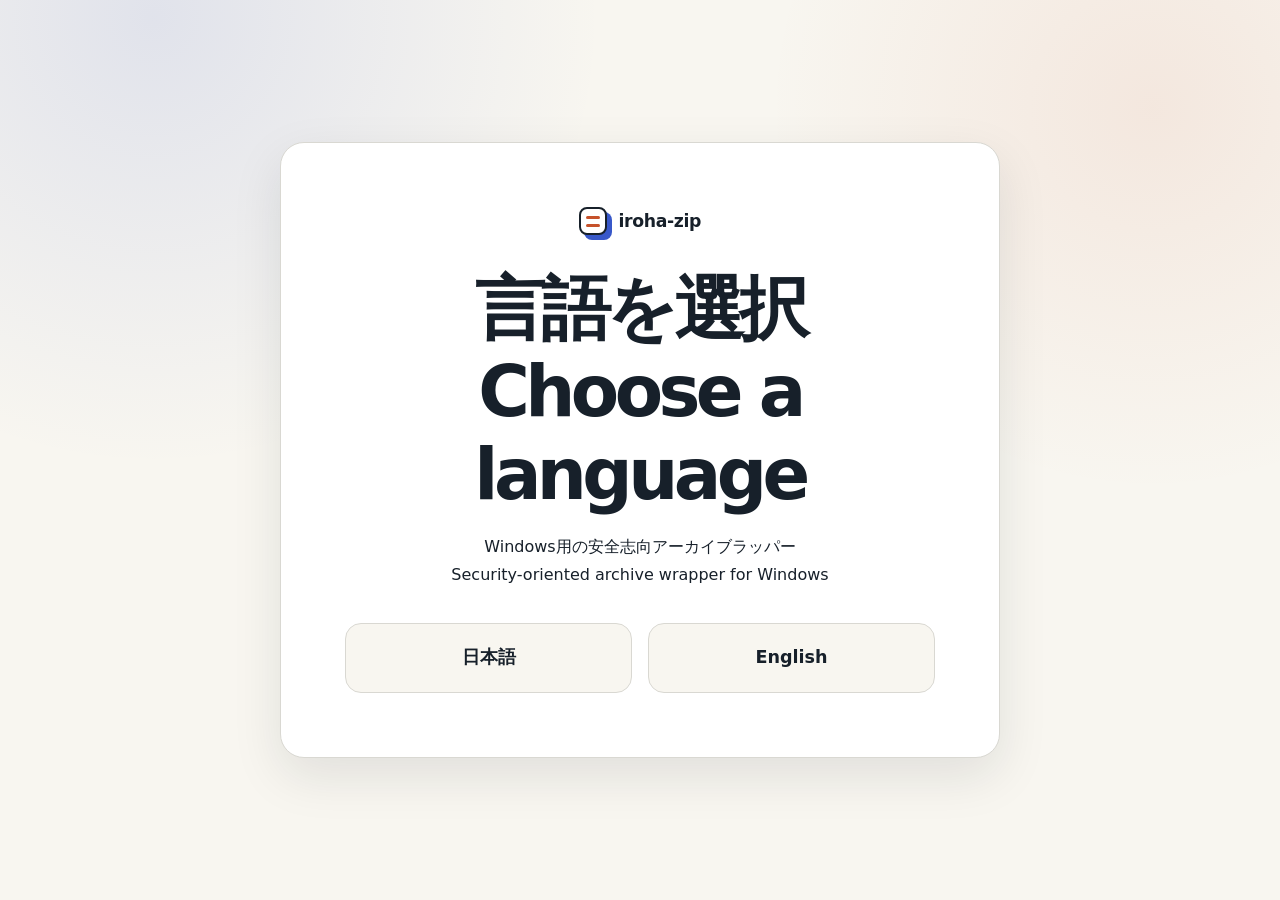
<file: site/index.html>
<!DOCTYPE html>
<html lang="ja">
  <head>
    <meta charset="utf-8">
    <meta http-equiv="Content-Security-Policy" content="default-src 'self'; connect-src 'self' https://api.github.com; img-src 'self' data:; style-src 'self'; script-src 'self'; object-src 'none'; base-uri 'none'; form-action 'none'; upgrade-insecure-requests">
    <meta name="viewport" content="width=device-width, initial-scale=1">
    <meta name="description" content="iroha-zipの日本語または英語サイトを選択 / Choose the iroha-zip website in Japanese or English.">
    <meta name="referrer" content="strict-origin-when-cross-origin">
    <meta name="theme-color" content="#3858c9">
    <title>iroha-zip — Language / 言語</title>
    <link rel="canonical" href="https://hjosugi.github.io/iroha-zip/">
    <link rel="alternate" hreflang="ja" href="https://hjosugi.github.io/iroha-zip/ja/">
    <link rel="alternate" hreflang="en" href="https://hjosugi.github.io/iroha-zip/en/">
    <link rel="alternate" hreflang="x-default" href="https://hjosugi.github.io/iroha-zip/">
    <link rel="icon" href="assets/favicon.svg" type="image/svg+xml">
    <link rel="stylesheet" href="assets/styles.css">
    <script defer src="assets/site.js"></script>
  </head>
  <body data-page="language-gate">
    <main class="language-gate">
      <section class="language-card" aria-labelledby="language-title">
        <a class="brand" href="https://github.com/hjosugi/iroha-zip">
          <span class="brand-mark" aria-hidden="true"></span>
          <span>iroha-zip</span>
        </a>
        <h1 id="language-title">言語を選択<br><span lang="en">Choose a language</span></h1>
        <p>Windows用の安全志向アーカイブラッパー<br><span lang="en">Security-oriented archive wrapper for Windows</span></p>
        <div class="language-options">
          <a class="language-option" href="ja/" hreflang="ja" data-language-choice="ja">日本語</a>
          <a class="language-option" href="en/" hreflang="en" data-language-choice="en" lang="en">English</a>
        </div>
      </section>
    </main>
  </body>
</html>
</file>
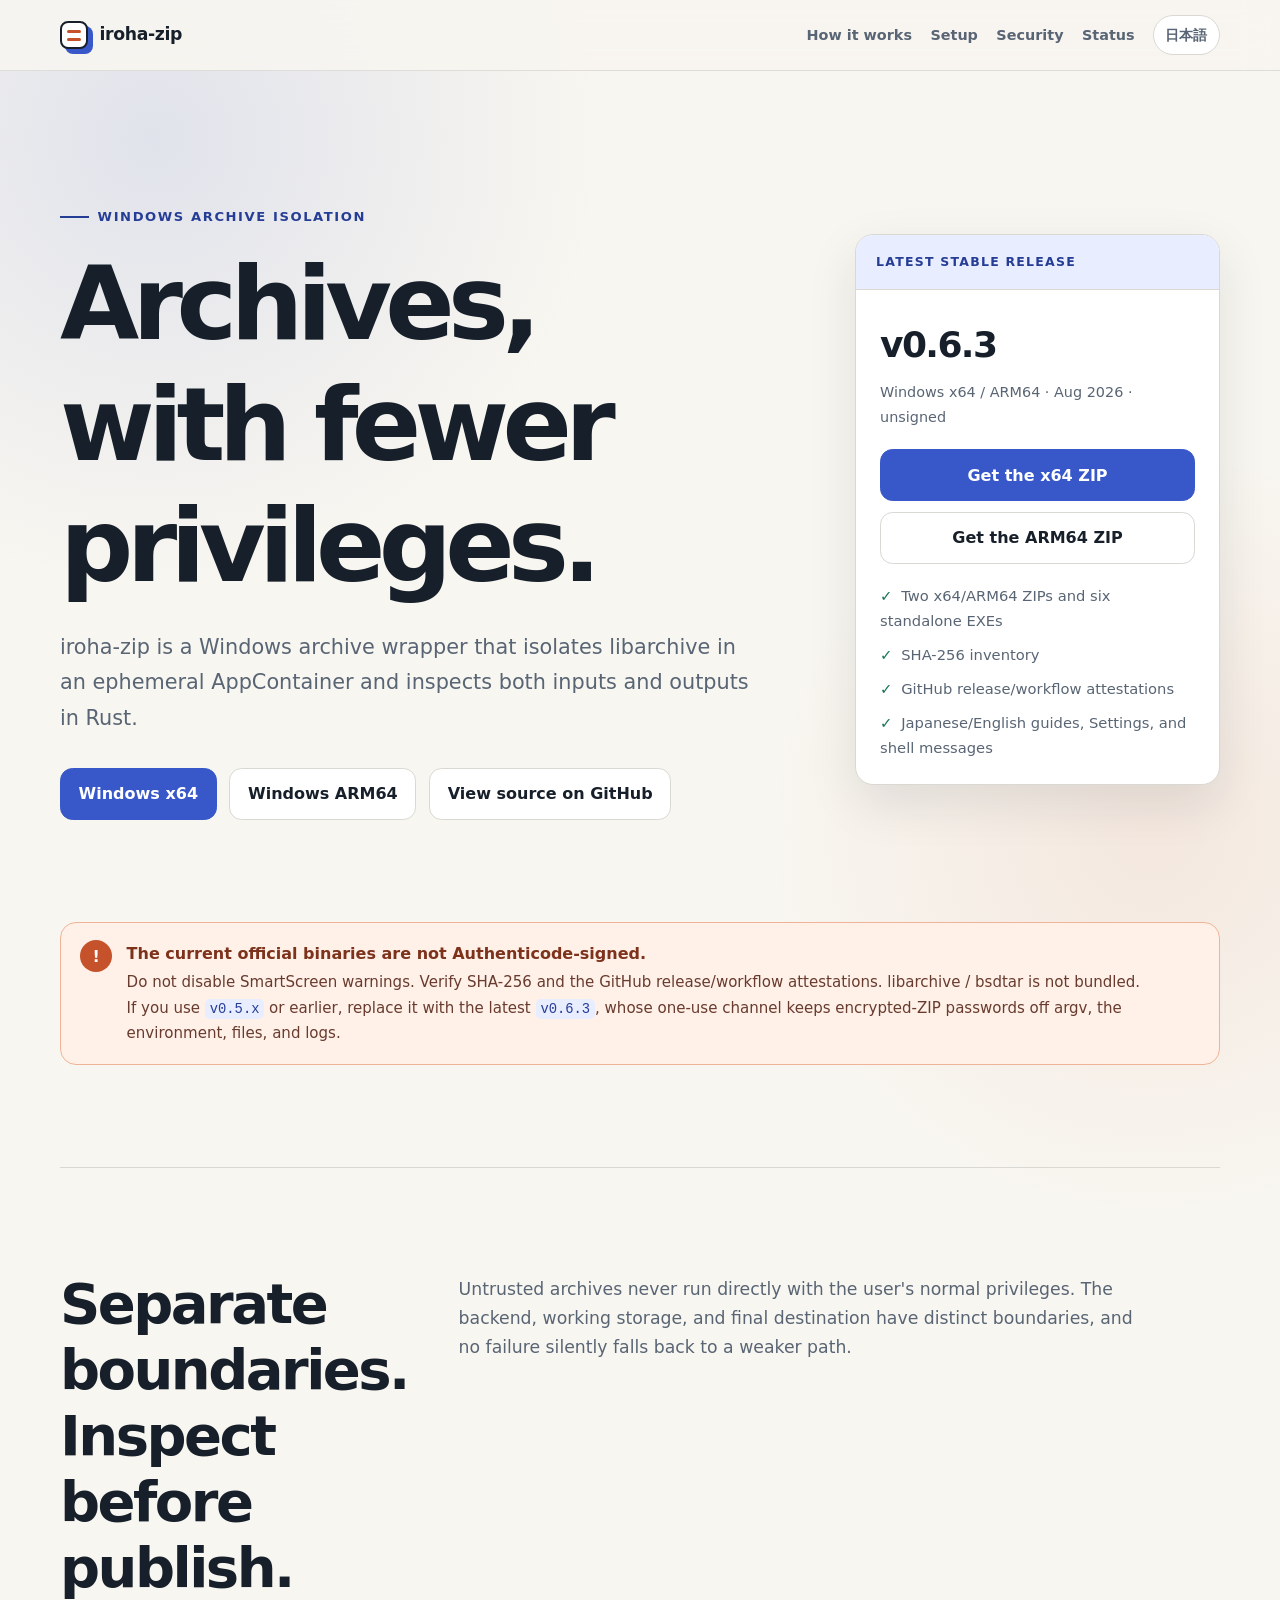
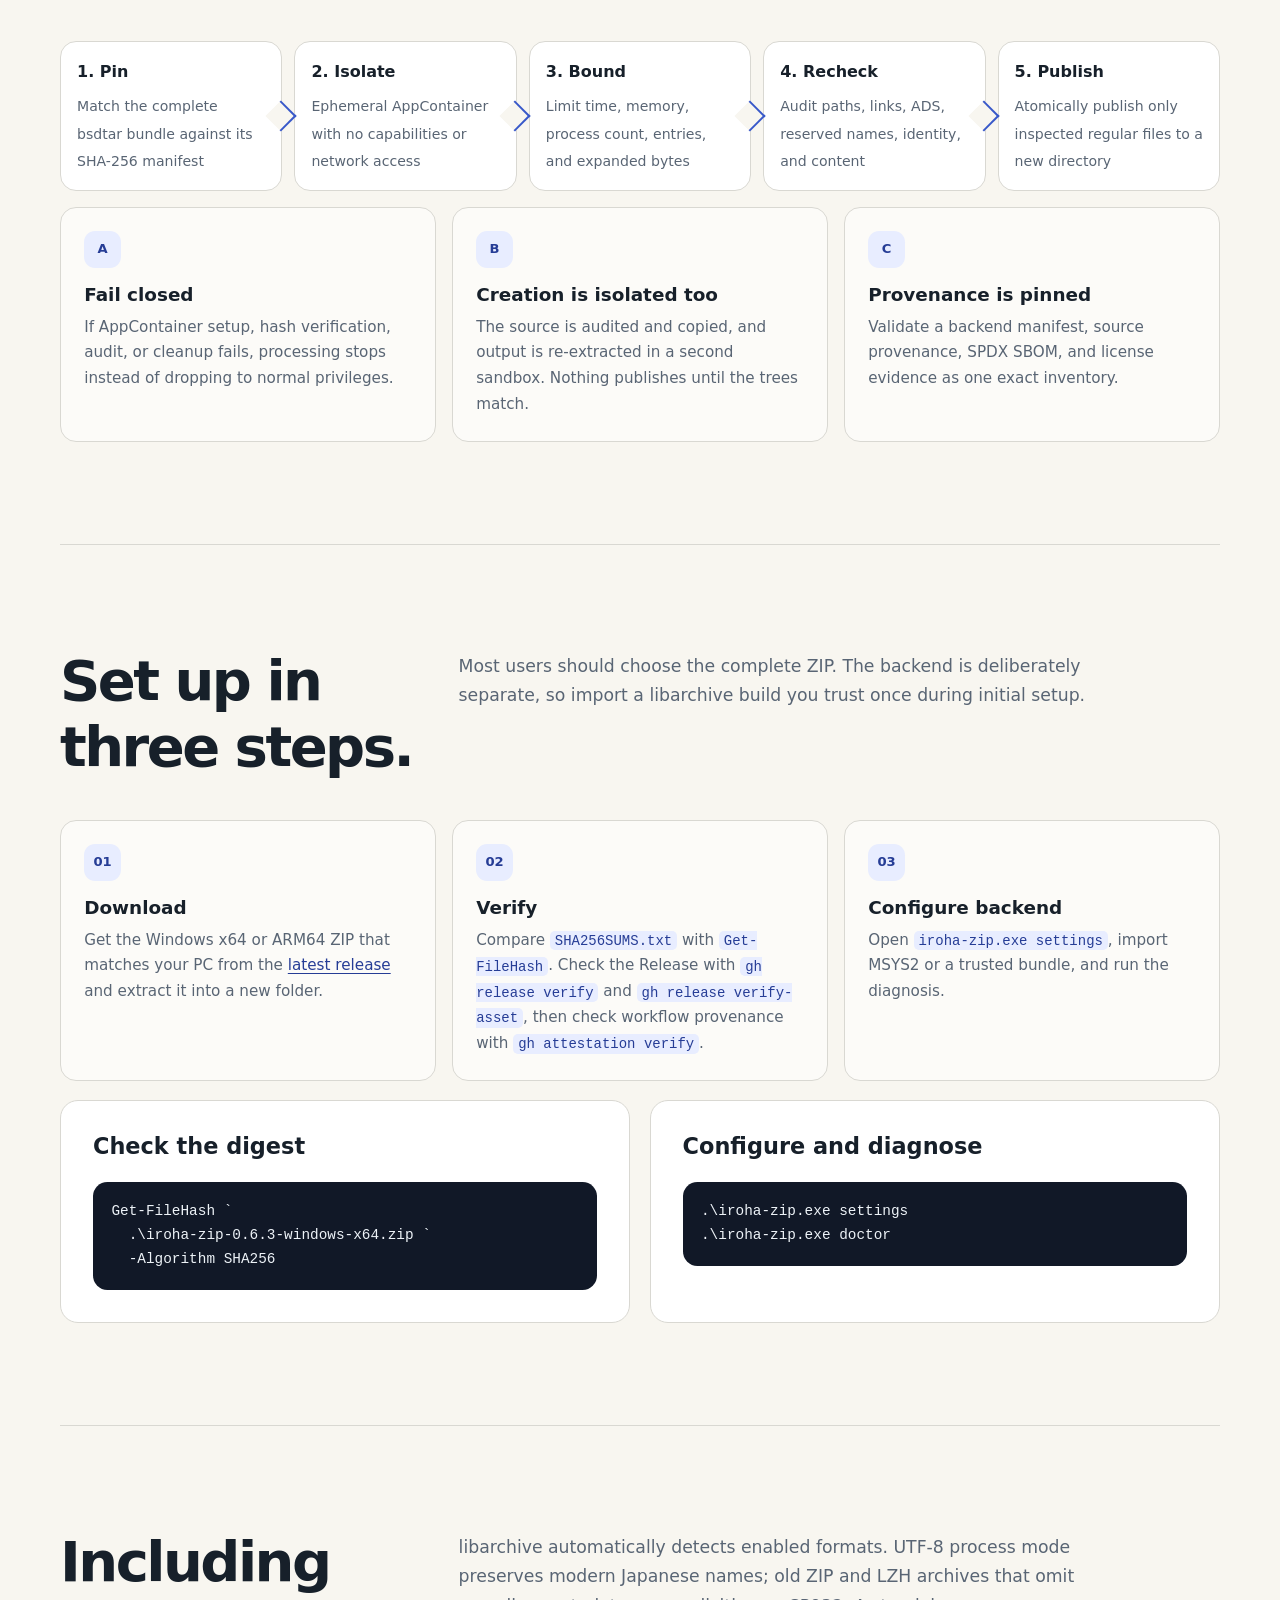
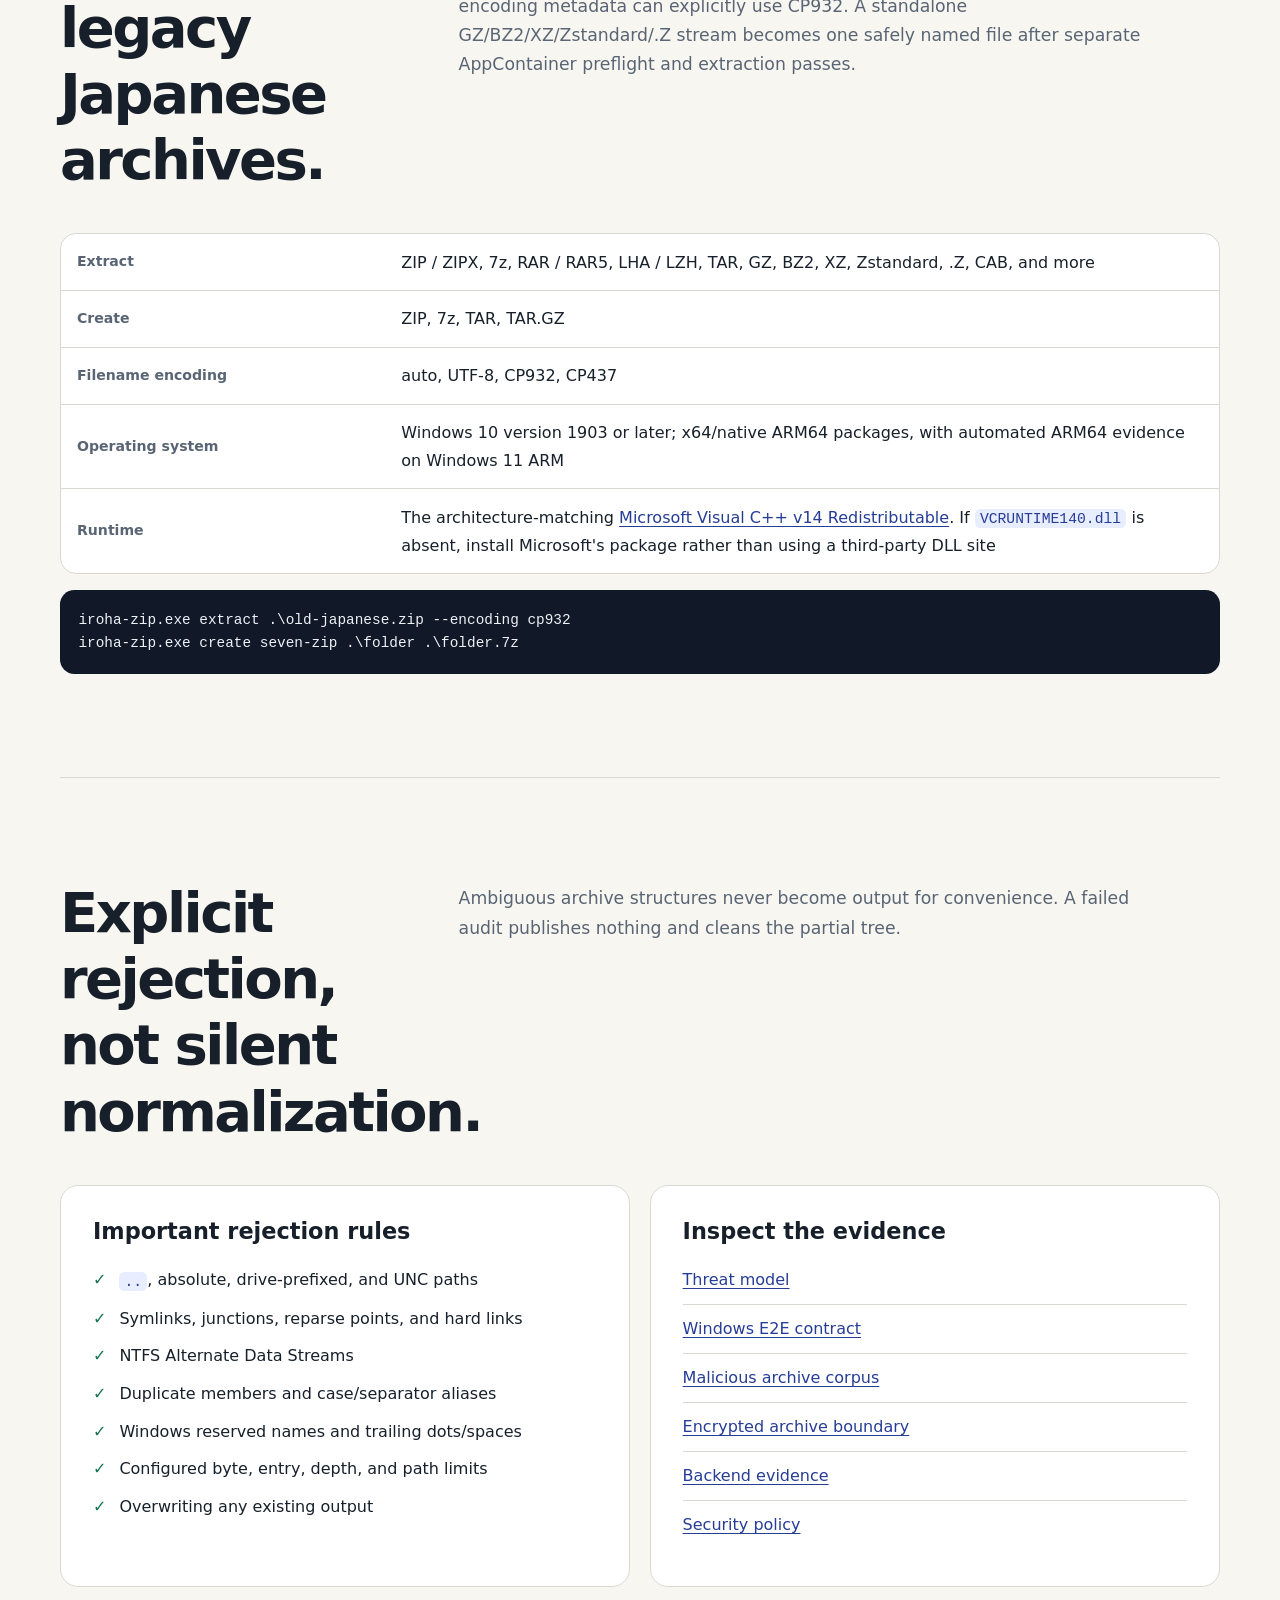
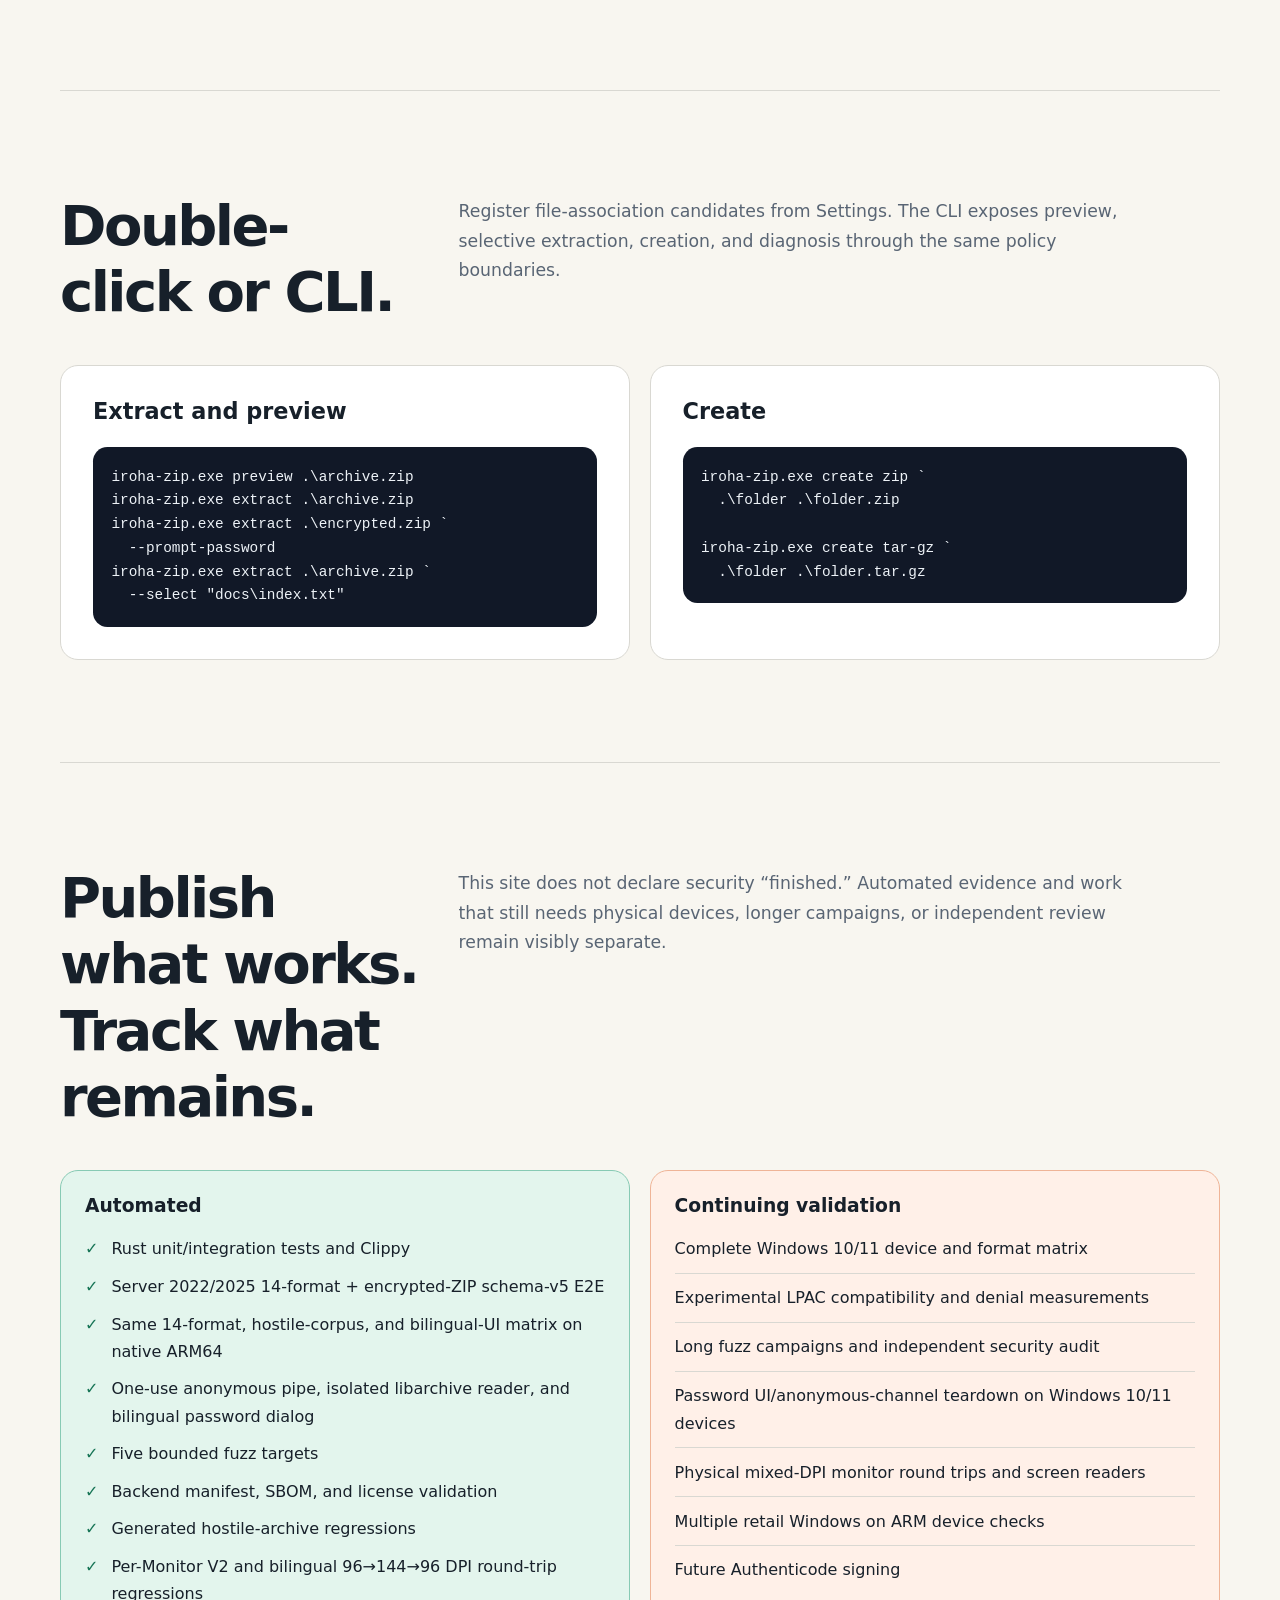
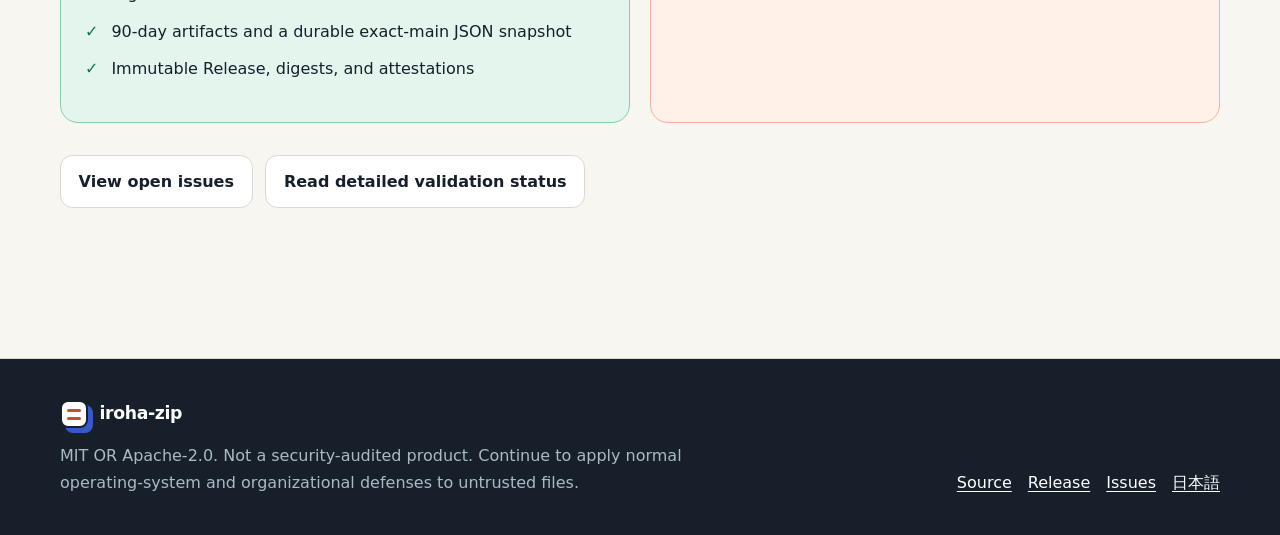
<file: site/en/index.html>
<!DOCTYPE html>
<html lang="en">
  <head>
    <meta charset="utf-8">
    <meta http-equiv="Content-Security-Policy" content="default-src 'self'; connect-src 'self' https://api.github.com; img-src 'self' data:; style-src 'self'; script-src 'self'; object-src 'none'; base-uri 'none'; form-action 'none'; upgrade-insecure-requests">
    <meta name="viewport" content="width=device-width, initial-scale=1">
    <meta name="description" content="iroha-zip — a security-oriented Windows archive wrapper that isolates libarchive in AppContainer.">
    <meta name="referrer" content="strict-origin-when-cross-origin">
    <meta name="theme-color" content="#3858c9">
    <meta property="og:type" content="website">
    <meta property="og:title" content="iroha-zip — archives with fewer privileges">
    <meta property="og:description" content="Inspect inputs and outputs while isolating libarchive in an ephemeral Windows AppContainer.">
    <meta property="og:url" content="https://hjosugi.github.io/iroha-zip/en/">
    <link rel="canonical" href="https://hjosugi.github.io/iroha-zip/en/">
    <link rel="alternate" hreflang="ja" href="https://hjosugi.github.io/iroha-zip/ja/">
    <link rel="alternate" hreflang="en" href="https://hjosugi.github.io/iroha-zip/en/">
    <link rel="alternate" hreflang="x-default" href="https://hjosugi.github.io/iroha-zip/">
    <link rel="icon" href="../assets/favicon.svg" type="image/svg+xml">
    <title>iroha-zip — archives with fewer privileges</title>
    <link rel="stylesheet" href="../assets/styles.css">
    <script defer src="../assets/site.js"></script>
  </head>
  <body>
    <a class="skip-link" href="#main">Skip to content</a>

    <header class="site-header">
      <div class="header-inner">
        <a class="brand" href="./" aria-label="iroha-zip home">
          <span class="brand-mark" aria-hidden="true"></span>
          <span>iroha-zip</span>
        </a>
        <nav class="primary-nav" aria-label="Primary navigation">
          <a href="#how">How it works</a>
          <a href="#setup">Setup</a>
          <a href="#security">Security</a>
          <a href="#status">Status</a>
          <a class="language-link" href="../ja/" hreflang="ja" data-language-choice="ja">日本語</a>
        </nav>
      </div>
    </header>

    <main id="main">
      <section class="hero">
        <div class="section hero-grid">
          <div>
            <p class="eyebrow">Windows archive isolation</p>
            <h1>Archives,<br>with fewer privileges.</h1>
            <p class="hero-copy">
              iroha-zip is a Windows archive wrapper that isolates libarchive in an ephemeral AppContainer and inspects both inputs and outputs in Rust.
            </p>
            <div class="hero-actions">
              <a class="button button-primary" href="https://github.com/hjosugi/iroha-zip/releases/latest" data-download-url="x64">
                Windows x64
              </a>
              <a class="button" href="https://github.com/hjosugi/iroha-zip/releases/latest" data-download-url="arm64">
                Windows ARM64
              </a>
              <a class="button" href="https://github.com/hjosugi/iroha-zip">View source on GitHub</a>
            </div>
          </div>

          <aside class="release-card" aria-label="Latest release">
            <div class="release-card-head">Latest stable release</div>
            <div class="release-card-body">
              <p class="release-version" data-release-version>v0.6.3</p>
              <p class="release-meta">
                Windows x64 / ARM64 · <span data-release-date>Aug 2026</span> · unsigned
              </p>
              <a class="button button-primary" href="https://github.com/hjosugi/iroha-zip/releases/latest" data-download-url="x64">
                <span data-download-label="x64">Get the x64 ZIP</span>
              </a>
              <a class="button" href="https://github.com/hjosugi/iroha-zip/releases/latest" data-download-url="arm64">
                <span data-download-label="arm64">Get the ARM64 ZIP</span>
              </a>
              <ul class="release-list">
                <li>Two x64/ARM64 ZIPs and six standalone EXEs</li>
                <li>SHA-256 inventory</li>
                <li>GitHub release/workflow attestations</li>
                <li>Japanese/English guides, Settings, and shell messages</li>
              </ul>
            </div>
          </aside>
        </div>
      </section>

      <div class="section section-notice">
        <div class="notice" role="note">
          <span class="notice-icon" aria-hidden="true">!</span>
          <div>
            <strong>The current official binaries are not Authenticode-signed.</strong>
            <p>Do not disable SmartScreen warnings. Verify SHA-256 and the GitHub release/workflow attestations. libarchive / bsdtar is not bundled.</p>
            <p>If you use <code>v0.5.x</code> or earlier, replace it with the latest <code>v0.6.3</code>, whose one-use channel keeps encrypted-ZIP passwords off argv, the environment, files, and logs.</p>
          </div>
        </div>
      </div>

      <section class="section" id="how">
        <div class="section-heading">
          <h2>Separate boundaries.<br>Inspect before publish.</h2>
          <p>
            Untrusted archives never run directly with the user's normal privileges. The backend, working storage, and final destination have distinct boundaries, and no failure silently falls back to a weaker path.
          </p>
        </div>

        <ol class="flow" aria-label="Extraction flow">
          <li class="flow-step"><strong>1. Pin</strong><span>Match the complete bsdtar bundle against its SHA-256 manifest</span></li>
          <li class="flow-step"><strong>2. Isolate</strong><span>Ephemeral AppContainer with no capabilities or network access</span></li>
          <li class="flow-step"><strong>3. Bound</strong><span>Limit time, memory, process count, entries, and expanded bytes</span></li>
          <li class="flow-step"><strong>4. Recheck</strong><span>Audit paths, links, ADS, reserved names, identity, and content</span></li>
          <li class="flow-step"><strong>5. Publish</strong><span>Atomically publish only inspected regular files to a new directory</span></li>
        </ol>

        <div class="card-grid card-grid-spaced">
          <article class="card">
            <span class="card-number">A</span>
            <h3>Fail closed</h3>
            <p>If AppContainer setup, hash verification, audit, or cleanup fails, processing stops instead of dropping to normal privileges.</p>
          </article>
          <article class="card">
            <span class="card-number">B</span>
            <h3>Creation is isolated too</h3>
            <p>The source is audited and copied, and output is re-extracted in a second sandbox. Nothing publishes until the trees match.</p>
          </article>
          <article class="card">
            <span class="card-number">C</span>
            <h3>Provenance is pinned</h3>
            <p>Validate a backend manifest, source provenance, SPDX SBOM, and license evidence as one exact inventory.</p>
          </article>
        </div>
      </section>

      <section class="section" id="setup">
        <div class="section-heading">
          <h2>Set up in three steps.</h2>
          <p>Most users should choose the complete ZIP. The backend is deliberately separate, so import a libarchive build you trust once during initial setup.</p>
        </div>

        <div class="card-grid">
          <article class="card">
            <span class="card-number">01</span>
            <h3>Download</h3>
            <p>Get the Windows x64 or ARM64 ZIP that matches your PC from the <a href="https://github.com/hjosugi/iroha-zip/releases/latest" data-release-url>latest release</a> and extract it into a new folder.</p>
          </article>
          <article class="card">
            <span class="card-number">02</span>
            <h3>Verify</h3>
            <p>Compare <code>SHA256SUMS.txt</code> with <code>Get-FileHash</code>. Check the Release with <code>gh release verify</code> and <code>gh release verify-asset</code>, then check workflow provenance with <code>gh attestation verify</code>.</p>
          </article>
          <article class="card">
            <span class="card-number">03</span>
            <h3>Configure backend</h3>
            <p>Open <code>iroha-zip.exe settings</code>, import MSYS2 or a trusted bundle, and run the diagnosis.</p>
          </article>
        </div>

        <div class="two-column two-column-spaced">
          <div class="panel">
            <h3>Check the digest</h3>
            <pre><code>Get-FileHash `
  .\iroha-zip-0.6.3-windows-x64.zip `
  -Algorithm SHA256</code></pre>
          </div>
          <div class="panel">
            <h3>Configure and diagnose</h3>
            <pre><code>.\iroha-zip.exe settings
.\iroha-zip.exe doctor</code></pre>
          </div>
        </div>
      </section>

      <section class="section" id="formats">
        <div class="section-heading">
          <h2>Including legacy Japanese archives.</h2>
          <p>libarchive automatically detects enabled formats. UTF-8 process mode preserves modern Japanese names; old ZIP and LZH archives that omit encoding metadata can explicitly use CP932. A standalone GZ/BZ2/XZ/Zstandard/.Z stream becomes one safely named file after separate AppContainer preflight and extraction passes.</p>
        </div>

        <table class="format-table">
          <tbody>
            <tr><th scope="row">Extract</th><td>ZIP / ZIPX, 7z, RAR / RAR5, LHA / LZH, TAR, GZ, BZ2, XZ, Zstandard, .Z, CAB, and more</td></tr>
            <tr><th scope="row">Create</th><td>ZIP, 7z, TAR, TAR.GZ</td></tr>
            <tr><th scope="row">Filename encoding</th><td>auto, UTF-8, CP932, CP437</td></tr>
            <tr><th scope="row">Operating system</th><td>Windows 10 version 1903 or later; x64/native ARM64 packages, with automated ARM64 evidence on Windows 11 ARM</td></tr>
            <tr><th scope="row">Runtime</th><td>The architecture-matching <a href="https://learn.microsoft.com/en-us/cpp/windows/latest-supported-vc-redist">Microsoft Visual C++ v14 Redistributable</a>. If <code>VCRUNTIME140.dll</code> is absent, install Microsoft's package rather than using a third-party DLL site</td></tr>
          </tbody>
        </table>

        <pre><code>iroha-zip.exe extract .\old-japanese.zip --encoding cp932
iroha-zip.exe create seven-zip .\folder .\folder.7z</code></pre>
      </section>

      <section class="section" id="security">
        <div class="section-heading">
          <h2>Explicit rejection,<br>not silent normalization.</h2>
          <p>Ambiguous archive structures never become output for convenience. A failed audit publishes nothing and cleans the partial tree.</p>
        </div>

        <div class="two-column">
          <div class="panel">
            <h3>Important rejection rules</h3>
            <ul class="check-list">
              <li><code>..</code>, absolute, drive-prefixed, and UNC paths</li>
              <li>Symlinks, junctions, reparse points, and hard links</li>
              <li>NTFS Alternate Data Streams</li>
              <li>Duplicate members and case/separator aliases</li>
              <li>Windows reserved names and trailing dots/spaces</li>
              <li>Configured byte, entry, depth, and path limits</li>
              <li>Overwriting any existing output</li>
            </ul>
          </div>
          <div class="panel">
            <h3>Inspect the evidence</h3>
            <ul class="plain-list">
              <li><a href="https://github.com/hjosugi/iroha-zip/blob/main/docs/THREAT_MODEL.md">Threat model</a></li>
              <li><a href="https://github.com/hjosugi/iroha-zip/blob/main/docs/WINDOWS_E2E.md">Windows E2E contract</a></li>
              <li><a href="https://github.com/hjosugi/iroha-zip/blob/main/docs/MALICIOUS_CORPUS.md">Malicious archive corpus</a></li>
              <li><a href="https://github.com/hjosugi/iroha-zip/blob/main/docs/ENCRYPTED_ARCHIVES.md">Encrypted archive boundary</a></li>
              <li><a href="https://github.com/hjosugi/iroha-zip/blob/main/docs/BACKEND_EVIDENCE.md">Backend evidence</a></li>
              <li><a href="https://github.com/hjosugi/iroha-zip/security">Security policy</a></li>
            </ul>
          </div>
        </div>
      </section>

      <section class="section" id="usage">
        <div class="section-heading">
          <h2>Double-click or CLI.</h2>
          <p>Register file-association candidates from Settings. The CLI exposes preview, selective extraction, creation, and diagnosis through the same policy boundaries.</p>
        </div>

        <div class="two-column">
          <div class="panel">
            <h3>Extract and preview</h3>
            <pre><code>iroha-zip.exe preview .\archive.zip
iroha-zip.exe extract .\archive.zip
iroha-zip.exe extract .\encrypted.zip `
  --prompt-password
iroha-zip.exe extract .\archive.zip `
  --select "docs\index.txt"</code></pre>
          </div>
          <div class="panel">
            <h3>Create</h3>
            <pre><code>iroha-zip.exe create zip `
  .\folder .\folder.zip

iroha-zip.exe create tar-gz `
  .\folder .\folder.tar.gz</code></pre>
          </div>
        </div>
      </section>

      <section class="section" id="status">
        <div class="section-heading">
          <h2>Publish what works.<br>Track what remains.</h2>
          <p>This site does not declare security “finished.” Automated evidence and work that still needs physical devices, longer campaigns, or independent review remain visibly separate.</p>
        </div>

        <div class="status-grid">
          <div class="status-card done">
            <h3>Automated</h3>
            <ul class="check-list">
              <li>Rust unit/integration tests and Clippy</li>
              <li>Server 2022/2025 14-format + encrypted-ZIP schema-v5 E2E</li>
              <li>Same 14-format, hostile-corpus, and bilingual-UI matrix on native ARM64</li>
              <li>One-use anonymous pipe, isolated libarchive reader, and bilingual password dialog</li>
              <li>Five bounded fuzz targets</li>
              <li>Backend manifest, SBOM, and license validation</li>
              <li>Generated hostile-archive regressions</li>
              <li>Per-Monitor V2 and bilingual 96→144→96 DPI round-trip regressions</li>
              <li>90-day artifacts and a durable exact-main JSON snapshot</li>
              <li>Immutable Release, digests, and attestations</li>
            </ul>
          </div>
          <div class="status-card open">
            <h3>Continuing validation</h3>
            <ul class="plain-list">
              <li>Complete Windows 10/11 device and format matrix</li>
              <li>Experimental LPAC compatibility and denial measurements</li>
              <li>Long fuzz campaigns and independent security audit</li>
              <li>Password UI/anonymous-channel teardown on Windows 10/11 devices</li>
              <li>Physical mixed-DPI monitor round trips and screen readers</li>
              <li>Multiple retail Windows on ARM device checks</li>
              <li>Future Authenticode signing</li>
            </ul>
          </div>
        </div>

        <div class="hero-actions">
          <a class="button" href="https://github.com/hjosugi/iroha-zip/issues">View open issues</a>
          <a class="button" href="https://github.com/hjosugi/iroha-zip/blob/main/docs/BUILD_STATUS.md">Read detailed validation status</a>
        </div>
      </section>
    </main>

    <footer class="site-footer">
      <div class="footer-inner">
        <div>
          <a class="brand" href="./">
            <span class="brand-mark" aria-hidden="true"></span><span>iroha-zip</span>
          </a>
          <p>MIT OR Apache-2.0. Not a security-audited product. Continue to apply normal operating-system and organizational defenses to untrusted files.</p>
        </div>
        <nav class="footer-links" aria-label="Footer">
          <a href="https://github.com/hjosugi/iroha-zip">Source</a>
          <a href="https://github.com/hjosugi/iroha-zip/releases/latest" data-release-url>Release</a>
          <a href="https://github.com/hjosugi/iroha-zip/issues">Issues</a>
          <a href="../ja/" hreflang="ja" data-language-choice="ja">日本語</a>
        </nav>
      </div>
    </footer>
  </body>
</html>
</file>
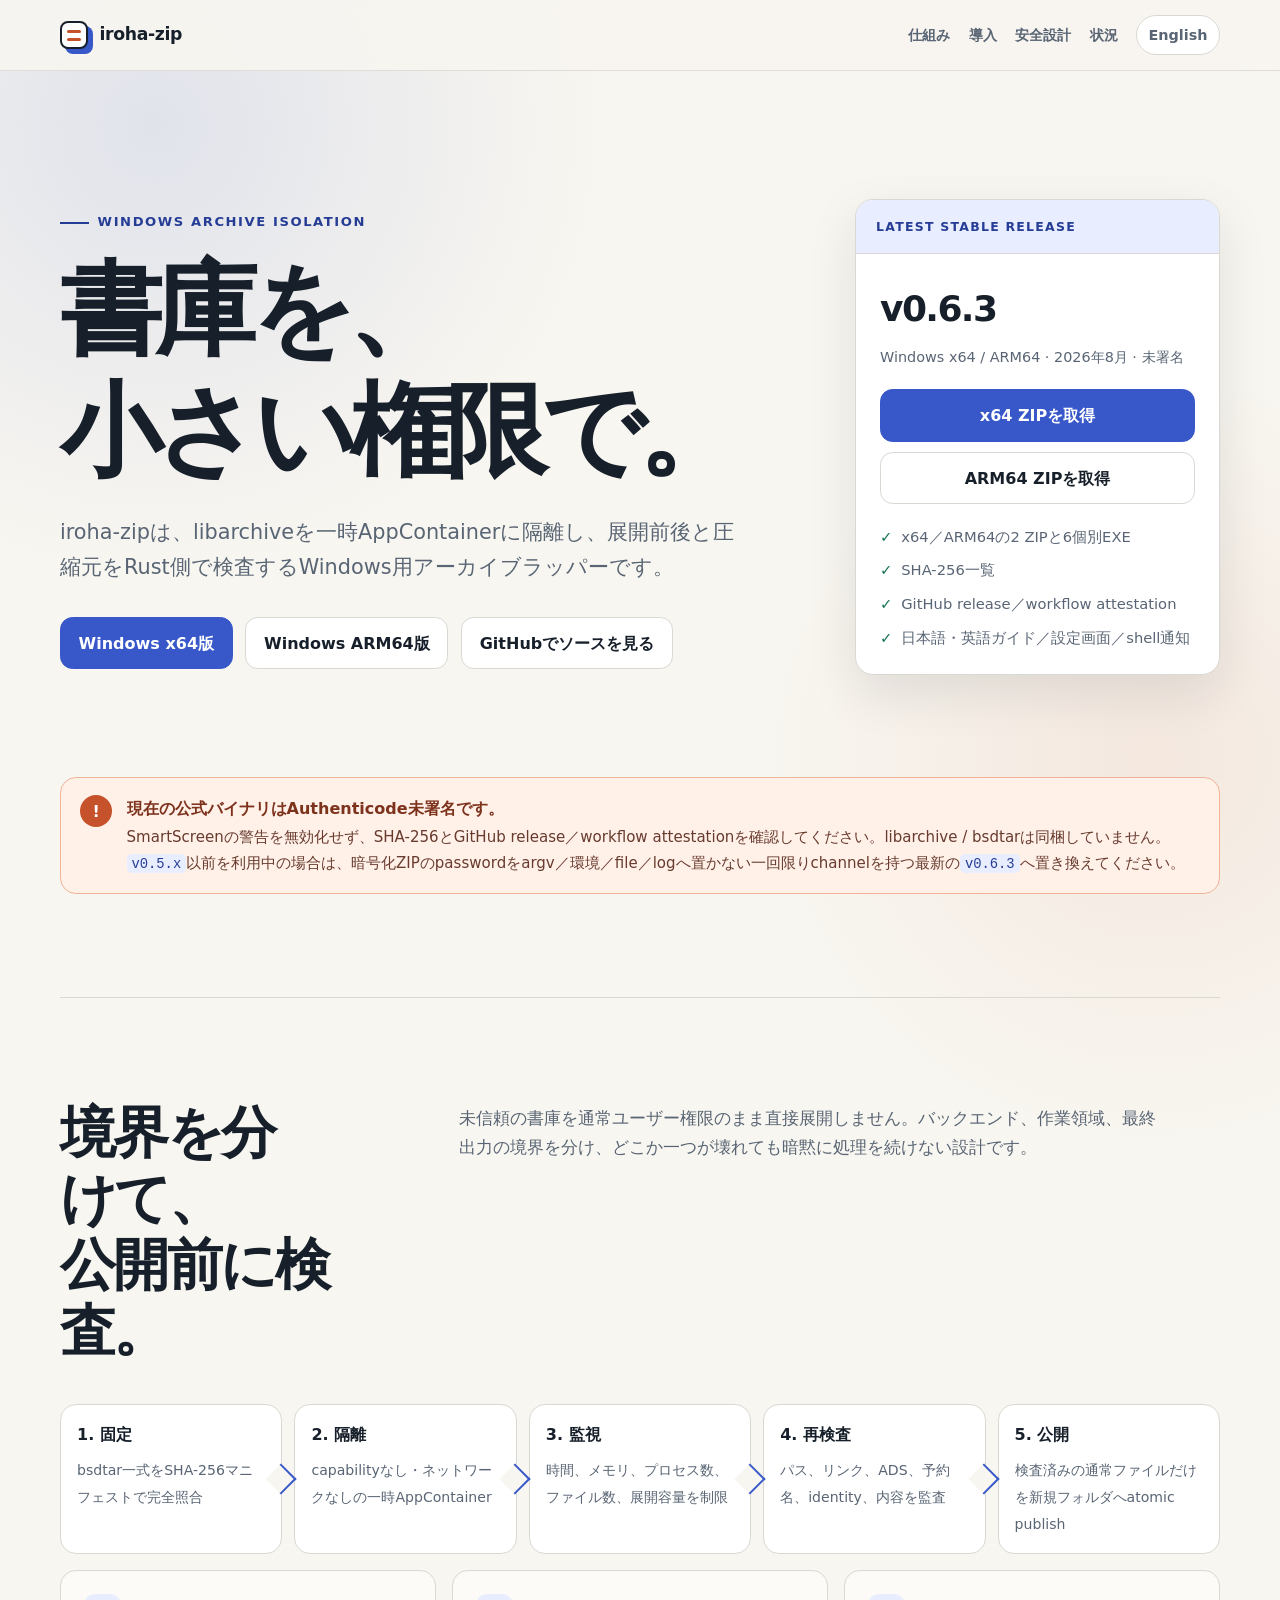
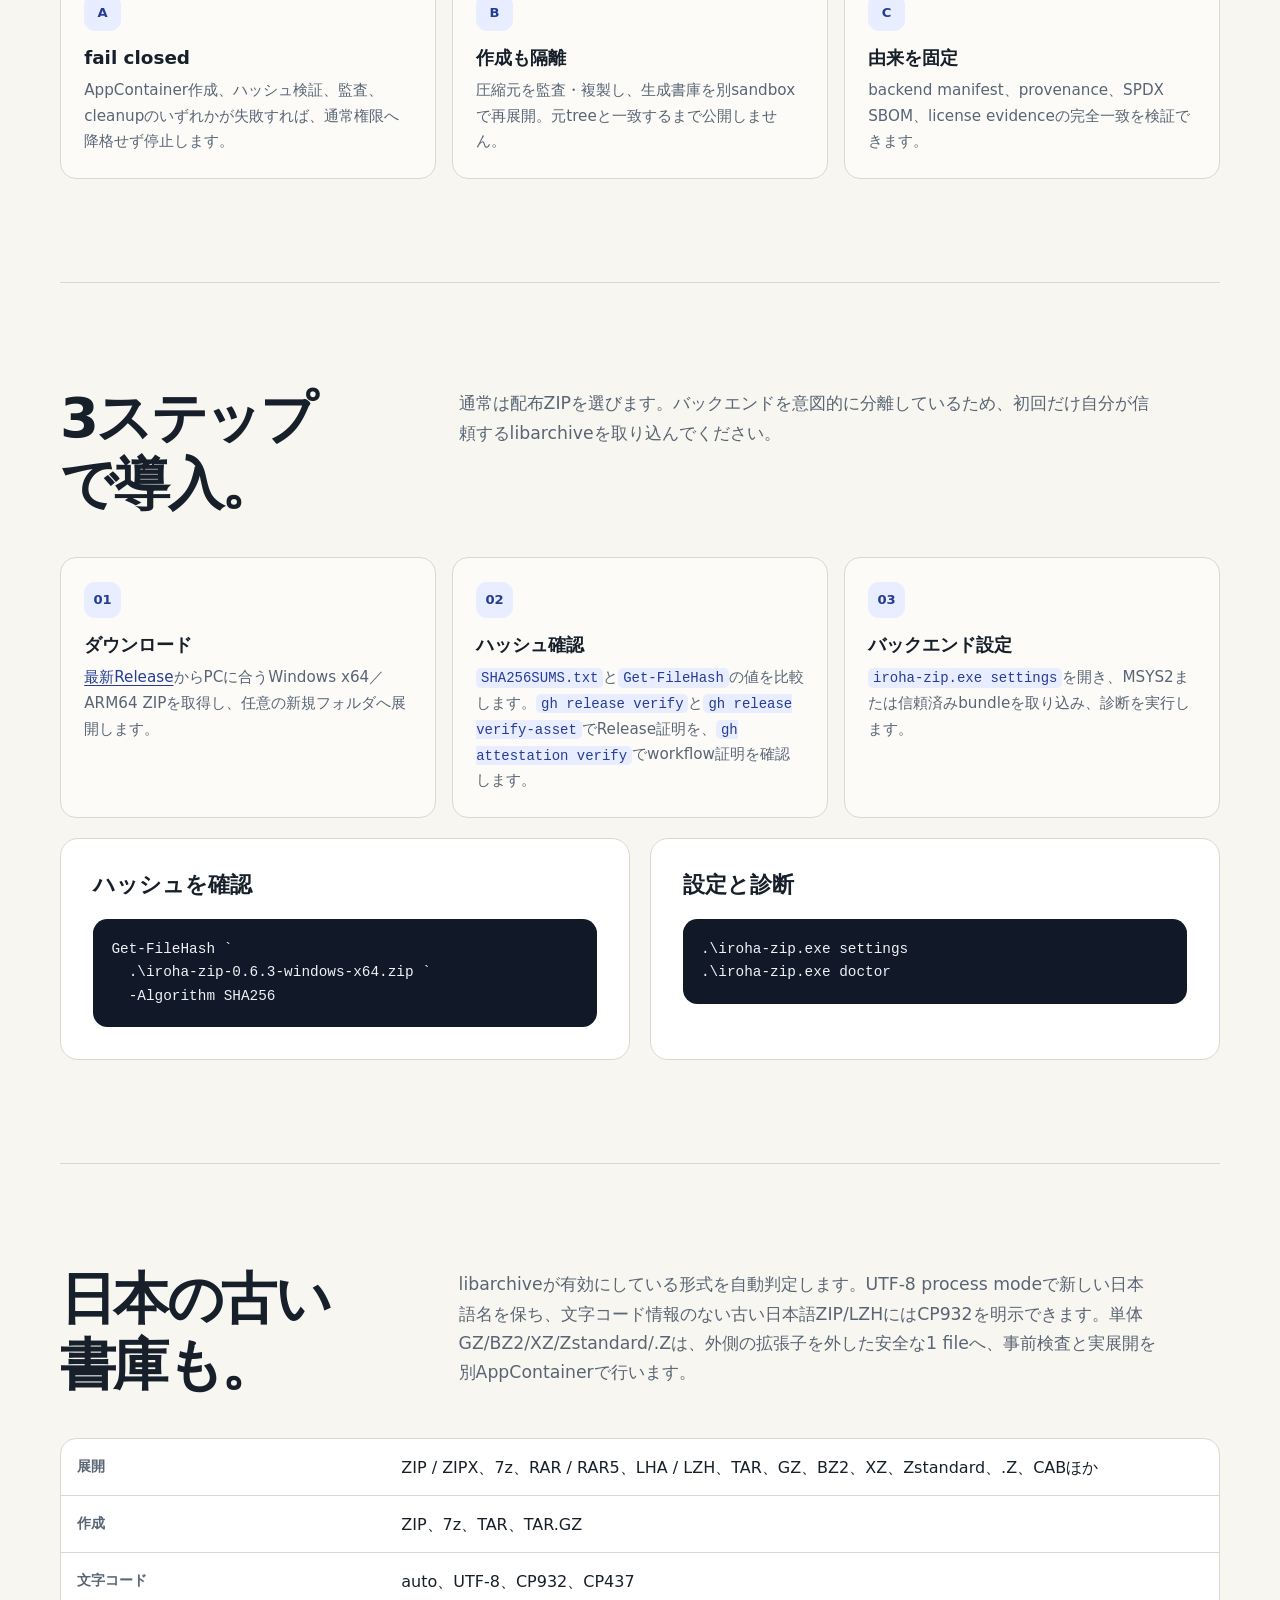
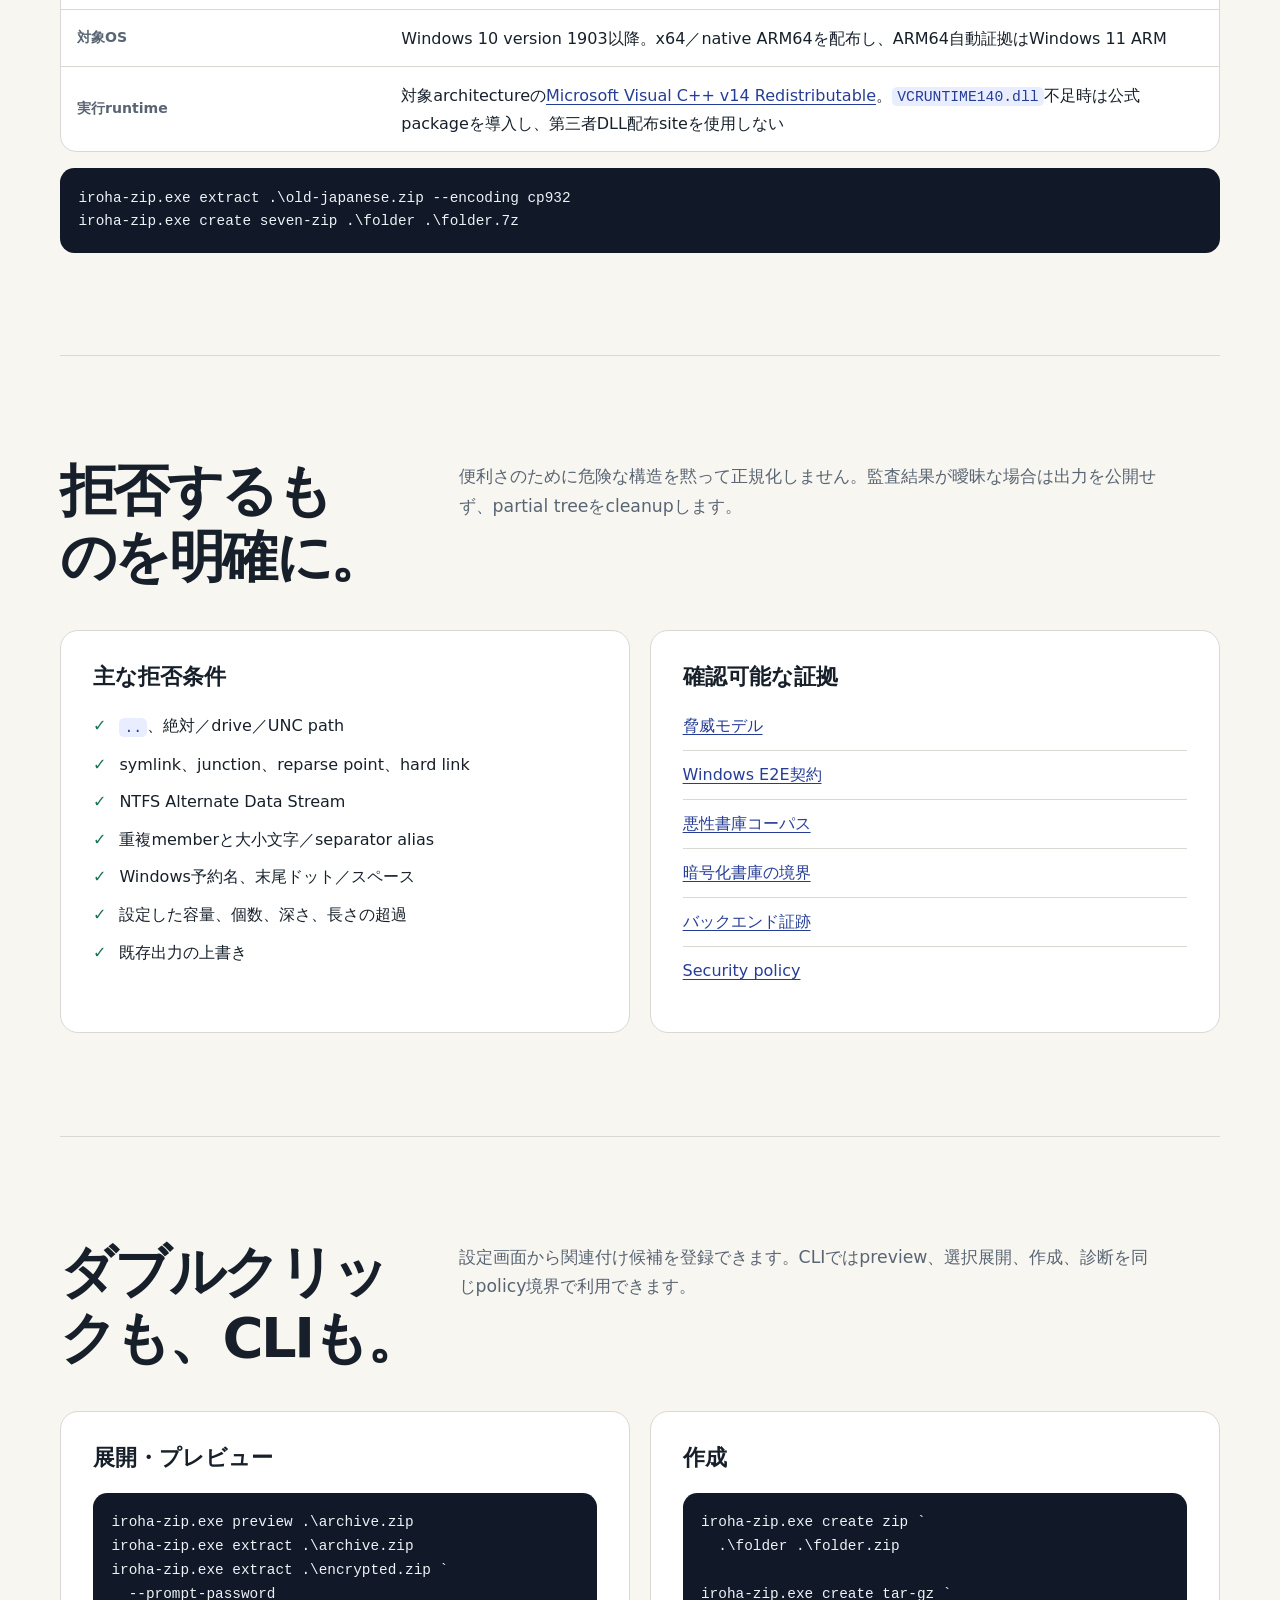
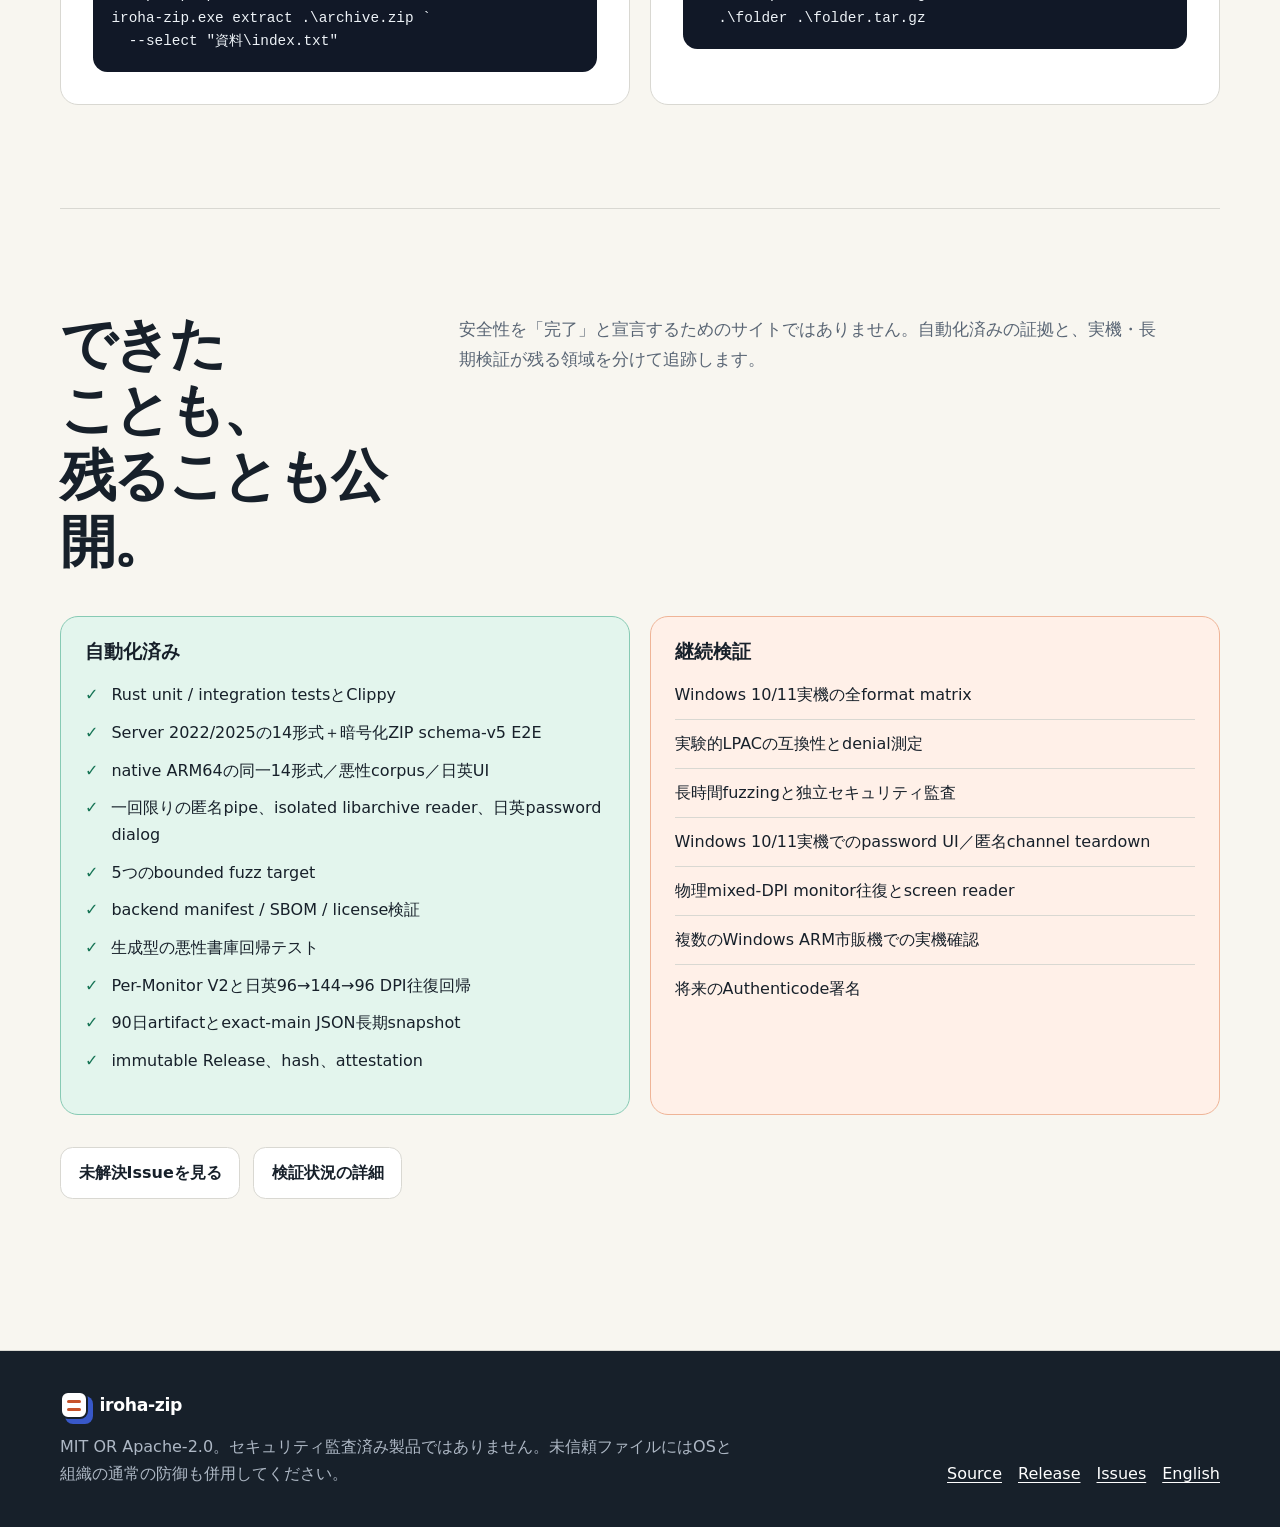
<file: site/ja/index.html>
<!DOCTYPE html>
<html lang="ja">
  <head>
    <meta charset="utf-8">
    <meta http-equiv="Content-Security-Policy" content="default-src 'self'; connect-src 'self' https://api.github.com; img-src 'self' data:; style-src 'self'; script-src 'self'; object-src 'none'; base-uri 'none'; form-action 'none'; upgrade-insecure-requests">
    <meta name="viewport" content="width=device-width, initial-scale=1">
    <meta name="description" content="iroha-zip — AppContainerでlibarchiveを隔離する、Windows向けの安全志向アーカイブラッパー。">
    <meta name="referrer" content="strict-origin-when-cross-origin">
    <meta name="theme-color" content="#3858c9">
    <meta property="og:type" content="website">
    <meta property="og:title" content="iroha-zip — Windowsアーカイブを小さい権限で">
    <meta property="og:description" content="展開前後を検査し、libarchiveを一時AppContainerに隔離するWindows向けツール。">
    <meta property="og:url" content="https://hjosugi.github.io/iroha-zip/ja/">
    <link rel="canonical" href="https://hjosugi.github.io/iroha-zip/ja/">
    <link rel="alternate" hreflang="ja" href="https://hjosugi.github.io/iroha-zip/ja/">
    <link rel="alternate" hreflang="en" href="https://hjosugi.github.io/iroha-zip/en/">
    <link rel="alternate" hreflang="x-default" href="https://hjosugi.github.io/iroha-zip/">
    <link rel="icon" href="../assets/favicon.svg" type="image/svg+xml">
    <title>iroha-zip — Windowsアーカイブを小さい権限で</title>
    <link rel="stylesheet" href="../assets/styles.css">
    <script defer src="../assets/site.js"></script>
  </head>
  <body>
    <a class="skip-link" href="#main">本文へ移動</a>

    <header class="site-header">
      <div class="header-inner">
        <a class="brand" href="./" aria-label="iroha-zip ホーム">
          <span class="brand-mark" aria-hidden="true"></span>
          <span>iroha-zip</span>
        </a>
        <nav class="primary-nav" aria-label="メインナビゲーション">
          <a href="#how">仕組み</a>
          <a href="#setup">導入</a>
          <a href="#security">安全設計</a>
          <a href="#status">状況</a>
          <a class="language-link" href="../en/" hreflang="en" data-language-choice="en">English</a>
        </nav>
      </div>
    </header>

    <main id="main">
      <section class="hero">
        <div class="section hero-grid">
          <div>
            <p class="eyebrow">Windows archive isolation</p>
            <h1>書庫を、<br>小さい権限で。</h1>
            <p class="hero-copy">
              iroha-zipは、libarchiveを一時AppContainerに隔離し、展開前後と圧縮元をRust側で検査するWindows用アーカイブラッパーです。
            </p>
            <div class="hero-actions">
              <a class="button button-primary" href="https://github.com/hjosugi/iroha-zip/releases/latest" data-download-url="x64">
                Windows x64版
              </a>
              <a class="button" href="https://github.com/hjosugi/iroha-zip/releases/latest" data-download-url="arm64">
                Windows ARM64版
              </a>
              <a class="button" href="https://github.com/hjosugi/iroha-zip">GitHubでソースを見る</a>
            </div>
          </div>

          <aside class="release-card" aria-label="最新リリース">
            <div class="release-card-head">Latest stable release</div>
            <div class="release-card-body">
              <p class="release-version" data-release-version>v0.6.3</p>
              <p class="release-meta">
                Windows x64 / ARM64 · <span data-release-date>2026年8月</span> · 未署名
              </p>
              <a class="button button-primary" href="https://github.com/hjosugi/iroha-zip/releases/latest" data-download-url="x64">
                <span data-download-label="x64">x64 ZIPを取得</span>
              </a>
              <a class="button" href="https://github.com/hjosugi/iroha-zip/releases/latest" data-download-url="arm64">
                <span data-download-label="arm64">ARM64 ZIPを取得</span>
              </a>
              <ul class="release-list">
                <li>x64／ARM64の2 ZIPと6個別EXE</li>
                <li>SHA-256一覧</li>
                <li>GitHub release／workflow attestation</li>
                <li>日本語・英語ガイド／設定画面／shell通知</li>
              </ul>
            </div>
          </aside>
        </div>
      </section>

      <div class="section section-notice">
        <div class="notice" role="note">
          <span class="notice-icon" aria-hidden="true">!</span>
          <div>
            <strong>現在の公式バイナリはAuthenticode未署名です。</strong>
            <p>SmartScreenの警告を無効化せず、SHA-256とGitHub release／workflow attestationを確認してください。libarchive / bsdtarは同梱していません。</p>
            <p><code>v0.5.x</code>以前を利用中の場合は、暗号化ZIPのpasswordをargv／環境／file／logへ置かない一回限りchannelを持つ最新の<code>v0.6.3</code>へ置き換えてください。</p>
          </div>
        </div>
      </div>

      <section class="section" id="how">
        <div class="section-heading">
          <h2>境界を分けて、<br>公開前に検査。</h2>
          <p>
            未信頼の書庫を通常ユーザー権限のまま直接展開しません。バックエンド、作業領域、最終出力の境界を分け、どこか一つが壊れても暗黙に処理を続けない設計です。
          </p>
        </div>

        <ol class="flow" aria-label="展開処理の流れ">
          <li class="flow-step"><strong>1. 固定</strong><span>bsdtar一式をSHA-256マニフェストで完全照合</span></li>
          <li class="flow-step"><strong>2. 隔離</strong><span>capabilityなし・ネットワークなしの一時AppContainer</span></li>
          <li class="flow-step"><strong>3. 監視</strong><span>時間、メモリ、プロセス数、ファイル数、展開容量を制限</span></li>
          <li class="flow-step"><strong>4. 再検査</strong><span>パス、リンク、ADS、予約名、identity、内容を監査</span></li>
          <li class="flow-step"><strong>5. 公開</strong><span>検査済みの通常ファイルだけを新規フォルダへatomic publish</span></li>
        </ol>

        <div class="card-grid card-grid-spaced">
          <article class="card">
            <span class="card-number">A</span>
            <h3>fail closed</h3>
            <p>AppContainer作成、ハッシュ検証、監査、cleanupのいずれかが失敗すれば、通常権限へ降格せず停止します。</p>
          </article>
          <article class="card">
            <span class="card-number">B</span>
            <h3>作成も隔離</h3>
            <p>圧縮元を監査・複製し、生成書庫を別sandboxで再展開。元treeと一致するまで公開しません。</p>
          </article>
          <article class="card">
            <span class="card-number">C</span>
            <h3>由来を固定</h3>
            <p>backend manifest、provenance、SPDX SBOM、license evidenceの完全一致を検証できます。</p>
          </article>
        </div>
      </section>

      <section class="section" id="setup">
        <div class="section-heading">
          <h2>3ステップで導入。</h2>
          <p>通常は配布ZIPを選びます。バックエンドを意図的に分離しているため、初回だけ自分が信頼するlibarchiveを取り込んでください。</p>
        </div>

        <div class="card-grid">
          <article class="card">
            <span class="card-number">01</span>
            <h3>ダウンロード</h3>
            <p><a href="https://github.com/hjosugi/iroha-zip/releases/latest" data-release-url>最新Release</a>からPCに合うWindows x64／ARM64 ZIPを取得し、任意の新規フォルダへ展開します。</p>
          </article>
          <article class="card">
            <span class="card-number">02</span>
            <h3>ハッシュ確認</h3>
            <p><code>SHA256SUMS.txt</code>と<code>Get-FileHash</code>の値を比較します。<code>gh release verify</code>と<code>gh release verify-asset</code>でRelease証明を、<code>gh attestation verify</code>でworkflow証明を確認します。</p>
          </article>
          <article class="card">
            <span class="card-number">03</span>
            <h3>バックエンド設定</h3>
            <p><code>iroha-zip.exe settings</code>を開き、MSYS2または信頼済みbundleを取り込み、診断を実行します。</p>
          </article>
        </div>

        <div class="two-column two-column-spaced">
          <div class="panel">
            <h3>ハッシュを確認</h3>
            <pre><code>Get-FileHash `
  .\iroha-zip-0.6.3-windows-x64.zip `
  -Algorithm SHA256</code></pre>
          </div>
          <div class="panel">
            <h3>設定と診断</h3>
            <pre><code>.\iroha-zip.exe settings
.\iroha-zip.exe doctor</code></pre>
          </div>
        </div>
      </section>

      <section class="section" id="formats">
        <div class="section-heading">
          <h2>日本の古い書庫も。</h2>
          <p>libarchiveが有効にしている形式を自動判定します。UTF-8 process modeで新しい日本語名を保ち、文字コード情報のない古い日本語ZIP/LZHにはCP932を明示できます。単体GZ/BZ2/XZ/Zstandard/.Zは、外側の拡張子を外した安全な1 fileへ、事前検査と実展開を別AppContainerで行います。</p>
        </div>

        <table class="format-table">
          <tbody>
            <tr><th scope="row">展開</th><td>ZIP / ZIPX、7z、RAR / RAR5、LHA / LZH、TAR、GZ、BZ2、XZ、Zstandard、.Z、CABほか</td></tr>
            <tr><th scope="row">作成</th><td>ZIP、7z、TAR、TAR.GZ</td></tr>
            <tr><th scope="row">文字コード</th><td>auto、UTF-8、CP932、CP437</td></tr>
            <tr><th scope="row">対象OS</th><td>Windows 10 version 1903以降。x64／native ARM64を配布し、ARM64自動証拠はWindows 11 ARM</td></tr>
            <tr><th scope="row">実行runtime</th><td>対象architectureの<a href="https://learn.microsoft.com/en-us/cpp/windows/latest-supported-vc-redist">Microsoft Visual C++ v14 Redistributable</a>。<code>VCRUNTIME140.dll</code>不足時は公式packageを導入し、第三者DLL配布siteを使用しない</td></tr>
          </tbody>
        </table>

        <pre><code>iroha-zip.exe extract .\old-japanese.zip --encoding cp932
iroha-zip.exe create seven-zip .\folder .\folder.7z</code></pre>
      </section>

      <section class="section" id="security">
        <div class="section-heading">
          <h2>拒否するものを明確に。</h2>
          <p>便利さのために危険な構造を黙って正規化しません。監査結果が曖昧な場合は出力を公開せず、partial treeをcleanupします。</p>
        </div>

        <div class="two-column">
          <div class="panel">
            <h3>主な拒否条件</h3>
            <ul class="check-list">
              <li><code>..</code>、絶対／drive／UNC path</li>
              <li>symlink、junction、reparse point、hard link</li>
              <li>NTFS Alternate Data Stream</li>
              <li>重複memberと大小文字／separator alias</li>
              <li>Windows予約名、末尾ドット／スペース</li>
              <li>設定した容量、個数、深さ、長さの超過</li>
              <li>既存出力の上書き</li>
            </ul>
          </div>
          <div class="panel">
            <h3>確認可能な証拠</h3>
            <ul class="plain-list">
              <li><a href="https://github.com/hjosugi/iroha-zip/blob/main/docs/THREAT_MODEL.md">脅威モデル</a></li>
              <li><a href="https://github.com/hjosugi/iroha-zip/blob/main/docs/WINDOWS_E2E.md">Windows E2E契約</a></li>
              <li><a href="https://github.com/hjosugi/iroha-zip/blob/main/docs/MALICIOUS_CORPUS.md">悪性書庫コーパス</a></li>
              <li><a href="https://github.com/hjosugi/iroha-zip/blob/main/docs/ENCRYPTED_ARCHIVES.md">暗号化書庫の境界</a></li>
              <li><a href="https://github.com/hjosugi/iroha-zip/blob/main/docs/BACKEND_EVIDENCE.md">バックエンド証跡</a></li>
              <li><a href="https://github.com/hjosugi/iroha-zip/security">Security policy</a></li>
            </ul>
          </div>
        </div>
      </section>

      <section class="section" id="usage">
        <div class="section-heading">
          <h2>ダブルクリックも、CLIも。</h2>
          <p>設定画面から関連付け候補を登録できます。CLIではpreview、選択展開、作成、診断を同じpolicy境界で利用できます。</p>
        </div>

        <div class="two-column">
          <div class="panel">
            <h3>展開・プレビュー</h3>
            <pre><code>iroha-zip.exe preview .\archive.zip
iroha-zip.exe extract .\archive.zip
iroha-zip.exe extract .\encrypted.zip `
  --prompt-password
iroha-zip.exe extract .\archive.zip `
  --select "資料\index.txt"</code></pre>
          </div>
          <div class="panel">
            <h3>作成</h3>
            <pre><code>iroha-zip.exe create zip `
  .\folder .\folder.zip

iroha-zip.exe create tar-gz `
  .\folder .\folder.tar.gz</code></pre>
          </div>
        </div>
      </section>

      <section class="section" id="status">
        <div class="section-heading">
          <h2>できたことも、<br>残ることも公開。</h2>
          <p>安全性を「完了」と宣言するためのサイトではありません。自動化済みの証拠と、実機・長期検証が残る領域を分けて追跡します。</p>
        </div>

        <div class="status-grid">
          <div class="status-card done">
            <h3>自動化済み</h3>
            <ul class="check-list">
              <li>Rust unit / integration testsとClippy</li>
              <li>Server 2022/2025の14形式＋暗号化ZIP schema-v5 E2E</li>
              <li>native ARM64の同一14形式／悪性corpus／日英UI</li>
              <li>一回限りの匿名pipe、isolated libarchive reader、日英password dialog</li>
              <li>5つのbounded fuzz target</li>
              <li>backend manifest / SBOM / license検証</li>
              <li>生成型の悪性書庫回帰テスト</li>
              <li>Per-Monitor V2と日英96→144→96 DPI往復回帰</li>
              <li>90日artifactとexact-main JSON長期snapshot</li>
              <li>immutable Release、hash、attestation</li>
            </ul>
          </div>
          <div class="status-card open">
            <h3>継続検証</h3>
            <ul class="plain-list">
              <li>Windows 10/11実機の全format matrix</li>
              <li>実験的LPACの互換性とdenial測定</li>
              <li>長時間fuzzingと独立セキュリティ監査</li>
              <li>Windows 10/11実機でのpassword UI／匿名channel teardown</li>
              <li>物理mixed-DPI monitor往復とscreen reader</li>
              <li>複数のWindows ARM市販機での実機確認</li>
              <li>将来のAuthenticode署名</li>
            </ul>
          </div>
        </div>

        <div class="hero-actions">
          <a class="button" href="https://github.com/hjosugi/iroha-zip/issues">未解決Issueを見る</a>
          <a class="button" href="https://github.com/hjosugi/iroha-zip/blob/main/docs/BUILD_STATUS.md">検証状況の詳細</a>
        </div>
      </section>
    </main>

    <footer class="site-footer">
      <div class="footer-inner">
        <div>
          <a class="brand" href="./">
            <span class="brand-mark" aria-hidden="true"></span><span>iroha-zip</span>
          </a>
          <p>MIT OR Apache-2.0。セキュリティ監査済み製品ではありません。未信頼ファイルにはOSと組織の通常の防御も併用してください。</p>
        </div>
        <nav class="footer-links" aria-label="フッター">
          <a href="https://github.com/hjosugi/iroha-zip">Source</a>
          <a href="https://github.com/hjosugi/iroha-zip/releases/latest" data-release-url>Release</a>
          <a href="https://github.com/hjosugi/iroha-zip/issues">Issues</a>
          <a href="../en/" hreflang="en" data-language-choice="en">English</a>
        </nav>
      </div>
    </footer>
  </body>
</html>
</file>
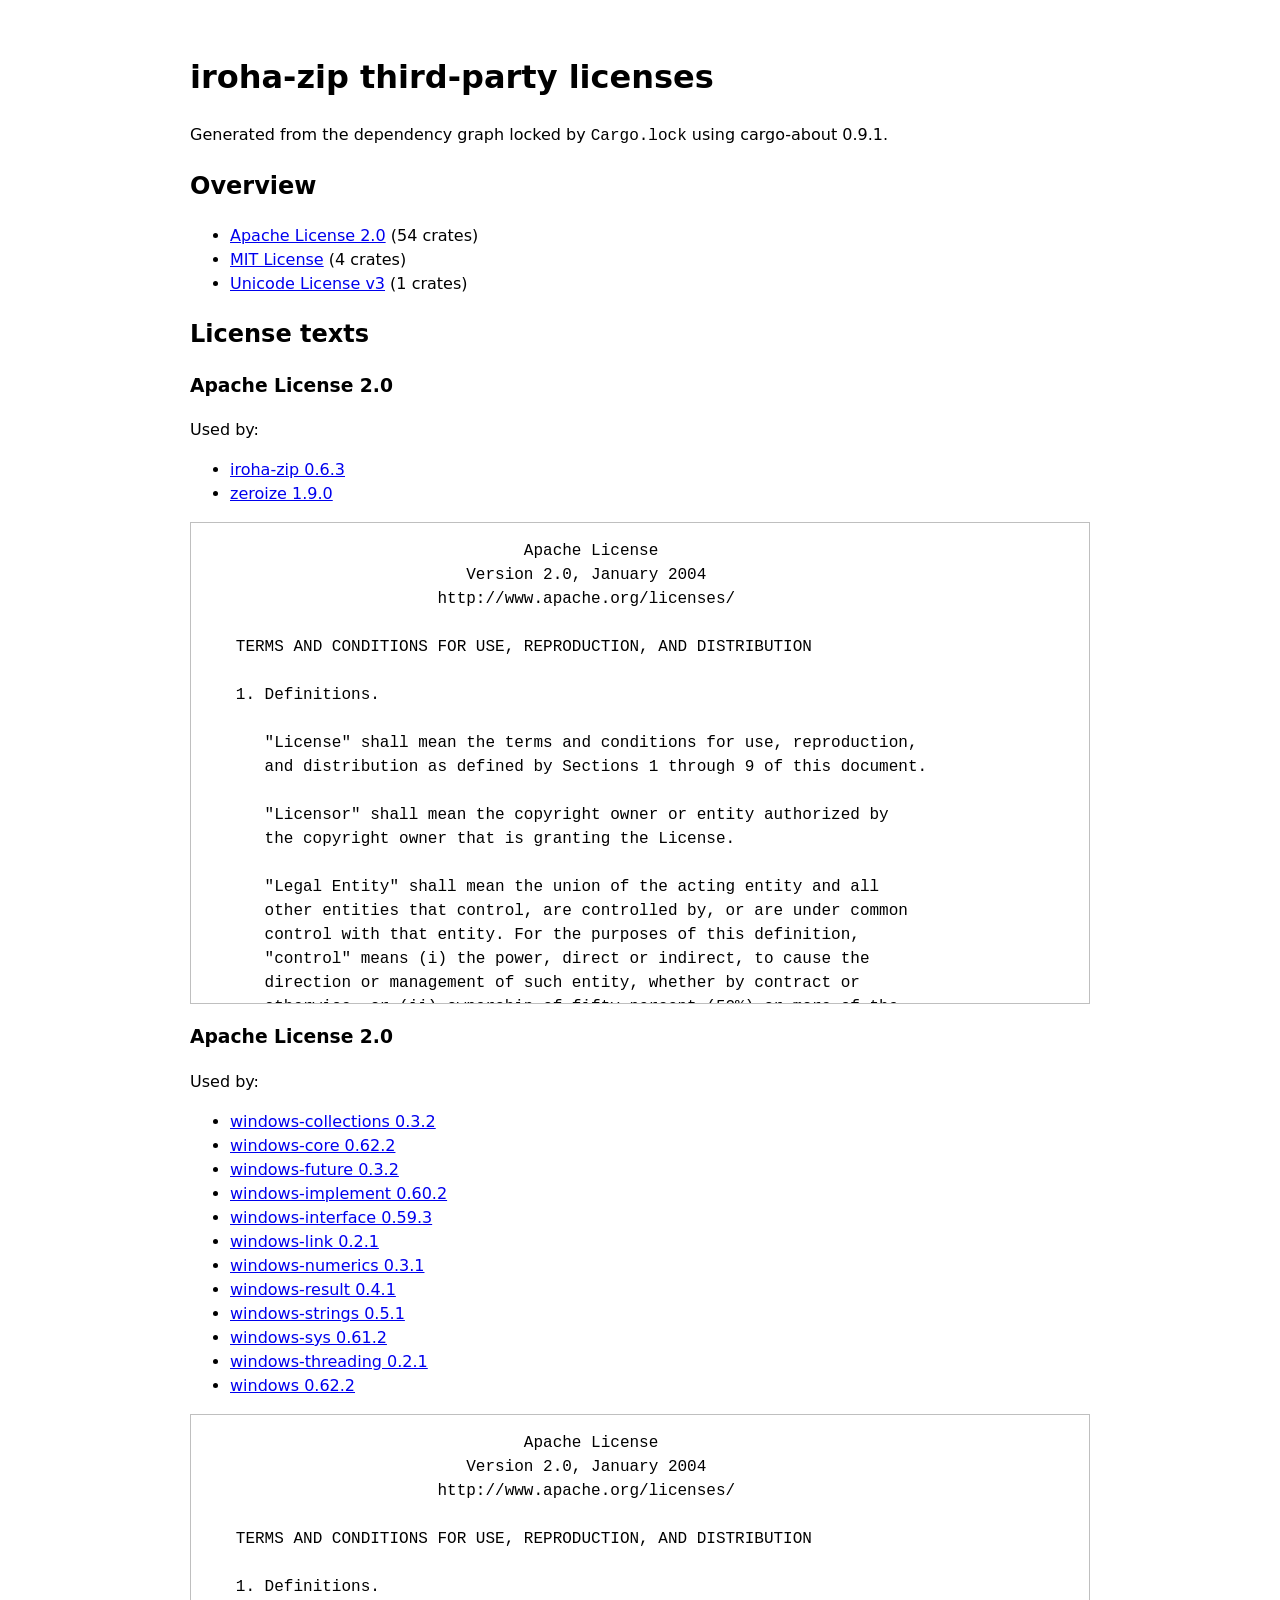
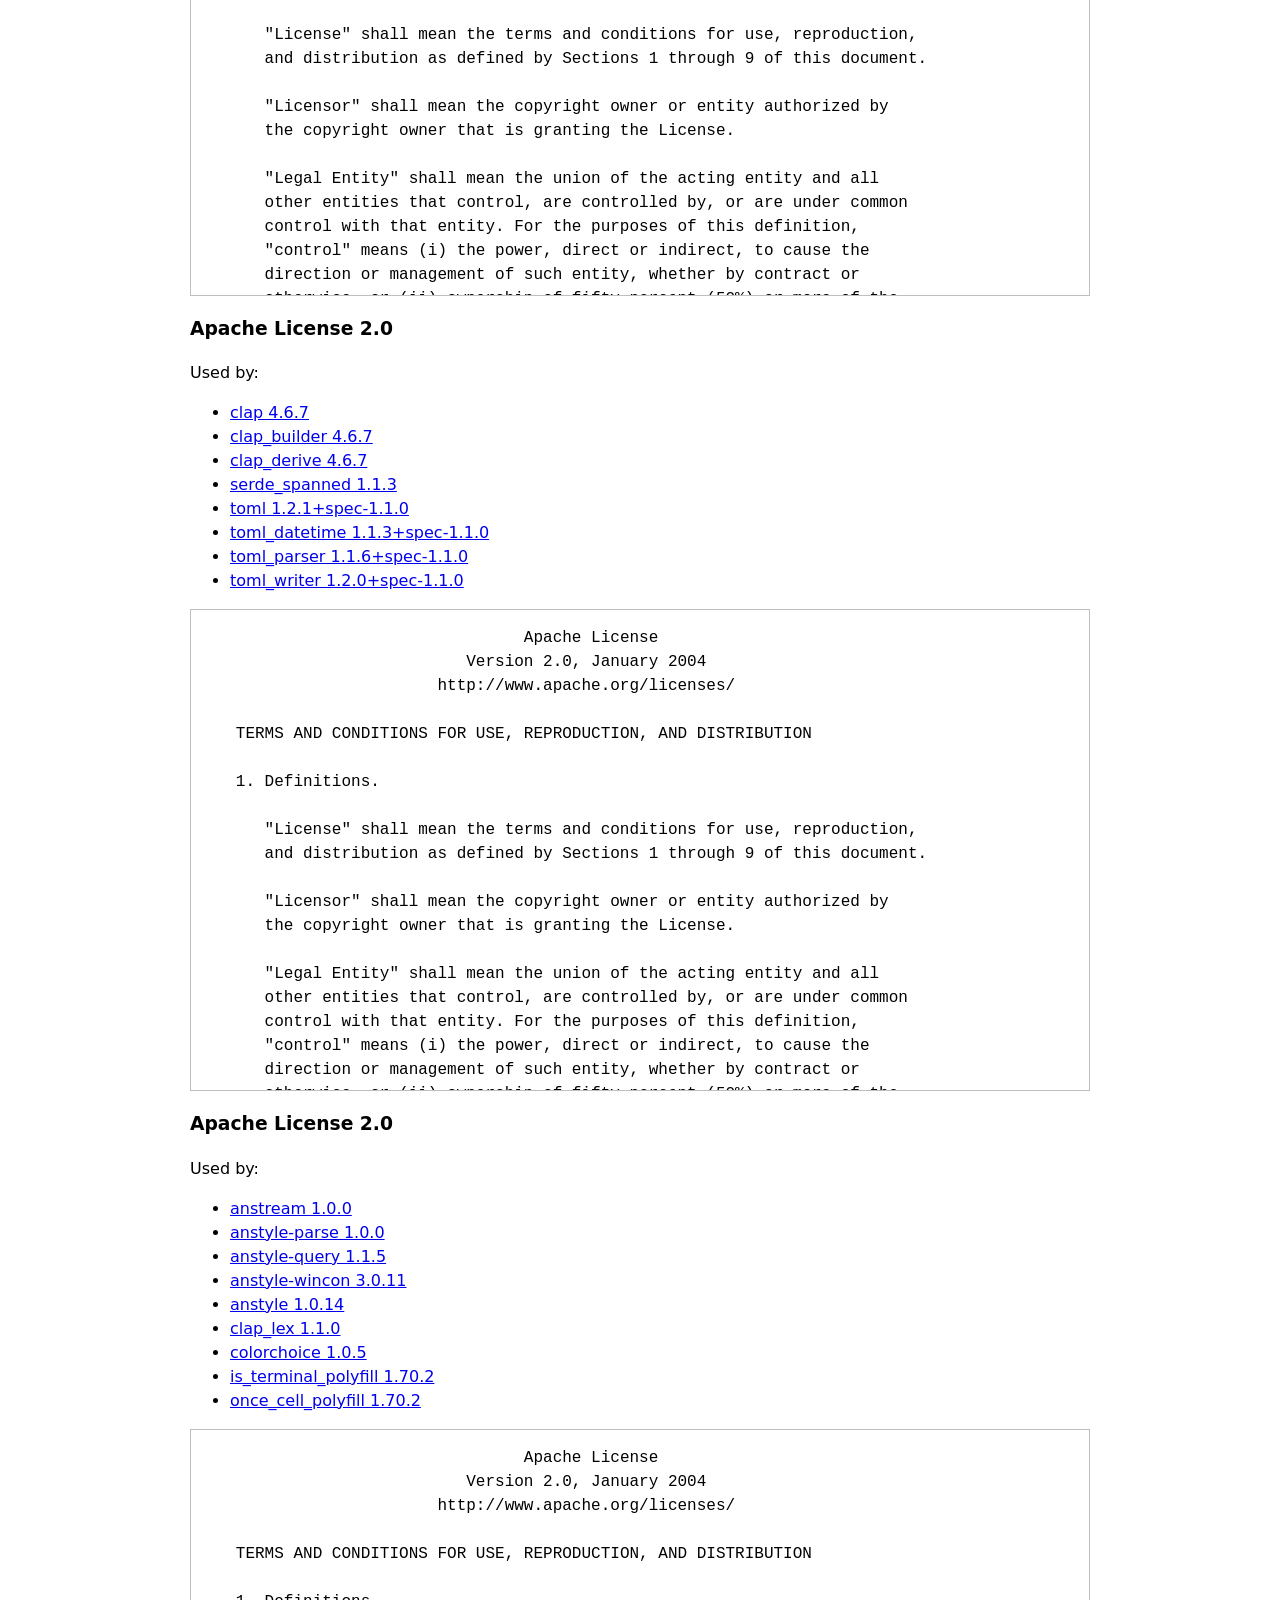
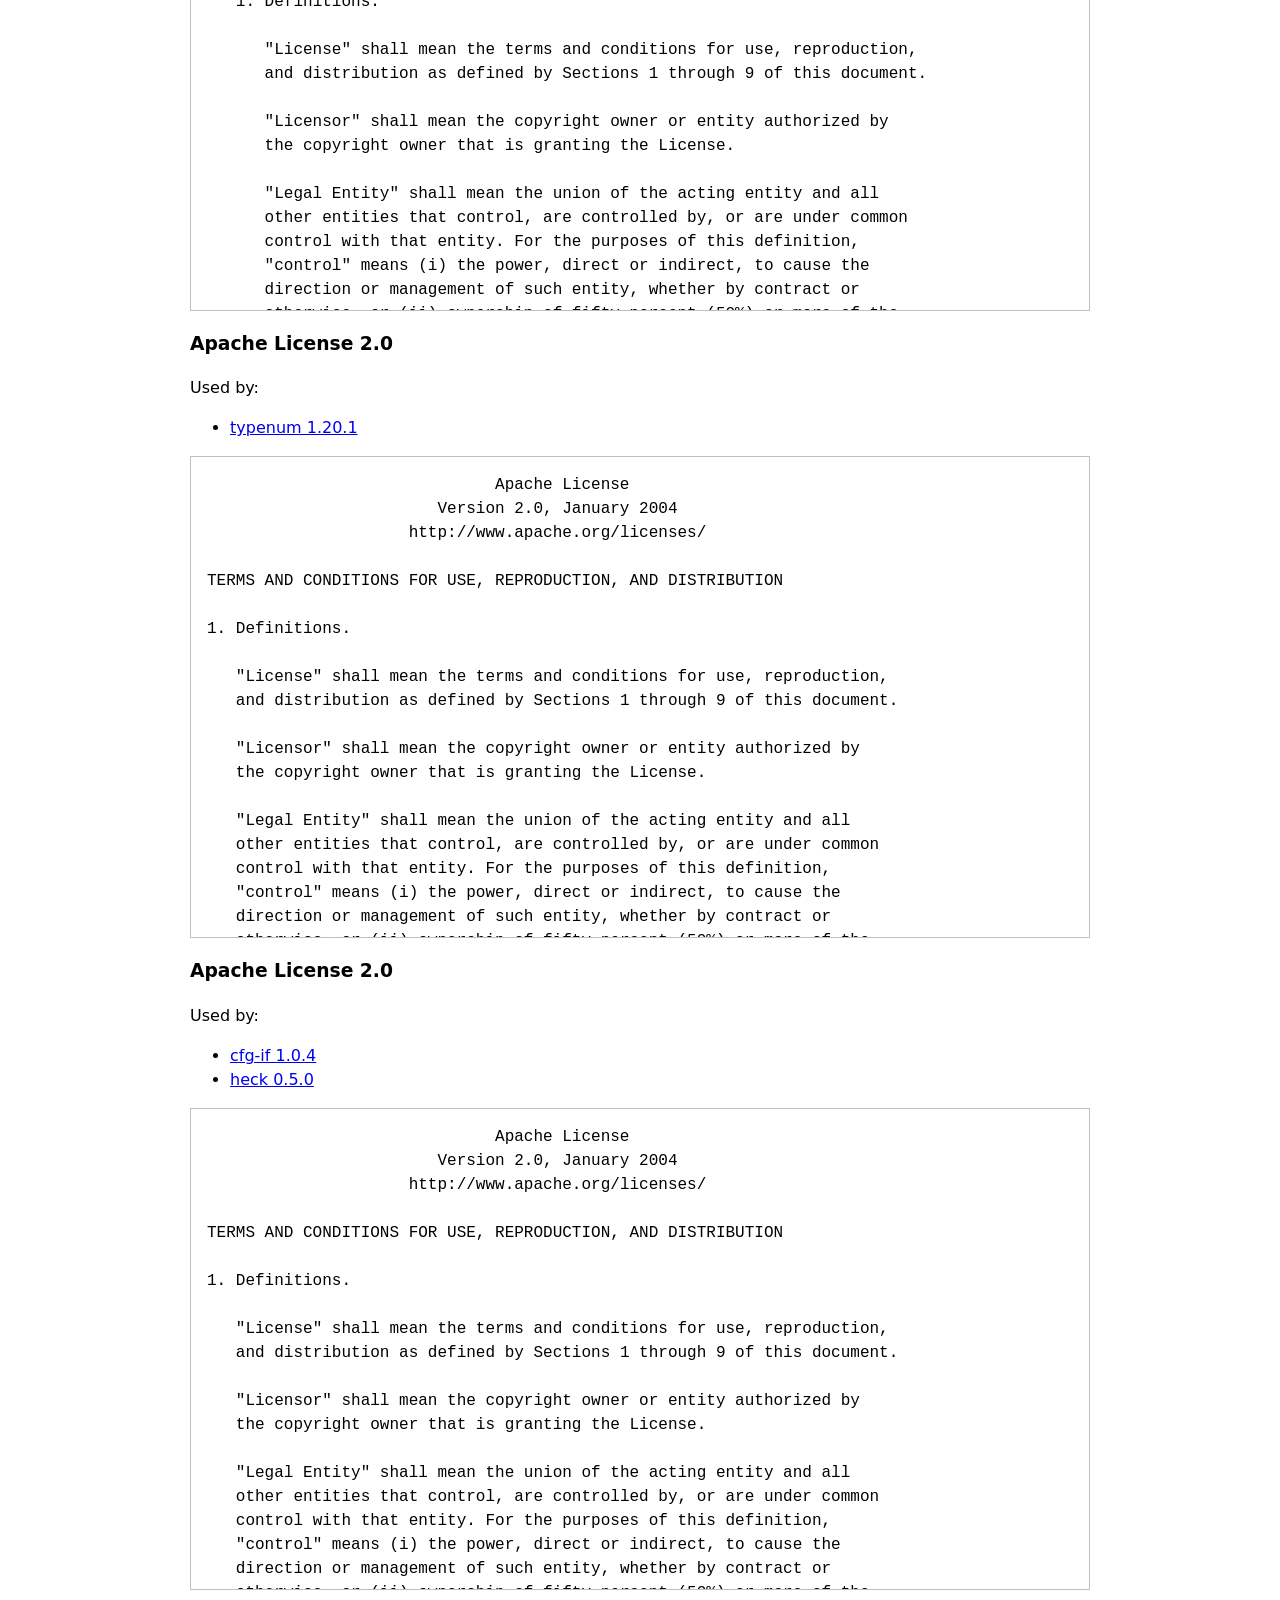
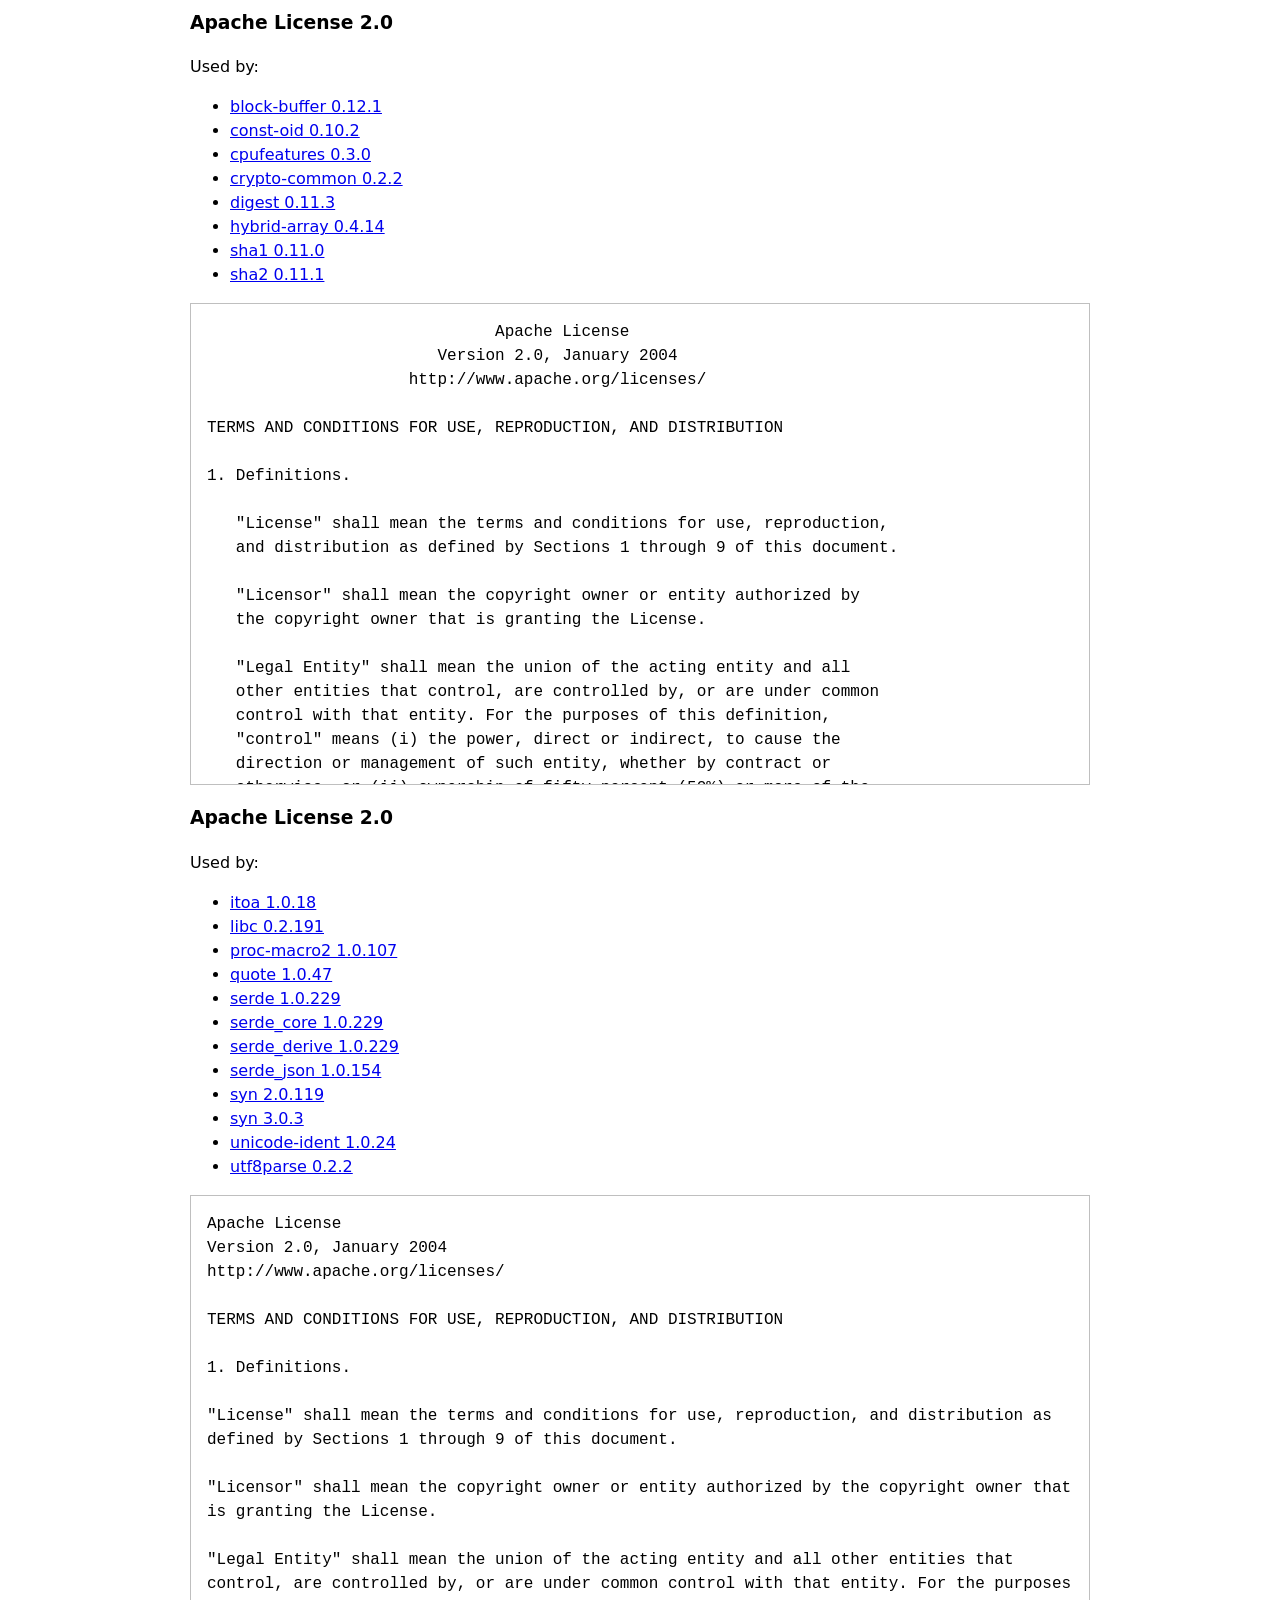
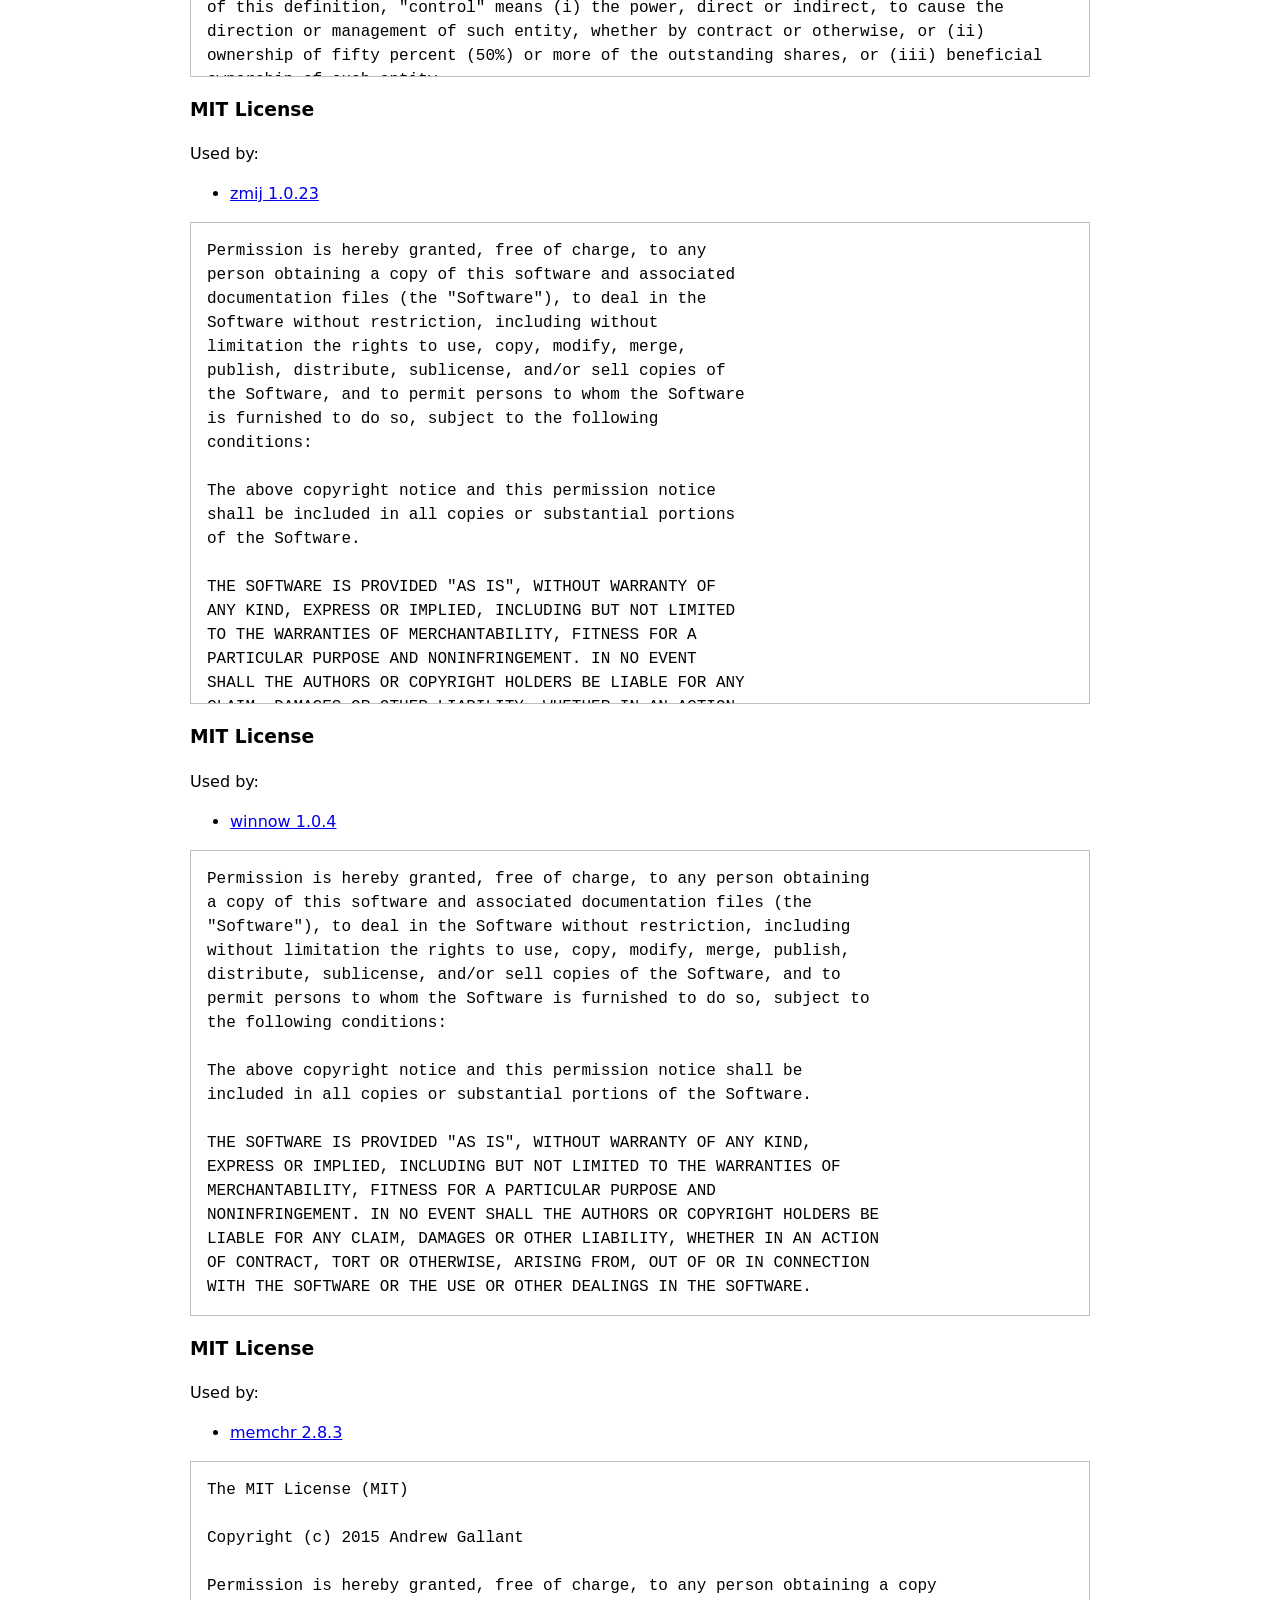
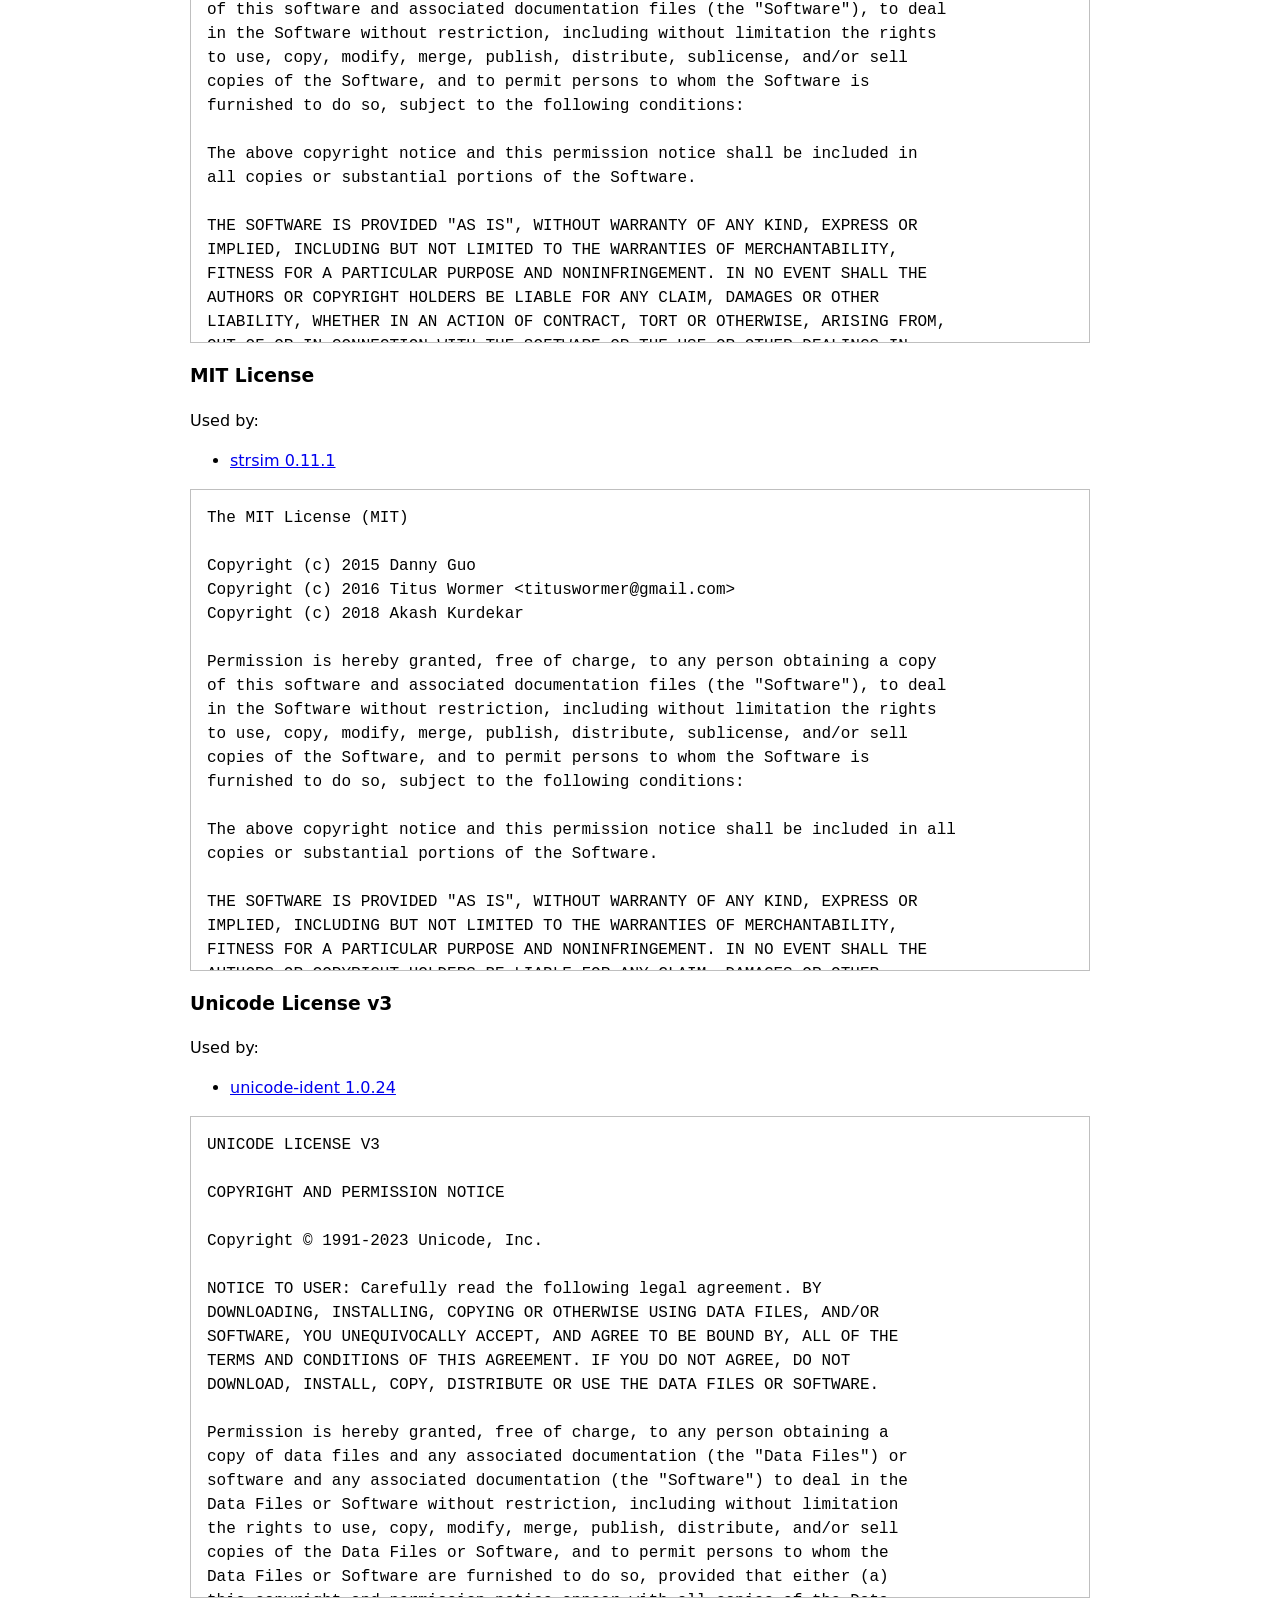
<file: THIRD-PARTY-LICENSES.html>
<!doctype html>
<html lang="en">
<head>
  <meta charset="utf-8">
  <meta name="viewport" content="width=device-width, initial-scale=1">
  <title>iroha-zip third-party licenses</title>
  <style>
    :root { color-scheme: light dark; }
    body { font: 16px/1.5 system-ui, sans-serif; margin: 0; }
    main { margin: 0 auto; max-width: 900px; padding: 2rem; }
    pre { border: 1px solid #8888; max-height: 28rem; overflow: auto; padding: 1rem; white-space: pre-wrap; }
  </style>
</head>
<body>
<main>
  <h1>iroha-zip third-party licenses</h1>
  <p>Generated from the dependency graph locked by <code>Cargo.lock</code> using cargo-about 0.9.1.</p>
  <h2>Overview</h2>
  <ul>
    <li><a href="#Apache-2.0">Apache License 2.0</a> (54 crates)</li>
    <li><a href="#MIT">MIT License</a> (4 crates)</li>
    <li><a href="#Unicode-3.0">Unicode License v3</a> (1 crates)</li>
  </ul>
  <h2>License texts</h2>
  <section>
    <h3 id="Apache-2.0">Apache License 2.0</h3>
    <p>Used by:</p>
    <ul>
      <li><a href="https://crates.io/crates/iroha-zip">iroha-zip 0.6.3</a></li>
      <li><a href="https://github.com/RustCrypto/utils">zeroize 1.9.0</a></li>
    </ul>
    <pre>
                                 Apache License
                           Version 2.0, January 2004
                        http://www.apache.org/licenses/

   TERMS AND CONDITIONS FOR USE, REPRODUCTION, AND DISTRIBUTION

   1. Definitions.

      &quot;License&quot; shall mean the terms and conditions for use, reproduction,
      and distribution as defined by Sections 1 through 9 of this document.

      &quot;Licensor&quot; shall mean the copyright owner or entity authorized by
      the copyright owner that is granting the License.

      &quot;Legal Entity&quot; shall mean the union of the acting entity and all
      other entities that control, are controlled by, or are under common
      control with that entity. For the purposes of this definition,
      &quot;control&quot; means (i) the power, direct or indirect, to cause the
      direction or management of such entity, whether by contract or
      otherwise, or (ii) ownership of fifty percent (50%) or more of the
      outstanding shares, or (iii) beneficial ownership of such entity.

      &quot;You&quot; (or &quot;Your&quot;) shall mean an individual or Legal Entity
      exercising permissions granted by this License.

      &quot;Source&quot; form shall mean the preferred form for making modifications,
      including but not limited to software source code, documentation
      source, and configuration files.

      &quot;Object&quot; form shall mean any form resulting from mechanical
      transformation or translation of a Source form, including but
      not limited to compiled object code, generated documentation,
      and conversions to other media types.

      &quot;Work&quot; shall mean the work of authorship, whether in Source or
      Object form, made available under the License, as indicated by a
      copyright notice that is included in or attached to the work
      (an example is provided in the Appendix below).

      &quot;Derivative Works&quot; shall mean any work, whether in Source or Object
      form, that is based on (or derived from) the Work and for which the
      editorial revisions, annotations, elaborations, or other modifications
      represent, as a whole, an original work of authorship. For the purposes
      of this License, Derivative Works shall not include works that remain
      separable from, or merely link (or bind by name) to the interfaces of,
      the Work and Derivative Works thereof.

      &quot;Contribution&quot; shall mean any work of authorship, including
      the original version of the Work and any modifications or additions
      to that Work or Derivative Works thereof, that is intentionally
      submitted to Licensor for inclusion in the Work by the copyright owner
      or by an individual or Legal Entity authorized to submit on behalf of
      the copyright owner. For the purposes of this definition, &quot;submitted&quot;
      means any form of electronic, verbal, or written communication sent
      to the Licensor or its representatives, including but not limited to
      communication on electronic mailing lists, source code control systems,
      and issue tracking systems that are managed by, or on behalf of, the
      Licensor for the purpose of discussing and improving the Work, but
      excluding communication that is conspicuously marked or otherwise
      designated in writing by the copyright owner as &quot;Not a Contribution.&quot;

      &quot;Contributor&quot; shall mean Licensor and any individual or Legal Entity
      on behalf of whom a Contribution has been received by Licensor and
      subsequently incorporated within the Work.

   2. Grant of Copyright License. Subject to the terms and conditions of
      this License, each Contributor hereby grants to You a perpetual,
      worldwide, non-exclusive, no-charge, royalty-free, irrevocable
      copyright license to reproduce, prepare Derivative Works of,
      publicly display, publicly perform, sublicense, and distribute the
      Work and such Derivative Works in Source or Object form.

   3. Grant of Patent License. Subject to the terms and conditions of
      this License, each Contributor hereby grants to You a perpetual,
      worldwide, non-exclusive, no-charge, royalty-free, irrevocable
      (except as stated in this section) patent license to make, have made,
      use, offer to sell, sell, import, and otherwise transfer the Work,
      where such license applies only to those patent claims licensable
      by such Contributor that are necessarily infringed by their
      Contribution(s) alone or by combination of their Contribution(s)
      with the Work to which such Contribution(s) was submitted. If You
      institute patent litigation against any entity (including a
      cross-claim or counterclaim in a lawsuit) alleging that the Work
      or a Contribution incorporated within the Work constitutes direct
      or contributory patent infringement, then any patent licenses
      granted to You under this License for that Work shall terminate
      as of the date such litigation is filed.

   4. Redistribution. You may reproduce and distribute copies of the
      Work or Derivative Works thereof in any medium, with or without
      modifications, and in Source or Object form, provided that You
      meet the following conditions:

      (a) You must give any other recipients of the Work or
          Derivative Works a copy of this License; and

      (b) You must cause any modified files to carry prominent notices
          stating that You changed the files; and

      (c) You must retain, in the Source form of any Derivative Works
          that You distribute, all copyright, patent, trademark, and
          attribution notices from the Source form of the Work,
          excluding those notices that do not pertain to any part of
          the Derivative Works; and

      (d) If the Work includes a &quot;NOTICE&quot; text file as part of its
          distribution, then any Derivative Works that You distribute must
          include a readable copy of the attribution notices contained
          within such NOTICE file, excluding those notices that do not
          pertain to any part of the Derivative Works, in at least one
          of the following places: within a NOTICE text file distributed
          as part of the Derivative Works; within the Source form or
          documentation, if provided along with the Derivative Works; or,
          within a display generated by the Derivative Works, if and
          wherever such third-party notices normally appear. The contents
          of the NOTICE file are for informational purposes only and
          do not modify the License. You may add Your own attribution
          notices within Derivative Works that You distribute, alongside
          or as an addendum to the NOTICE text from the Work, provided
          that such additional attribution notices cannot be construed
          as modifying the License.

      You may add Your own copyright statement to Your modifications and
      may provide additional or different license terms and conditions
      for use, reproduction, or distribution of Your modifications, or
      for any such Derivative Works as a whole, provided Your use,
      reproduction, and distribution of the Work otherwise complies with
      the conditions stated in this License.

   5. Submission of Contributions. Unless You explicitly state otherwise,
      any Contribution intentionally submitted for inclusion in the Work
      by You to the Licensor shall be under the terms and conditions of
      this License, without any additional terms or conditions.
      Notwithstanding the above, nothing herein shall supersede or modify
      the terms of any separate license agreement you may have executed
      with Licensor regarding such Contributions.

   6. Trademarks. This License does not grant permission to use the trade
      names, trademarks, service marks, or product names of the Licensor,
      except as required for reasonable and customary use in describing the
      origin of the Work and reproducing the content of the NOTICE file.

   7. Disclaimer of Warranty. Unless required by applicable law or
      agreed to in writing, Licensor provides the Work (and each
      Contributor provides its Contributions) on an &quot;AS IS&quot; BASIS,
      WITHOUT WARRANTIES OR CONDITIONS OF ANY KIND, either express or
      implied, including, without limitation, any warranties or conditions
      of TITLE, NON-INFRINGEMENT, MERCHANTABILITY, or FITNESS FOR A
      PARTICULAR PURPOSE. You are solely responsible for determining the
      appropriateness of using or redistributing the Work and assume any
      risks associated with Your exercise of permissions under this License.

   8. Limitation of Liability. In no event and under no legal theory,
      whether in tort (including negligence), contract, or otherwise,
      unless required by applicable law (such as deliberate and grossly
      negligent acts) or agreed to in writing, shall any Contributor be
      liable to You for damages, including any direct, indirect, special,
      incidental, or consequential damages of any character arising as a
      result of this License or out of the use or inability to use the
      Work (including but not limited to damages for loss of goodwill,
      work stoppage, computer failure or malfunction, or any and all
      other commercial damages or losses), even if such Contributor
      has been advised of the possibility of such damages.

   9. Accepting Warranty or Additional Liability. While redistributing
      the Work or Derivative Works thereof, You may choose to offer,
      and charge a fee for, acceptance of support, warranty, indemnity,
      or other liability obligations and/or rights consistent with this
      License. However, in accepting such obligations, You may act only
      on Your own behalf and on Your sole responsibility, not on behalf
      of any other Contributor, and only if You agree to indemnify,
      defend, and hold each Contributor harmless for any liability
      incurred by, or claims asserted against, such Contributor by reason
      of your accepting any such warranty or additional liability.

   END OF TERMS AND CONDITIONS

   APPENDIX: How to apply the Apache License to your work.

      To apply the Apache License to your work, attach the following
      boilerplate notice, with the fields enclosed by brackets &quot;[]&quot;
      replaced with your own identifying information. (Don&#x27;t include
      the brackets!)  The text should be enclosed in the appropriate
      comment syntax for the file format. We also recommend that a
      file or class name and description of purpose be included on the
      same &quot;printed page&quot; as the copyright notice for easier
      identification within third-party archives.

   Copyright [yyyy] [name of copyright owner]

   Licensed under the Apache License, Version 2.0 (the &quot;License&quot;);
   you may not use this file except in compliance with the License.
   You may obtain a copy of the License at

       http://www.apache.org/licenses/LICENSE-2.0

   Unless required by applicable law or agreed to in writing, software
   distributed under the License is distributed on an &quot;AS IS&quot; BASIS,
   WITHOUT WARRANTIES OR CONDITIONS OF ANY KIND, either express or implied.
   See the License for the specific language governing permissions and
   limitations under the License.
</pre>
  </section>
  <section>
    <h3 id="Apache-2.0">Apache License 2.0</h3>
    <p>Used by:</p>
    <ul>
      <li><a href="https://github.com/microsoft/windows-rs">windows-collections 0.3.2</a></li>
      <li><a href="https://github.com/microsoft/windows-rs">windows-core 0.62.2</a></li>
      <li><a href="https://github.com/microsoft/windows-rs">windows-future 0.3.2</a></li>
      <li><a href="https://github.com/microsoft/windows-rs">windows-implement 0.60.2</a></li>
      <li><a href="https://github.com/microsoft/windows-rs">windows-interface 0.59.3</a></li>
      <li><a href="https://github.com/microsoft/windows-rs">windows-link 0.2.1</a></li>
      <li><a href="https://github.com/microsoft/windows-rs">windows-numerics 0.3.1</a></li>
      <li><a href="https://github.com/microsoft/windows-rs">windows-result 0.4.1</a></li>
      <li><a href="https://github.com/microsoft/windows-rs">windows-strings 0.5.1</a></li>
      <li><a href="https://github.com/microsoft/windows-rs">windows-sys 0.61.2</a></li>
      <li><a href="https://github.com/microsoft/windows-rs">windows-threading 0.2.1</a></li>
      <li><a href="https://github.com/microsoft/windows-rs">windows 0.62.2</a></li>
    </ul>
    <pre>                                 Apache License
                           Version 2.0, January 2004
                        http://www.apache.org/licenses/

   TERMS AND CONDITIONS FOR USE, REPRODUCTION, AND DISTRIBUTION

   1. Definitions.

      &quot;License&quot; shall mean the terms and conditions for use, reproduction,
      and distribution as defined by Sections 1 through 9 of this document.

      &quot;Licensor&quot; shall mean the copyright owner or entity authorized by
      the copyright owner that is granting the License.

      &quot;Legal Entity&quot; shall mean the union of the acting entity and all
      other entities that control, are controlled by, or are under common
      control with that entity. For the purposes of this definition,
      &quot;control&quot; means (i) the power, direct or indirect, to cause the
      direction or management of such entity, whether by contract or
      otherwise, or (ii) ownership of fifty percent (50%) or more of the
      outstanding shares, or (iii) beneficial ownership of such entity.

      &quot;You&quot; (or &quot;Your&quot;) shall mean an individual or Legal Entity
      exercising permissions granted by this License.

      &quot;Source&quot; form shall mean the preferred form for making modifications,
      including but not limited to software source code, documentation
      source, and configuration files.

      &quot;Object&quot; form shall mean any form resulting from mechanical
      transformation or translation of a Source form, including but
      not limited to compiled object code, generated documentation,
      and conversions to other media types.

      &quot;Work&quot; shall mean the work of authorship, whether in Source or
      Object form, made available under the License, as indicated by a
      copyright notice that is included in or attached to the work
      (an example is provided in the Appendix below).

      &quot;Derivative Works&quot; shall mean any work, whether in Source or Object
      form, that is based on (or derived from) the Work and for which the
      editorial revisions, annotations, elaborations, or other modifications
      represent, as a whole, an original work of authorship. For the purposes
      of this License, Derivative Works shall not include works that remain
      separable from, or merely link (or bind by name) to the interfaces of,
      the Work and Derivative Works thereof.

      &quot;Contribution&quot; shall mean any work of authorship, including
      the original version of the Work and any modifications or additions
      to that Work or Derivative Works thereof, that is intentionally
      submitted to Licensor for inclusion in the Work by the copyright owner
      or by an individual or Legal Entity authorized to submit on behalf of
      the copyright owner. For the purposes of this definition, &quot;submitted&quot;
      means any form of electronic, verbal, or written communication sent
      to the Licensor or its representatives, including but not limited to
      communication on electronic mailing lists, source code control systems,
      and issue tracking systems that are managed by, or on behalf of, the
      Licensor for the purpose of discussing and improving the Work, but
      excluding communication that is conspicuously marked or otherwise
      designated in writing by the copyright owner as &quot;Not a Contribution.&quot;

      &quot;Contributor&quot; shall mean Licensor and any individual or Legal Entity
      on behalf of whom a Contribution has been received by Licensor and
      subsequently incorporated within the Work.

   2. Grant of Copyright License. Subject to the terms and conditions of
      this License, each Contributor hereby grants to You a perpetual,
      worldwide, non-exclusive, no-charge, royalty-free, irrevocable
      copyright license to reproduce, prepare Derivative Works of,
      publicly display, publicly perform, sublicense, and distribute the
      Work and such Derivative Works in Source or Object form.

   3. Grant of Patent License. Subject to the terms and conditions of
      this License, each Contributor hereby grants to You a perpetual,
      worldwide, non-exclusive, no-charge, royalty-free, irrevocable
      (except as stated in this section) patent license to make, have made,
      use, offer to sell, sell, import, and otherwise transfer the Work,
      where such license applies only to those patent claims licensable
      by such Contributor that are necessarily infringed by their
      Contribution(s) alone or by combination of their Contribution(s)
      with the Work to which such Contribution(s) was submitted. If You
      institute patent litigation against any entity (including a
      cross-claim or counterclaim in a lawsuit) alleging that the Work
      or a Contribution incorporated within the Work constitutes direct
      or contributory patent infringement, then any patent licenses
      granted to You under this License for that Work shall terminate
      as of the date such litigation is filed.

   4. Redistribution. You may reproduce and distribute copies of the
      Work or Derivative Works thereof in any medium, with or without
      modifications, and in Source or Object form, provided that You
      meet the following conditions:

      (a) You must give any other recipients of the Work or
          Derivative Works a copy of this License; and

      (b) You must cause any modified files to carry prominent notices
          stating that You changed the files; and

      (c) You must retain, in the Source form of any Derivative Works
          that You distribute, all copyright, patent, trademark, and
          attribution notices from the Source form of the Work,
          excluding those notices that do not pertain to any part of
          the Derivative Works; and

      (d) If the Work includes a &quot;NOTICE&quot; text file as part of its
          distribution, then any Derivative Works that You distribute must
          include a readable copy of the attribution notices contained
          within such NOTICE file, excluding those notices that do not
          pertain to any part of the Derivative Works, in at least one
          of the following places: within a NOTICE text file distributed
          as part of the Derivative Works; within the Source form or
          documentation, if provided along with the Derivative Works; or,
          within a display generated by the Derivative Works, if and
          wherever such third-party notices normally appear. The contents
          of the NOTICE file are for informational purposes only and
          do not modify the License. You may add Your own attribution
          notices within Derivative Works that You distribute, alongside
          or as an addendum to the NOTICE text from the Work, provided
          that such additional attribution notices cannot be construed
          as modifying the License.

      You may add Your own copyright statement to Your modifications and
      may provide additional or different license terms and conditions
      for use, reproduction, or distribution of Your modifications, or
      for any such Derivative Works as a whole, provided Your use,
      reproduction, and distribution of the Work otherwise complies with
      the conditions stated in this License.

   5. Submission of Contributions. Unless You explicitly state otherwise,
      any Contribution intentionally submitted for inclusion in the Work
      by You to the Licensor shall be under the terms and conditions of
      this License, without any additional terms or conditions.
      Notwithstanding the above, nothing herein shall supersede or modify
      the terms of any separate license agreement you may have executed
      with Licensor regarding such Contributions.

   6. Trademarks. This License does not grant permission to use the trade
      names, trademarks, service marks, or product names of the Licensor,
      except as required for reasonable and customary use in describing the
      origin of the Work and reproducing the content of the NOTICE file.

   7. Disclaimer of Warranty. Unless required by applicable law or
      agreed to in writing, Licensor provides the Work (and each
      Contributor provides its Contributions) on an &quot;AS IS&quot; BASIS,
      WITHOUT WARRANTIES OR CONDITIONS OF ANY KIND, either express or
      implied, including, without limitation, any warranties or conditions
      of TITLE, NON-INFRINGEMENT, MERCHANTABILITY, or FITNESS FOR A
      PARTICULAR PURPOSE. You are solely responsible for determining the
      appropriateness of using or redistributing the Work and assume any
      risks associated with Your exercise of permissions under this License.

   8. Limitation of Liability. In no event and under no legal theory,
      whether in tort (including negligence), contract, or otherwise,
      unless required by applicable law (such as deliberate and grossly
      negligent acts) or agreed to in writing, shall any Contributor be
      liable to You for damages, including any direct, indirect, special,
      incidental, or consequential damages of any character arising as a
      result of this License or out of the use or inability to use the
      Work (including but not limited to damages for loss of goodwill,
      work stoppage, computer failure or malfunction, or any and all
      other commercial damages or losses), even if such Contributor
      has been advised of the possibility of such damages.

   9. Accepting Warranty or Additional Liability. While redistributing
      the Work or Derivative Works thereof, You may choose to offer,
      and charge a fee for, acceptance of support, warranty, indemnity,
      or other liability obligations and/or rights consistent with this
      License. However, in accepting such obligations, You may act only
      on Your own behalf and on Your sole responsibility, not on behalf
      of any other Contributor, and only if You agree to indemnify,
      defend, and hold each Contributor harmless for any liability
      incurred by, or claims asserted against, such Contributor by reason
      of your accepting any such warranty or additional liability.

   END OF TERMS AND CONDITIONS

   APPENDIX: How to apply the Apache License to your work.

      To apply the Apache License to your work, attach the following
      boilerplate notice, with the fields enclosed by brackets &quot;[]&quot;
      replaced with your own identifying information. (Don&#x27;t include
      the brackets!)  The text should be enclosed in the appropriate
      comment syntax for the file format. We also recommend that a
      file or class name and description of purpose be included on the
      same &quot;printed page&quot; as the copyright notice for easier
      identification within third-party archives.

   Copyright (c) Microsoft Corporation.

   Licensed under the Apache License, Version 2.0 (the &quot;License&quot;);
   you may not use this file except in compliance with the License.
   You may obtain a copy of the License at

       http://www.apache.org/licenses/LICENSE-2.0

   Unless required by applicable law or agreed to in writing, software
   distributed under the License is distributed on an &quot;AS IS&quot; BASIS,
   WITHOUT WARRANTIES OR CONDITIONS OF ANY KIND, either express or implied.
   See the License for the specific language governing permissions and
   limitations under the License.
</pre>
  </section>
  <section>
    <h3 id="Apache-2.0">Apache License 2.0</h3>
    <p>Used by:</p>
    <ul>
      <li><a href="https://github.com/clap-rs/clap">clap 4.6.7</a></li>
      <li><a href="https://github.com/clap-rs/clap">clap_builder 4.6.7</a></li>
      <li><a href="https://github.com/clap-rs/clap">clap_derive 4.6.7</a></li>
      <li><a href="https://github.com/toml-rs/toml">serde_spanned 1.1.3</a></li>
      <li><a href="https://github.com/toml-rs/toml">toml 1.2.1+spec-1.1.0</a></li>
      <li><a href="https://github.com/toml-rs/toml">toml_datetime 1.1.3+spec-1.1.0</a></li>
      <li><a href="https://github.com/toml-rs/toml">toml_parser 1.1.6+spec-1.1.0</a></li>
      <li><a href="https://github.com/toml-rs/toml">toml_writer 1.2.0+spec-1.1.0</a></li>
    </ul>
    <pre>                                 Apache License
                           Version 2.0, January 2004
                        http://www.apache.org/licenses/

   TERMS AND CONDITIONS FOR USE, REPRODUCTION, AND DISTRIBUTION

   1. Definitions.

      &quot;License&quot; shall mean the terms and conditions for use, reproduction,
      and distribution as defined by Sections 1 through 9 of this document.

      &quot;Licensor&quot; shall mean the copyright owner or entity authorized by
      the copyright owner that is granting the License.

      &quot;Legal Entity&quot; shall mean the union of the acting entity and all
      other entities that control, are controlled by, or are under common
      control with that entity. For the purposes of this definition,
      &quot;control&quot; means (i) the power, direct or indirect, to cause the
      direction or management of such entity, whether by contract or
      otherwise, or (ii) ownership of fifty percent (50%) or more of the
      outstanding shares, or (iii) beneficial ownership of such entity.

      &quot;You&quot; (or &quot;Your&quot;) shall mean an individual or Legal Entity
      exercising permissions granted by this License.

      &quot;Source&quot; form shall mean the preferred form for making modifications,
      including but not limited to software source code, documentation
      source, and configuration files.

      &quot;Object&quot; form shall mean any form resulting from mechanical
      transformation or translation of a Source form, including but
      not limited to compiled object code, generated documentation,
      and conversions to other media types.

      &quot;Work&quot; shall mean the work of authorship, whether in Source or
      Object form, made available under the License, as indicated by a
      copyright notice that is included in or attached to the work
      (an example is provided in the Appendix below).

      &quot;Derivative Works&quot; shall mean any work, whether in Source or Object
      form, that is based on (or derived from) the Work and for which the
      editorial revisions, annotations, elaborations, or other modifications
      represent, as a whole, an original work of authorship. For the purposes
      of this License, Derivative Works shall not include works that remain
      separable from, or merely link (or bind by name) to the interfaces of,
      the Work and Derivative Works thereof.

      &quot;Contribution&quot; shall mean any work of authorship, including
      the original version of the Work and any modifications or additions
      to that Work or Derivative Works thereof, that is intentionally
      submitted to Licensor for inclusion in the Work by the copyright owner
      or by an individual or Legal Entity authorized to submit on behalf of
      the copyright owner. For the purposes of this definition, &quot;submitted&quot;
      means any form of electronic, verbal, or written communication sent
      to the Licensor or its representatives, including but not limited to
      communication on electronic mailing lists, source code control systems,
      and issue tracking systems that are managed by, or on behalf of, the
      Licensor for the purpose of discussing and improving the Work, but
      excluding communication that is conspicuously marked or otherwise
      designated in writing by the copyright owner as &quot;Not a Contribution.&quot;

      &quot;Contributor&quot; shall mean Licensor and any individual or Legal Entity
      on behalf of whom a Contribution has been received by Licensor and
      subsequently incorporated within the Work.

   2. Grant of Copyright License. Subject to the terms and conditions of
      this License, each Contributor hereby grants to You a perpetual,
      worldwide, non-exclusive, no-charge, royalty-free, irrevocable
      copyright license to reproduce, prepare Derivative Works of,
      publicly display, publicly perform, sublicense, and distribute the
      Work and such Derivative Works in Source or Object form.

   3. Grant of Patent License. Subject to the terms and conditions of
      this License, each Contributor hereby grants to You a perpetual,
      worldwide, non-exclusive, no-charge, royalty-free, irrevocable
      (except as stated in this section) patent license to make, have made,
      use, offer to sell, sell, import, and otherwise transfer the Work,
      where such license applies only to those patent claims licensable
      by such Contributor that are necessarily infringed by their
      Contribution(s) alone or by combination of their Contribution(s)
      with the Work to which such Contribution(s) was submitted. If You
      institute patent litigation against any entity (including a
      cross-claim or counterclaim in a lawsuit) alleging that the Work
      or a Contribution incorporated within the Work constitutes direct
      or contributory patent infringement, then any patent licenses
      granted to You under this License for that Work shall terminate
      as of the date such litigation is filed.

   4. Redistribution. You may reproduce and distribute copies of the
      Work or Derivative Works thereof in any medium, with or without
      modifications, and in Source or Object form, provided that You
      meet the following conditions:

      (a) You must give any other recipients of the Work or
          Derivative Works a copy of this License; and

      (b) You must cause any modified files to carry prominent notices
          stating that You changed the files; and

      (c) You must retain, in the Source form of any Derivative Works
          that You distribute, all copyright, patent, trademark, and
          attribution notices from the Source form of the Work,
          excluding those notices that do not pertain to any part of
          the Derivative Works; and

      (d) If the Work includes a &quot;NOTICE&quot; text file as part of its
          distribution, then any Derivative Works that You distribute must
          include a readable copy of the attribution notices contained
          within such NOTICE file, excluding those notices that do not
          pertain to any part of the Derivative Works, in at least one
          of the following places: within a NOTICE text file distributed
          as part of the Derivative Works; within the Source form or
          documentation, if provided along with the Derivative Works; or,
          within a display generated by the Derivative Works, if and
          wherever such third-party notices normally appear. The contents
          of the NOTICE file are for informational purposes only and
          do not modify the License. You may add Your own attribution
          notices within Derivative Works that You distribute, alongside
          or as an addendum to the NOTICE text from the Work, provided
          that such additional attribution notices cannot be construed
          as modifying the License.

      You may add Your own copyright statement to Your modifications and
      may provide additional or different license terms and conditions
      for use, reproduction, or distribution of Your modifications, or
      for any such Derivative Works as a whole, provided Your use,
      reproduction, and distribution of the Work otherwise complies with
      the conditions stated in this License.

   5. Submission of Contributions. Unless You explicitly state otherwise,
      any Contribution intentionally submitted for inclusion in the Work
      by You to the Licensor shall be under the terms and conditions of
      this License, without any additional terms or conditions.
      Notwithstanding the above, nothing herein shall supersede or modify
      the terms of any separate license agreement you may have executed
      with Licensor regarding such Contributions.

   6. Trademarks. This License does not grant permission to use the trade
      names, trademarks, service marks, or product names of the Licensor,
      except as required for reasonable and customary use in describing the
      origin of the Work and reproducing the content of the NOTICE file.

   7. Disclaimer of Warranty. Unless required by applicable law or
      agreed to in writing, Licensor provides the Work (and each
      Contributor provides its Contributions) on an &quot;AS IS&quot; BASIS,
      WITHOUT WARRANTIES OR CONDITIONS OF ANY KIND, either express or
      implied, including, without limitation, any warranties or conditions
      of TITLE, NON-INFRINGEMENT, MERCHANTABILITY, or FITNESS FOR A
      PARTICULAR PURPOSE. You are solely responsible for determining the
      appropriateness of using or redistributing the Work and assume any
      risks associated with Your exercise of permissions under this License.

   8. Limitation of Liability. In no event and under no legal theory,
      whether in tort (including negligence), contract, or otherwise,
      unless required by applicable law (such as deliberate and grossly
      negligent acts) or agreed to in writing, shall any Contributor be
      liable to You for damages, including any direct, indirect, special,
      incidental, or consequential damages of any character arising as a
      result of this License or out of the use or inability to use the
      Work (including but not limited to damages for loss of goodwill,
      work stoppage, computer failure or malfunction, or any and all
      other commercial damages or losses), even if such Contributor
      has been advised of the possibility of such damages.

   9. Accepting Warranty or Additional Liability. While redistributing
      the Work or Derivative Works thereof, You may choose to offer,
      and charge a fee for, acceptance of support, warranty, indemnity,
      or other liability obligations and/or rights consistent with this
      License. However, in accepting such obligations, You may act only
      on Your own behalf and on Your sole responsibility, not on behalf
      of any other Contributor, and only if You agree to indemnify,
      defend, and hold each Contributor harmless for any liability
      incurred by, or claims asserted against, such Contributor by reason
      of your accepting any such warranty or additional liability.

   END OF TERMS AND CONDITIONS

   APPENDIX: How to apply the Apache License to your work.

      To apply the Apache License to your work, attach the following
      boilerplate notice, with the fields enclosed by brackets &quot;{}&quot;
      replaced with your own identifying information. (Don&#x27;t include
      the brackets!)  The text should be enclosed in the appropriate
      comment syntax for the file format. We also recommend that a
      file or class name and description of purpose be included on the
      same &quot;printed page&quot; as the copyright notice for easier
      identification within third-party archives.

   Copyright Individual contributors

   Licensed under the Apache License, Version 2.0 (the &quot;License&quot;);
   you may not use this file except in compliance with the License.
   You may obtain a copy of the License at

       http://www.apache.org/licenses/LICENSE-2.0

   Unless required by applicable law or agreed to in writing, software
   distributed under the License is distributed on an &quot;AS IS&quot; BASIS,
   WITHOUT WARRANTIES OR CONDITIONS OF ANY KIND, either express or implied.
   See the License for the specific language governing permissions and
   limitations under the License.

</pre>
  </section>
  <section>
    <h3 id="Apache-2.0">Apache License 2.0</h3>
    <p>Used by:</p>
    <ul>
      <li><a href="https://github.com/rust-cli/anstyle.git">anstream 1.0.0</a></li>
      <li><a href="https://github.com/rust-cli/anstyle.git">anstyle-parse 1.0.0</a></li>
      <li><a href="https://github.com/rust-cli/anstyle.git">anstyle-query 1.1.5</a></li>
      <li><a href="https://github.com/rust-cli/anstyle.git">anstyle-wincon 3.0.11</a></li>
      <li><a href="https://github.com/rust-cli/anstyle.git">anstyle 1.0.14</a></li>
      <li><a href="https://github.com/clap-rs/clap">clap_lex 1.1.0</a></li>
      <li><a href="https://github.com/rust-cli/anstyle.git">colorchoice 1.0.5</a></li>
      <li><a href="https://github.com/polyfill-rs/is_terminal_polyfill">is_terminal_polyfill 1.70.2</a></li>
      <li><a href="https://github.com/polyfill-rs/once_cell_polyfill">once_cell_polyfill 1.70.2</a></li>
    </ul>
    <pre>                                 Apache License
                           Version 2.0, January 2004
                        http://www.apache.org/licenses/

   TERMS AND CONDITIONS FOR USE, REPRODUCTION, AND DISTRIBUTION

   1. Definitions.

      &quot;License&quot; shall mean the terms and conditions for use, reproduction,
      and distribution as defined by Sections 1 through 9 of this document.

      &quot;Licensor&quot; shall mean the copyright owner or entity authorized by
      the copyright owner that is granting the License.

      &quot;Legal Entity&quot; shall mean the union of the acting entity and all
      other entities that control, are controlled by, or are under common
      control with that entity. For the purposes of this definition,
      &quot;control&quot; means (i) the power, direct or indirect, to cause the
      direction or management of such entity, whether by contract or
      otherwise, or (ii) ownership of fifty percent (50%) or more of the
      outstanding shares, or (iii) beneficial ownership of such entity.

      &quot;You&quot; (or &quot;Your&quot;) shall mean an individual or Legal Entity
      exercising permissions granted by this License.

      &quot;Source&quot; form shall mean the preferred form for making modifications,
      including but not limited to software source code, documentation
      source, and configuration files.

      &quot;Object&quot; form shall mean any form resulting from mechanical
      transformation or translation of a Source form, including but
      not limited to compiled object code, generated documentation,
      and conversions to other media types.

      &quot;Work&quot; shall mean the work of authorship, whether in Source or
      Object form, made available under the License, as indicated by a
      copyright notice that is included in or attached to the work
      (an example is provided in the Appendix below).

      &quot;Derivative Works&quot; shall mean any work, whether in Source or Object
      form, that is based on (or derived from) the Work and for which the
      editorial revisions, annotations, elaborations, or other modifications
      represent, as a whole, an original work of authorship. For the purposes
      of this License, Derivative Works shall not include works that remain
      separable from, or merely link (or bind by name) to the interfaces of,
      the Work and Derivative Works thereof.

      &quot;Contribution&quot; shall mean any work of authorship, including
      the original version of the Work and any modifications or additions
      to that Work or Derivative Works thereof, that is intentionally
      submitted to Licensor for inclusion in the Work by the copyright owner
      or by an individual or Legal Entity authorized to submit on behalf of
      the copyright owner. For the purposes of this definition, &quot;submitted&quot;
      means any form of electronic, verbal, or written communication sent
      to the Licensor or its representatives, including but not limited to
      communication on electronic mailing lists, source code control systems,
      and issue tracking systems that are managed by, or on behalf of, the
      Licensor for the purpose of discussing and improving the Work, but
      excluding communication that is conspicuously marked or otherwise
      designated in writing by the copyright owner as &quot;Not a Contribution.&quot;

      &quot;Contributor&quot; shall mean Licensor and any individual or Legal Entity
      on behalf of whom a Contribution has been received by Licensor and
      subsequently incorporated within the Work.

   2. Grant of Copyright License. Subject to the terms and conditions of
      this License, each Contributor hereby grants to You a perpetual,
      worldwide, non-exclusive, no-charge, royalty-free, irrevocable
      copyright license to reproduce, prepare Derivative Works of,
      publicly display, publicly perform, sublicense, and distribute the
      Work and such Derivative Works in Source or Object form.

   3. Grant of Patent License. Subject to the terms and conditions of
      this License, each Contributor hereby grants to You a perpetual,
      worldwide, non-exclusive, no-charge, royalty-free, irrevocable
      (except as stated in this section) patent license to make, have made,
      use, offer to sell, sell, import, and otherwise transfer the Work,
      where such license applies only to those patent claims licensable
      by such Contributor that are necessarily infringed by their
      Contribution(s) alone or by combination of their Contribution(s)
      with the Work to which such Contribution(s) was submitted. If You
      institute patent litigation against any entity (including a
      cross-claim or counterclaim in a lawsuit) alleging that the Work
      or a Contribution incorporated within the Work constitutes direct
      or contributory patent infringement, then any patent licenses
      granted to You under this License for that Work shall terminate
      as of the date such litigation is filed.

   4. Redistribution. You may reproduce and distribute copies of the
      Work or Derivative Works thereof in any medium, with or without
      modifications, and in Source or Object form, provided that You
      meet the following conditions:

      (a) You must give any other recipients of the Work or
          Derivative Works a copy of this License; and

      (b) You must cause any modified files to carry prominent notices
          stating that You changed the files; and

      (c) You must retain, in the Source form of any Derivative Works
          that You distribute, all copyright, patent, trademark, and
          attribution notices from the Source form of the Work,
          excluding those notices that do not pertain to any part of
          the Derivative Works; and

      (d) If the Work includes a &quot;NOTICE&quot; text file as part of its
          distribution, then any Derivative Works that You distribute must
          include a readable copy of the attribution notices contained
          within such NOTICE file, excluding those notices that do not
          pertain to any part of the Derivative Works, in at least one
          of the following places: within a NOTICE text file distributed
          as part of the Derivative Works; within the Source form or
          documentation, if provided along with the Derivative Works; or,
          within a display generated by the Derivative Works, if and
          wherever such third-party notices normally appear. The contents
          of the NOTICE file are for informational purposes only and
          do not modify the License. You may add Your own attribution
          notices within Derivative Works that You distribute, alongside
          or as an addendum to the NOTICE text from the Work, provided
          that such additional attribution notices cannot be construed
          as modifying the License.

      You may add Your own copyright statement to Your modifications and
      may provide additional or different license terms and conditions
      for use, reproduction, or distribution of Your modifications, or
      for any such Derivative Works as a whole, provided Your use,
      reproduction, and distribution of the Work otherwise complies with
      the conditions stated in this License.

   5. Submission of Contributions. Unless You explicitly state otherwise,
      any Contribution intentionally submitted for inclusion in the Work
      by You to the Licensor shall be under the terms and conditions of
      this License, without any additional terms or conditions.
      Notwithstanding the above, nothing herein shall supersede or modify
      the terms of any separate license agreement you may have executed
      with Licensor regarding such Contributions.

   6. Trademarks. This License does not grant permission to use the trade
      names, trademarks, service marks, or product names of the Licensor,
      except as required for reasonable and customary use in describing the
      origin of the Work and reproducing the content of the NOTICE file.

   7. Disclaimer of Warranty. Unless required by applicable law or
      agreed to in writing, Licensor provides the Work (and each
      Contributor provides its Contributions) on an &quot;AS IS&quot; BASIS,
      WITHOUT WARRANTIES OR CONDITIONS OF ANY KIND, either express or
      implied, including, without limitation, any warranties or conditions
      of TITLE, NON-INFRINGEMENT, MERCHANTABILITY, or FITNESS FOR A
      PARTICULAR PURPOSE. You are solely responsible for determining the
      appropriateness of using or redistributing the Work and assume any
      risks associated with Your exercise of permissions under this License.

   8. Limitation of Liability. In no event and under no legal theory,
      whether in tort (including negligence), contract, or otherwise,
      unless required by applicable law (such as deliberate and grossly
      negligent acts) or agreed to in writing, shall any Contributor be
      liable to You for damages, including any direct, indirect, special,
      incidental, or consequential damages of any character arising as a
      result of this License or out of the use or inability to use the
      Work (including but not limited to damages for loss of goodwill,
      work stoppage, computer failure or malfunction, or any and all
      other commercial damages or losses), even if such Contributor
      has been advised of the possibility of such damages.

   9. Accepting Warranty or Additional Liability. While redistributing
      the Work or Derivative Works thereof, You may choose to offer,
      and charge a fee for, acceptance of support, warranty, indemnity,
      or other liability obligations and/or rights consistent with this
      License. However, in accepting such obligations, You may act only
      on Your own behalf and on Your sole responsibility, not on behalf
      of any other Contributor, and only if You agree to indemnify,
      defend, and hold each Contributor harmless for any liability
      incurred by, or claims asserted against, such Contributor by reason
      of your accepting any such warranty or additional liability.

   END OF TERMS AND CONDITIONS

   APPENDIX: How to apply the Apache License to your work.

      To apply the Apache License to your work, attach the following
      boilerplate notice, with the fields enclosed by brackets &quot;{}&quot;
      replaced with your own identifying information. (Don&#x27;t include
      the brackets!)  The text should be enclosed in the appropriate
      comment syntax for the file format. We also recommend that a
      file or class name and description of purpose be included on the
      same &quot;printed page&quot; as the copyright notice for easier
      identification within third-party archives.

   Copyright {yyyy} {name of copyright owner}

   Licensed under the Apache License, Version 2.0 (the &quot;License&quot;);
   you may not use this file except in compliance with the License.
   You may obtain a copy of the License at

       http://www.apache.org/licenses/LICENSE-2.0

   Unless required by applicable law or agreed to in writing, software
   distributed under the License is distributed on an &quot;AS IS&quot; BASIS,
   WITHOUT WARRANTIES OR CONDITIONS OF ANY KIND, either express or implied.
   See the License for the specific language governing permissions and
   limitations under the License.

</pre>
  </section>
  <section>
    <h3 id="Apache-2.0">Apache License 2.0</h3>
    <p>Used by:</p>
    <ul>
      <li><a href="https://github.com/paholg/typenum">typenum 1.20.1</a></li>
    </ul>
    <pre>                              Apache License
                        Version 2.0, January 2004
                     http://www.apache.org/licenses/

TERMS AND CONDITIONS FOR USE, REPRODUCTION, AND DISTRIBUTION

1. Definitions.

   &quot;License&quot; shall mean the terms and conditions for use, reproduction,
   and distribution as defined by Sections 1 through 9 of this document.

   &quot;Licensor&quot; shall mean the copyright owner or entity authorized by
   the copyright owner that is granting the License.

   &quot;Legal Entity&quot; shall mean the union of the acting entity and all
   other entities that control, are controlled by, or are under common
   control with that entity. For the purposes of this definition,
   &quot;control&quot; means (i) the power, direct or indirect, to cause the
   direction or management of such entity, whether by contract or
   otherwise, or (ii) ownership of fifty percent (50%) or more of the
   outstanding shares, or (iii) beneficial ownership of such entity.

   &quot;You&quot; (or &quot;Your&quot;) shall mean an individual or Legal Entity
   exercising permissions granted by this License.

   &quot;Source&quot; form shall mean the preferred form for making modifications,
   including but not limited to software source code, documentation
   source, and configuration files.

   &quot;Object&quot; form shall mean any form resulting from mechanical
   transformation or translation of a Source form, including but
   not limited to compiled object code, generated documentation,
   and conversions to other media types.

   &quot;Work&quot; shall mean the work of authorship, whether in Source or
   Object form, made available under the License, as indicated by a
   copyright notice that is included in or attached to the work
   (an example is provided in the Appendix below).

   &quot;Derivative Works&quot; shall mean any work, whether in Source or Object
   form, that is based on (or derived from) the Work and for which the
   editorial revisions, annotations, elaborations, or other modifications
   represent, as a whole, an original work of authorship. For the purposes
   of this License, Derivative Works shall not include works that remain
   separable from, or merely link (or bind by name) to the interfaces of,
   the Work and Derivative Works thereof.

   &quot;Contribution&quot; shall mean any work of authorship, including
   the original version of the Work and any modifications or additions
   to that Work or Derivative Works thereof, that is intentionally
   submitted to Licensor for inclusion in the Work by the copyright owner
   or by an individual or Legal Entity authorized to submit on behalf of
   the copyright owner. For the purposes of this definition, &quot;submitted&quot;
   means any form of electronic, verbal, or written communication sent
   to the Licensor or its representatives, including but not limited to
   communication on electronic mailing lists, source code control systems,
   and issue tracking systems that are managed by, or on behalf of, the
   Licensor for the purpose of discussing and improving the Work, but
   excluding communication that is conspicuously marked or otherwise
   designated in writing by the copyright owner as &quot;Not a Contribution.&quot;

   &quot;Contributor&quot; shall mean Licensor and any individual or Legal Entity
   on behalf of whom a Contribution has been received by Licensor and
   subsequently incorporated within the Work.

2. Grant of Copyright License. Subject to the terms and conditions of
   this License, each Contributor hereby grants to You a perpetual,
   worldwide, non-exclusive, no-charge, royalty-free, irrevocable
   copyright license to reproduce, prepare Derivative Works of,
   publicly display, publicly perform, sublicense, and distribute the
   Work and such Derivative Works in Source or Object form.

3. Grant of Patent License. Subject to the terms and conditions of
   this License, each Contributor hereby grants to You a perpetual,
   worldwide, non-exclusive, no-charge, royalty-free, irrevocable
   (except as stated in this section) patent license to make, have made,
   use, offer to sell, sell, import, and otherwise transfer the Work,
   where such license applies only to those patent claims licensable
   by such Contributor that are necessarily infringed by their
   Contribution(s) alone or by combination of their Contribution(s)
   with the Work to which such Contribution(s) was submitted. If You
   institute patent litigation against any entity (including a
   cross-claim or counterclaim in a lawsuit) alleging that the Work
   or a Contribution incorporated within the Work constitutes direct
   or contributory patent infringement, then any patent licenses
   granted to You under this License for that Work shall terminate
   as of the date such litigation is filed.

4. Redistribution. You may reproduce and distribute copies of the
   Work or Derivative Works thereof in any medium, with or without
   modifications, and in Source or Object form, provided that You
   meet the following conditions:

   (a) You must give any other recipients of the Work or
       Derivative Works a copy of this License; and

   (b) You must cause any modified files to carry prominent notices
       stating that You changed the files; and

   (c) You must retain, in the Source form of any Derivative Works
       that You distribute, all copyright, patent, trademark, and
       attribution notices from the Source form of the Work,
       excluding those notices that do not pertain to any part of
       the Derivative Works; and

   (d) If the Work includes a &quot;NOTICE&quot; text file as part of its
       distribution, then any Derivative Works that You distribute must
       include a readable copy of the attribution notices contained
       within such NOTICE file, excluding those notices that do not
       pertain to any part of the Derivative Works, in at least one
       of the following places: within a NOTICE text file distributed
       as part of the Derivative Works; within the Source form or
       documentation, if provided along with the Derivative Works; or,
       within a display generated by the Derivative Works, if and
       wherever such third-party notices normally appear. The contents
       of the NOTICE file are for informational purposes only and
       do not modify the License. You may add Your own attribution
       notices within Derivative Works that You distribute, alongside
       or as an addendum to the NOTICE text from the Work, provided
       that such additional attribution notices cannot be construed
       as modifying the License.

   You may add Your own copyright statement to Your modifications and
   may provide additional or different license terms and conditions
   for use, reproduction, or distribution of Your modifications, or
   for any such Derivative Works as a whole, provided Your use,
   reproduction, and distribution of the Work otherwise complies with
   the conditions stated in this License.

5. Submission of Contributions. Unless You explicitly state otherwise,
   any Contribution intentionally submitted for inclusion in the Work
   by You to the Licensor shall be under the terms and conditions of
   this License, without any additional terms or conditions.
   Notwithstanding the above, nothing herein shall supersede or modify
   the terms of any separate license agreement you may have executed
   with Licensor regarding such Contributions.

6. Trademarks. This License does not grant permission to use the trade
   names, trademarks, service marks, or product names of the Licensor,
   except as required for reasonable and customary use in describing the
   origin of the Work and reproducing the content of the NOTICE file.

7. Disclaimer of Warranty. Unless required by applicable law or
   agreed to in writing, Licensor provides the Work (and each
   Contributor provides its Contributions) on an &quot;AS IS&quot; BASIS,
   WITHOUT WARRANTIES OR CONDITIONS OF ANY KIND, either express or
   implied, including, without limitation, any warranties or conditions
   of TITLE, NON-INFRINGEMENT, MERCHANTABILITY, or FITNESS FOR A
   PARTICULAR PURPOSE. You are solely responsible for determining the
   appropriateness of using or redistributing the Work and assume any
   risks associated with Your exercise of permissions under this License.

8. Limitation of Liability. In no event and under no legal theory,
   whether in tort (including negligence), contract, or otherwise,
   unless required by applicable law (such as deliberate and grossly
   negligent acts) or agreed to in writing, shall any Contributor be
   liable to You for damages, including any direct, indirect, special,
   incidental, or consequential damages of any character arising as a
   result of this License or out of the use or inability to use the
   Work (including but not limited to damages for loss of goodwill,
   work stoppage, computer failure or malfunction, or any and all
   other commercial damages or losses), even if such Contributor
   has been advised of the possibility of such damages.

9. Accepting Warranty or Additional Liability. While redistributing
   the Work or Derivative Works thereof, You may choose to offer,
   and charge a fee for, acceptance of support, warranty, indemnity,
   or other liability obligations and/or rights consistent with this
   License. However, in accepting such obligations, You may act only
   on Your own behalf and on Your sole responsibility, not on behalf
   of any other Contributor, and only if You agree to indemnify,
   defend, and hold each Contributor harmless for any liability
   incurred by, or claims asserted against, such Contributor by reason
   of your accepting any such warranty or additional liability.

END OF TERMS AND CONDITIONS

APPENDIX: How to apply the Apache License to your work.

   To apply the Apache License to your work, attach the following
   boilerplate notice, with the fields enclosed by brackets &quot;[]&quot;
   replaced with your own identifying information. (Don&#x27;t include
   the brackets!)  The text should be enclosed in the appropriate
   comment syntax for the file format. We also recommend that a
   file or class name and description of purpose be included on the
   same &quot;printed page&quot; as the copyright notice for easier
   identification within third-party archives.

Copyright 2014 Paho Lurie-Gregg

Licensed under the Apache License, Version 2.0 (the &quot;License&quot;);
you may not use this file except in compliance with the License.
You may obtain a copy of the License at

	http://www.apache.org/licenses/LICENSE-2.0

Unless required by applicable law or agreed to in writing, software
distributed under the License is distributed on an &quot;AS IS&quot; BASIS,
WITHOUT WARRANTIES OR CONDITIONS OF ANY KIND, either express or implied.
See the License for the specific language governing permissions and
limitations under the License.</pre>
  </section>
  <section>
    <h3 id="Apache-2.0">Apache License 2.0</h3>
    <p>Used by:</p>
    <ul>
      <li><a href="https://github.com/rust-lang/cfg-if">cfg-if 1.0.4</a></li>
      <li><a href="https://github.com/withoutboats/heck">heck 0.5.0</a></li>
    </ul>
    <pre>                              Apache License
                        Version 2.0, January 2004
                     http://www.apache.org/licenses/

TERMS AND CONDITIONS FOR USE, REPRODUCTION, AND DISTRIBUTION

1. Definitions.

   &quot;License&quot; shall mean the terms and conditions for use, reproduction,
   and distribution as defined by Sections 1 through 9 of this document.

   &quot;Licensor&quot; shall mean the copyright owner or entity authorized by
   the copyright owner that is granting the License.

   &quot;Legal Entity&quot; shall mean the union of the acting entity and all
   other entities that control, are controlled by, or are under common
   control with that entity. For the purposes of this definition,
   &quot;control&quot; means (i) the power, direct or indirect, to cause the
   direction or management of such entity, whether by contract or
   otherwise, or (ii) ownership of fifty percent (50%) or more of the
   outstanding shares, or (iii) beneficial ownership of such entity.

   &quot;You&quot; (or &quot;Your&quot;) shall mean an individual or Legal Entity
   exercising permissions granted by this License.

   &quot;Source&quot; form shall mean the preferred form for making modifications,
   including but not limited to software source code, documentation
   source, and configuration files.

   &quot;Object&quot; form shall mean any form resulting from mechanical
   transformation or translation of a Source form, including but
   not limited to compiled object code, generated documentation,
   and conversions to other media types.

   &quot;Work&quot; shall mean the work of authorship, whether in Source or
   Object form, made available under the License, as indicated by a
   copyright notice that is included in or attached to the work
   (an example is provided in the Appendix below).

   &quot;Derivative Works&quot; shall mean any work, whether in Source or Object
   form, that is based on (or derived from) the Work and for which the
   editorial revisions, annotations, elaborations, or other modifications
   represent, as a whole, an original work of authorship. For the purposes
   of this License, Derivative Works shall not include works that remain
   separable from, or merely link (or bind by name) to the interfaces of,
   the Work and Derivative Works thereof.

   &quot;Contribution&quot; shall mean any work of authorship, including
   the original version of the Work and any modifications or additions
   to that Work or Derivative Works thereof, that is intentionally
   submitted to Licensor for inclusion in the Work by the copyright owner
   or by an individual or Legal Entity authorized to submit on behalf of
   the copyright owner. For the purposes of this definition, &quot;submitted&quot;
   means any form of electronic, verbal, or written communication sent
   to the Licensor or its representatives, including but not limited to
   communication on electronic mailing lists, source code control systems,
   and issue tracking systems that are managed by, or on behalf of, the
   Licensor for the purpose of discussing and improving the Work, but
   excluding communication that is conspicuously marked or otherwise
   designated in writing by the copyright owner as &quot;Not a Contribution.&quot;

   &quot;Contributor&quot; shall mean Licensor and any individual or Legal Entity
   on behalf of whom a Contribution has been received by Licensor and
   subsequently incorporated within the Work.

2. Grant of Copyright License. Subject to the terms and conditions of
   this License, each Contributor hereby grants to You a perpetual,
   worldwide, non-exclusive, no-charge, royalty-free, irrevocable
   copyright license to reproduce, prepare Derivative Works of,
   publicly display, publicly perform, sublicense, and distribute the
   Work and such Derivative Works in Source or Object form.

3. Grant of Patent License. Subject to the terms and conditions of
   this License, each Contributor hereby grants to You a perpetual,
   worldwide, non-exclusive, no-charge, royalty-free, irrevocable
   (except as stated in this section) patent license to make, have made,
   use, offer to sell, sell, import, and otherwise transfer the Work,
   where such license applies only to those patent claims licensable
   by such Contributor that are necessarily infringed by their
   Contribution(s) alone or by combination of their Contribution(s)
   with the Work to which such Contribution(s) was submitted. If You
   institute patent litigation against any entity (including a
   cross-claim or counterclaim in a lawsuit) alleging that the Work
   or a Contribution incorporated within the Work constitutes direct
   or contributory patent infringement, then any patent licenses
   granted to You under this License for that Work shall terminate
   as of the date such litigation is filed.

4. Redistribution. You may reproduce and distribute copies of the
   Work or Derivative Works thereof in any medium, with or without
   modifications, and in Source or Object form, provided that You
   meet the following conditions:

   (a) You must give any other recipients of the Work or
       Derivative Works a copy of this License; and

   (b) You must cause any modified files to carry prominent notices
       stating that You changed the files; and

   (c) You must retain, in the Source form of any Derivative Works
       that You distribute, all copyright, patent, trademark, and
       attribution notices from the Source form of the Work,
       excluding those notices that do not pertain to any part of
       the Derivative Works; and

   (d) If the Work includes a &quot;NOTICE&quot; text file as part of its
       distribution, then any Derivative Works that You distribute must
       include a readable copy of the attribution notices contained
       within such NOTICE file, excluding those notices that do not
       pertain to any part of the Derivative Works, in at least one
       of the following places: within a NOTICE text file distributed
       as part of the Derivative Works; within the Source form or
       documentation, if provided along with the Derivative Works; or,
       within a display generated by the Derivative Works, if and
       wherever such third-party notices normally appear. The contents
       of the NOTICE file are for informational purposes only and
       do not modify the License. You may add Your own attribution
       notices within Derivative Works that You distribute, alongside
       or as an addendum to the NOTICE text from the Work, provided
       that such additional attribution notices cannot be construed
       as modifying the License.

   You may add Your own copyright statement to Your modifications and
   may provide additional or different license terms and conditions
   for use, reproduction, or distribution of Your modifications, or
   for any such Derivative Works as a whole, provided Your use,
   reproduction, and distribution of the Work otherwise complies with
   the conditions stated in this License.

5. Submission of Contributions. Unless You explicitly state otherwise,
   any Contribution intentionally submitted for inclusion in the Work
   by You to the Licensor shall be under the terms and conditions of
   this License, without any additional terms or conditions.
   Notwithstanding the above, nothing herein shall supersede or modify
   the terms of any separate license agreement you may have executed
   with Licensor regarding such Contributions.

6. Trademarks. This License does not grant permission to use the trade
   names, trademarks, service marks, or product names of the Licensor,
   except as required for reasonable and customary use in describing the
   origin of the Work and reproducing the content of the NOTICE file.

7. Disclaimer of Warranty. Unless required by applicable law or
   agreed to in writing, Licensor provides the Work (and each
   Contributor provides its Contributions) on an &quot;AS IS&quot; BASIS,
   WITHOUT WARRANTIES OR CONDITIONS OF ANY KIND, either express or
   implied, including, without limitation, any warranties or conditions
   of TITLE, NON-INFRINGEMENT, MERCHANTABILITY, or FITNESS FOR A
   PARTICULAR PURPOSE. You are solely responsible for determining the
   appropriateness of using or redistributing the Work and assume any
   risks associated with Your exercise of permissions under this License.

8. Limitation of Liability. In no event and under no legal theory,
   whether in tort (including negligence), contract, or otherwise,
   unless required by applicable law (such as deliberate and grossly
   negligent acts) or agreed to in writing, shall any Contributor be
   liable to You for damages, including any direct, indirect, special,
   incidental, or consequential damages of any character arising as a
   result of this License or out of the use or inability to use the
   Work (including but not limited to damages for loss of goodwill,
   work stoppage, computer failure or malfunction, or any and all
   other commercial damages or losses), even if such Contributor
   has been advised of the possibility of such damages.

9. Accepting Warranty or Additional Liability. While redistributing
   the Work or Derivative Works thereof, You may choose to offer,
   and charge a fee for, acceptance of support, warranty, indemnity,
   or other liability obligations and/or rights consistent with this
   License. However, in accepting such obligations, You may act only
   on Your own behalf and on Your sole responsibility, not on behalf
   of any other Contributor, and only if You agree to indemnify,
   defend, and hold each Contributor harmless for any liability
   incurred by, or claims asserted against, such Contributor by reason
   of your accepting any such warranty or additional liability.

END OF TERMS AND CONDITIONS

APPENDIX: How to apply the Apache License to your work.

   To apply the Apache License to your work, attach the following
   boilerplate notice, with the fields enclosed by brackets &quot;[]&quot;
   replaced with your own identifying information. (Don&#x27;t include
   the brackets!)  The text should be enclosed in the appropriate
   comment syntax for the file format. We also recommend that a
   file or class name and description of purpose be included on the
   same &quot;printed page&quot; as the copyright notice for easier
   identification within third-party archives.

Copyright [yyyy] [name of copyright owner]

Licensed under the Apache License, Version 2.0 (the &quot;License&quot;);
you may not use this file except in compliance with the License.
You may obtain a copy of the License at

	http://www.apache.org/licenses/LICENSE-2.0

Unless required by applicable law or agreed to in writing, software
distributed under the License is distributed on an &quot;AS IS&quot; BASIS,
WITHOUT WARRANTIES OR CONDITIONS OF ANY KIND, either express or implied.
See the License for the specific language governing permissions and
limitations under the License.
</pre>
  </section>
  <section>
    <h3 id="Apache-2.0">Apache License 2.0</h3>
    <p>Used by:</p>
    <ul>
      <li><a href="https://github.com/RustCrypto/utils">block-buffer 0.12.1</a></li>
      <li><a href="https://github.com/RustCrypto/formats">const-oid 0.10.2</a></li>
      <li><a href="https://github.com/RustCrypto/utils">cpufeatures 0.3.0</a></li>
      <li><a href="https://github.com/RustCrypto/traits">crypto-common 0.2.2</a></li>
      <li><a href="https://github.com/RustCrypto/traits">digest 0.11.3</a></li>
      <li><a href="https://github.com/RustCrypto/hybrid-array">hybrid-array 0.4.14</a></li>
      <li><a href="https://github.com/RustCrypto/hashes">sha1 0.11.0</a></li>
      <li><a href="https://github.com/RustCrypto/hashes">sha2 0.11.1</a></li>
    </ul>
    <pre>                              Apache License
                        Version 2.0, January 2004
                     http://www.apache.org/licenses/

TERMS AND CONDITIONS FOR USE, REPRODUCTION, AND DISTRIBUTION

1. Definitions.

   &quot;License&quot; shall mean the terms and conditions for use, reproduction,
   and distribution as defined by Sections 1 through 9 of this document.

   &quot;Licensor&quot; shall mean the copyright owner or entity authorized by
   the copyright owner that is granting the License.

   &quot;Legal Entity&quot; shall mean the union of the acting entity and all
   other entities that control, are controlled by, or are under common
   control with that entity. For the purposes of this definition,
   &quot;control&quot; means (i) the power, direct or indirect, to cause the
   direction or management of such entity, whether by contract or
   otherwise, or (ii) ownership of fifty percent (50%) or more of the
   outstanding shares, or (iii) beneficial ownership of such entity.

   &quot;You&quot; (or &quot;Your&quot;) shall mean an individual or Legal Entity
   exercising permissions granted by this License.

   &quot;Source&quot; form shall mean the preferred form for making modifications,
   including but not limited to software source code, documentation
   source, and configuration files.

   &quot;Object&quot; form shall mean any form resulting from mechanical
   transformation or translation of a Source form, including but
   not limited to compiled object code, generated documentation,
   and conversions to other media types.

   &quot;Work&quot; shall mean the work of authorship, whether in Source or
   Object form, made available under the License, as indicated by a
   copyright notice that is included in or attached to the work
   (an example is provided in the Appendix below).

   &quot;Derivative Works&quot; shall mean any work, whether in Source or Object
   form, that is based on (or derived from) the Work and for which the
   editorial revisions, annotations, elaborations, or other modifications
   represent, as a whole, an original work of authorship. For the purposes
   of this License, Derivative Works shall not include works that remain
   separable from, or merely link (or bind by name) to the interfaces of,
   the Work and Derivative Works thereof.

   &quot;Contribution&quot; shall mean any work of authorship, including
   the original version of the Work and any modifications or additions
   to that Work or Derivative Works thereof, that is intentionally
   submitted to Licensor for inclusion in the Work by the copyright owner
   or by an individual or Legal Entity authorized to submit on behalf of
   the copyright owner. For the purposes of this definition, &quot;submitted&quot;
   means any form of electronic, verbal, or written communication sent
   to the Licensor or its representatives, including but not limited to
   communication on electronic mailing lists, source code control systems,
   and issue tracking systems that are managed by, or on behalf of, the
   Licensor for the purpose of discussing and improving the Work, but
   excluding communication that is conspicuously marked or otherwise
   designated in writing by the copyright owner as &quot;Not a Contribution.&quot;

   &quot;Contributor&quot; shall mean Licensor and any individual or Legal Entity
   on behalf of whom a Contribution has been received by Licensor and
   subsequently incorporated within the Work.

2. Grant of Copyright License. Subject to the terms and conditions of
   this License, each Contributor hereby grants to You a perpetual,
   worldwide, non-exclusive, no-charge, royalty-free, irrevocable
   copyright license to reproduce, prepare Derivative Works of,
   publicly display, publicly perform, sublicense, and distribute the
   Work and such Derivative Works in Source or Object form.

3. Grant of Patent License. Subject to the terms and conditions of
   this License, each Contributor hereby grants to You a perpetual,
   worldwide, non-exclusive, no-charge, royalty-free, irrevocable
   (except as stated in this section) patent license to make, have made,
   use, offer to sell, sell, import, and otherwise transfer the Work,
   where such license applies only to those patent claims licensable
   by such Contributor that are necessarily infringed by their
   Contribution(s) alone or by combination of their Contribution(s)
   with the Work to which such Contribution(s) was submitted. If You
   institute patent litigation against any entity (including a
   cross-claim or counterclaim in a lawsuit) alleging that the Work
   or a Contribution incorporated within the Work constitutes direct
   or contributory patent infringement, then any patent licenses
   granted to You under this License for that Work shall terminate
   as of the date such litigation is filed.

4. Redistribution. You may reproduce and distribute copies of the
   Work or Derivative Works thereof in any medium, with or without
   modifications, and in Source or Object form, provided that You
   meet the following conditions:

   (a) You must give any other recipients of the Work or
       Derivative Works a copy of this License; and

   (b) You must cause any modified files to carry prominent notices
       stating that You changed the files; and

   (c) You must retain, in the Source form of any Derivative Works
       that You distribute, all copyright, patent, trademark, and
       attribution notices from the Source form of the Work,
       excluding those notices that do not pertain to any part of
       the Derivative Works; and

   (d) If the Work includes a &quot;NOTICE&quot; text file as part of its
       distribution, then any Derivative Works that You distribute must
       include a readable copy of the attribution notices contained
       within such NOTICE file, excluding those notices that do not
       pertain to any part of the Derivative Works, in at least one
       of the following places: within a NOTICE text file distributed
       as part of the Derivative Works; within the Source form or
       documentation, if provided along with the Derivative Works; or,
       within a display generated by the Derivative Works, if and
       wherever such third-party notices normally appear. The contents
       of the NOTICE file are for informational purposes only and
       do not modify the License. You may add Your own attribution
       notices within Derivative Works that You distribute, alongside
       or as an addendum to the NOTICE text from the Work, provided
       that such additional attribution notices cannot be construed
       as modifying the License.

   You may add Your own copyright statement to Your modifications and
   may provide additional or different license terms and conditions
   for use, reproduction, or distribution of Your modifications, or
   for any such Derivative Works as a whole, provided Your use,
   reproduction, and distribution of the Work otherwise complies with
   the conditions stated in this License.

5. Submission of Contributions. Unless You explicitly state otherwise,
   any Contribution intentionally submitted for inclusion in the Work
   by You to the Licensor shall be under the terms and conditions of
   this License, without any additional terms or conditions.
   Notwithstanding the above, nothing herein shall supersede or modify
   the terms of any separate license agreement you may have executed
   with Licensor regarding such Contributions.

6. Trademarks. This License does not grant permission to use the trade
   names, trademarks, service marks, or product names of the Licensor,
   except as required for reasonable and customary use in describing the
   origin of the Work and reproducing the content of the NOTICE file.

7. Disclaimer of Warranty. Unless required by applicable law or
   agreed to in writing, Licensor provides the Work (and each
   Contributor provides its Contributions) on an &quot;AS IS&quot; BASIS,
   WITHOUT WARRANTIES OR CONDITIONS OF ANY KIND, either express or
   implied, including, without limitation, any warranties or conditions
   of TITLE, NON-INFRINGEMENT, MERCHANTABILITY, or FITNESS FOR A
   PARTICULAR PURPOSE. You are solely responsible for determining the
   appropriateness of using or redistributing the Work and assume any
   risks associated with Your exercise of permissions under this License.

8. Limitation of Liability. In no event and under no legal theory,
   whether in tort (including negligence), contract, or otherwise,
   unless required by applicable law (such as deliberate and grossly
   negligent acts) or agreed to in writing, shall any Contributor be
   liable to You for damages, including any direct, indirect, special,
   incidental, or consequential damages of any character arising as a
   result of this License or out of the use or inability to use the
   Work (including but not limited to damages for loss of goodwill,
   work stoppage, computer failure or malfunction, or any and all
   other commercial damages or losses), even if such Contributor
   has been advised of the possibility of such damages.

9. Accepting Warranty or Additional Liability. While redistributing
   the Work or Derivative Works thereof, You may choose to offer,
   and charge a fee for, acceptance of support, warranty, indemnity,
   or other liability obligations and/or rights consistent with this
   License. However, in accepting such obligations, You may act only
   on Your own behalf and on Your sole responsibility, not on behalf
   of any other Contributor, and only if You agree to indemnify,
   defend, and hold each Contributor harmless for any liability
   incurred by, or claims asserted against, such Contributor by reason
   of your accepting any such warranty or additional liability.

END OF TERMS AND CONDITIONS

APPENDIX: How to apply the Apache License to your work.

   To apply the Apache License to your work, attach the following
   boilerplate notice, with the fields enclosed by brackets &quot;[]&quot;
   replaced with your own identifying information. (Don&#x27;t include
   the brackets!)  The text should be enclosed in the appropriate
   comment syntax for the file format. We also recommend that a
   file or class name and description of purpose be included on the
   same &quot;printed page&quot; as the copyright notice for easier
   identification within third-party archives.

Copyright [yyyy] [name of copyright owner]

Licensed under the Apache License, Version 2.0 (the &quot;License&quot;);
you may not use this file except in compliance with the License.
You may obtain a copy of the License at

   http://www.apache.org/licenses/LICENSE-2.0

Unless required by applicable law or agreed to in writing, software
distributed under the License is distributed on an &quot;AS IS&quot; BASIS,
WITHOUT WARRANTIES OR CONDITIONS OF ANY KIND, either express or implied.
See the License for the specific language governing permissions and
limitations under the License.
</pre>
  </section>
  <section>
    <h3 id="Apache-2.0">Apache License 2.0</h3>
    <p>Used by:</p>
    <ul>
      <li><a href="https://github.com/dtolnay/itoa">itoa 1.0.18</a></li>
      <li><a href="https://github.com/rust-lang/libc">libc 0.2.191</a></li>
      <li><a href="https://github.com/dtolnay/proc-macro2">proc-macro2 1.0.107</a></li>
      <li><a href="https://github.com/dtolnay/quote">quote 1.0.47</a></li>
      <li><a href="https://github.com/serde-rs/serde">serde 1.0.229</a></li>
      <li><a href="https://github.com/serde-rs/serde">serde_core 1.0.229</a></li>
      <li><a href="https://github.com/serde-rs/serde">serde_derive 1.0.229</a></li>
      <li><a href="https://github.com/serde-rs/json">serde_json 1.0.154</a></li>
      <li><a href="https://github.com/dtolnay/syn">syn 2.0.119</a></li>
      <li><a href="https://github.com/dtolnay/syn">syn 3.0.3</a></li>
      <li><a href="https://github.com/dtolnay/unicode-ident">unicode-ident 1.0.24</a></li>
      <li><a href="https://github.com/alacritty/vte">utf8parse 0.2.2</a></li>
    </ul>
    <pre>Apache License
Version 2.0, January 2004
http://www.apache.org/licenses/

TERMS AND CONDITIONS FOR USE, REPRODUCTION, AND DISTRIBUTION

1. Definitions.

&quot;License&quot; shall mean the terms and conditions for use, reproduction, and distribution as defined by Sections 1 through 9 of this document.

&quot;Licensor&quot; shall mean the copyright owner or entity authorized by the copyright owner that is granting the License.

&quot;Legal Entity&quot; shall mean the union of the acting entity and all other entities that control, are controlled by, or are under common control with that entity. For the purposes of this definition, &quot;control&quot; means (i) the power, direct or indirect, to cause the direction or management of such entity, whether by contract or otherwise, or (ii) ownership of fifty percent (50%) or more of the outstanding shares, or (iii) beneficial ownership of such entity.

&quot;You&quot; (or &quot;Your&quot;) shall mean an individual or Legal Entity exercising permissions granted by this License.

&quot;Source&quot; form shall mean the preferred form for making modifications, including but not limited to software source code, documentation source, and configuration files.

&quot;Object&quot; form shall mean any form resulting from mechanical transformation or translation of a Source form, including but not limited to compiled object code, generated documentation, and conversions to other media types.

&quot;Work&quot; shall mean the work of authorship, whether in Source or Object form, made available under the License, as indicated by a copyright notice that is included in or attached to the work (an example is provided in the Appendix below).

&quot;Derivative Works&quot; shall mean any work, whether in Source or Object form, that is based on (or derived from) the Work and for which the editorial revisions, annotations, elaborations, or other modifications represent, as a whole, an original work of authorship. For the purposes of this License, Derivative Works shall not include works that remain separable from, or merely link (or bind by name) to the interfaces of, the Work and Derivative Works thereof.

&quot;Contribution&quot; shall mean any work of authorship, including the original version of the Work and any modifications or additions to that Work or Derivative Works thereof, that is intentionally submitted to Licensor for inclusion in the Work by the copyright owner or by an individual or Legal Entity authorized to submit on behalf of the copyright owner. For the purposes of this definition, &quot;submitted&quot; means any form of electronic, verbal, or written communication sent to the Licensor or its representatives, including but not limited to communication on electronic mailing lists, source code control systems, and issue tracking systems that are managed by, or on behalf of, the Licensor for the purpose of discussing and improving the Work, but excluding communication that is conspicuously marked or otherwise designated in writing by the copyright owner as &quot;Not a Contribution.&quot;

&quot;Contributor&quot; shall mean Licensor and any individual or Legal Entity on behalf of whom a Contribution has been received by Licensor and subsequently incorporated within the Work.

2. Grant of Copyright License. Subject to the terms and conditions of this License, each Contributor hereby grants to You a perpetual, worldwide, non-exclusive, no-charge, royalty-free, irrevocable copyright license to reproduce, prepare Derivative Works of, publicly display, publicly perform, sublicense, and distribute the Work and such Derivative Works in Source or Object form.

3. Grant of Patent License. Subject to the terms and conditions of this License, each Contributor hereby grants to You a perpetual, worldwide, non-exclusive, no-charge, royalty-free, irrevocable (except as stated in this section) patent license to make, have made, use, offer to sell, sell, import, and otherwise transfer the Work, where such license applies only to those patent claims licensable by such Contributor that are necessarily infringed by their Contribution(s) alone or by combination of their Contribution(s) with the Work to which such Contribution(s) was submitted. If You institute patent litigation against any entity (including a cross-claim or counterclaim in a lawsuit) alleging that the Work or a Contribution incorporated within the Work constitutes direct or contributory patent infringement, then any patent licenses granted to You under this License for that Work shall terminate as of the date such litigation is filed.

4. Redistribution. You may reproduce and distribute copies of the Work or Derivative Works thereof in any medium, with or without modifications, and in Source or Object form, provided that You meet the following conditions:

     (a) You must give any other recipients of the Work or Derivative Works a copy of this License; and

     (b) You must cause any modified files to carry prominent notices stating that You changed the files; and

     (c) You must retain, in the Source form of any Derivative Works that You distribute, all copyright, patent, trademark, and attribution notices from the Source form of the Work, excluding those notices that do not pertain to any part of the Derivative Works; and

     (d) If the Work includes a &quot;NOTICE&quot; text file as part of its distribution, then any Derivative Works that You distribute must include a readable copy of the attribution notices contained within such NOTICE file, excluding those notices that do not pertain to any part of the Derivative Works, in at least one of the following places: within a NOTICE text file distributed as part of the Derivative Works; within the Source form or documentation, if provided along with the Derivative Works; or, within a display generated by the Derivative Works, if and wherever such third-party notices normally appear. The contents of the NOTICE file are for informational purposes only and do not modify the License. You may add Your own attribution notices within Derivative Works that You distribute, alongside or as an addendum to the NOTICE text from the Work, provided that such additional attribution notices cannot be construed as modifying the License.

     You may add Your own copyright statement to Your modifications and may provide additional or different license terms and conditions for use, reproduction, or distribution of Your modifications, or for any such Derivative Works as a whole, provided Your use, reproduction, and distribution of the Work otherwise complies with the conditions stated in this License.

5. Submission of Contributions. Unless You explicitly state otherwise, any Contribution intentionally submitted for inclusion in the Work by You to the Licensor shall be under the terms and conditions of this License, without any additional terms or conditions. Notwithstanding the above, nothing herein shall supersede or modify the terms of any separate license agreement you may have executed with Licensor regarding such Contributions.

6. Trademarks. This License does not grant permission to use the trade names, trademarks, service marks, or product names of the Licensor, except as required for reasonable and customary use in describing the origin of the Work and reproducing the content of the NOTICE file.

7. Disclaimer of Warranty. Unless required by applicable law or agreed to in writing, Licensor provides the Work (and each Contributor provides its Contributions) on an &quot;AS IS&quot; BASIS, WITHOUT WARRANTIES OR CONDITIONS OF ANY KIND, either express or implied, including, without limitation, any warranties or conditions of TITLE, NON-INFRINGEMENT, MERCHANTABILITY, or FITNESS FOR A PARTICULAR PURPOSE. You are solely responsible for determining the appropriateness of using or redistributing the Work and assume any risks associated with Your exercise of permissions under this License.

8. Limitation of Liability. In no event and under no legal theory, whether in tort (including negligence), contract, or otherwise, unless required by applicable law (such as deliberate and grossly negligent acts) or agreed to in writing, shall any Contributor be liable to You for damages, including any direct, indirect, special, incidental, or consequential damages of any character arising as a result of this License or out of the use or inability to use the Work (including but not limited to damages for loss of goodwill, work stoppage, computer failure or malfunction, or any and all other commercial damages or losses), even if such Contributor has been advised of the possibility of such damages.

9. Accepting Warranty or Additional Liability. While redistributing the Work or Derivative Works thereof, You may choose to offer, and charge a fee for, acceptance of support, warranty, indemnity, or other liability obligations and/or rights consistent with this License. However, in accepting such obligations, You may act only on Your own behalf and on Your sole responsibility, not on behalf of any other Contributor, and only if You agree to indemnify, defend, and hold each Contributor harmless for any liability incurred by, or claims asserted against, such Contributor by reason of your accepting any such warranty or additional liability.

END OF TERMS AND CONDITIONS

APPENDIX: How to apply the Apache License to your work.

To apply the Apache License to your work, attach the following boilerplate notice, with the fields enclosed by brackets &quot;[]&quot; replaced with your own identifying information. (Don&#x27;t include the brackets!)  The text should be enclosed in the appropriate comment syntax for the file format. We also recommend that a file or class name and description of purpose be included on the same &quot;printed page&quot; as the copyright notice for easier identification within third-party archives.

Copyright [yyyy] [name of copyright owner]

Licensed under the Apache License, Version 2.0 (the &quot;License&quot;);
you may not use this file except in compliance with the License.
You may obtain a copy of the License at

http://www.apache.org/licenses/LICENSE-2.0

Unless required by applicable law or agreed to in writing, software
distributed under the License is distributed on an &quot;AS IS&quot; BASIS,
WITHOUT WARRANTIES OR CONDITIONS OF ANY KIND, either express or implied.
See the License for the specific language governing permissions and
limitations under the License.
</pre>
  </section>
  <section>
    <h3 id="MIT">MIT License</h3>
    <p>Used by:</p>
    <ul>
      <li><a href="https://github.com/dtolnay/zmij">zmij 1.0.23</a></li>
    </ul>
    <pre>Permission is hereby granted, free of charge, to any
person obtaining a copy of this software and associated
documentation files (the &quot;Software&quot;), to deal in the
Software without restriction, including without
limitation the rights to use, copy, modify, merge,
publish, distribute, sublicense, and/or sell copies of
the Software, and to permit persons to whom the Software
is furnished to do so, subject to the following
conditions:

The above copyright notice and this permission notice
shall be included in all copies or substantial portions
of the Software.

THE SOFTWARE IS PROVIDED &quot;AS IS&quot;, WITHOUT WARRANTY OF
ANY KIND, EXPRESS OR IMPLIED, INCLUDING BUT NOT LIMITED
TO THE WARRANTIES OF MERCHANTABILITY, FITNESS FOR A
PARTICULAR PURPOSE AND NONINFRINGEMENT. IN NO EVENT
SHALL THE AUTHORS OR COPYRIGHT HOLDERS BE LIABLE FOR ANY
CLAIM, DAMAGES OR OTHER LIABILITY, WHETHER IN AN ACTION
OF CONTRACT, TORT OR OTHERWISE, ARISING FROM, OUT OF OR
IN CONNECTION WITH THE SOFTWARE OR THE USE OR OTHER
DEALINGS IN THE SOFTWARE.
</pre>
  </section>
  <section>
    <h3 id="MIT">MIT License</h3>
    <p>Used by:</p>
    <ul>
      <li><a href="https://github.com/winnow-rs/winnow">winnow 1.0.4</a></li>
    </ul>
    <pre>Permission is hereby granted, free of charge, to any person obtaining
a copy of this software and associated documentation files (the
&quot;Software&quot;), to deal in the Software without restriction, including
without limitation the rights to use, copy, modify, merge, publish,
distribute, sublicense, and/or sell copies of the Software, and to
permit persons to whom the Software is furnished to do so, subject to
the following conditions:

The above copyright notice and this permission notice shall be
included in all copies or substantial portions of the Software.

THE SOFTWARE IS PROVIDED &quot;AS IS&quot;, WITHOUT WARRANTY OF ANY KIND,
EXPRESS OR IMPLIED, INCLUDING BUT NOT LIMITED TO THE WARRANTIES OF
MERCHANTABILITY, FITNESS FOR A PARTICULAR PURPOSE AND
NONINFRINGEMENT. IN NO EVENT SHALL THE AUTHORS OR COPYRIGHT HOLDERS BE
LIABLE FOR ANY CLAIM, DAMAGES OR OTHER LIABILITY, WHETHER IN AN ACTION
OF CONTRACT, TORT OR OTHERWISE, ARISING FROM, OUT OF OR IN CONNECTION
WITH THE SOFTWARE OR THE USE OR OTHER DEALINGS IN THE SOFTWARE.
</pre>
  </section>
  <section>
    <h3 id="MIT">MIT License</h3>
    <p>Used by:</p>
    <ul>
      <li><a href="https://github.com/BurntSushi/memchr">memchr 2.8.3</a></li>
    </ul>
    <pre>The MIT License (MIT)

Copyright (c) 2015 Andrew Gallant

Permission is hereby granted, free of charge, to any person obtaining a copy
of this software and associated documentation files (the &quot;Software&quot;), to deal
in the Software without restriction, including without limitation the rights
to use, copy, modify, merge, publish, distribute, sublicense, and/or sell
copies of the Software, and to permit persons to whom the Software is
furnished to do so, subject to the following conditions:

The above copyright notice and this permission notice shall be included in
all copies or substantial portions of the Software.

THE SOFTWARE IS PROVIDED &quot;AS IS&quot;, WITHOUT WARRANTY OF ANY KIND, EXPRESS OR
IMPLIED, INCLUDING BUT NOT LIMITED TO THE WARRANTIES OF MERCHANTABILITY,
FITNESS FOR A PARTICULAR PURPOSE AND NONINFRINGEMENT. IN NO EVENT SHALL THE
AUTHORS OR COPYRIGHT HOLDERS BE LIABLE FOR ANY CLAIM, DAMAGES OR OTHER
LIABILITY, WHETHER IN AN ACTION OF CONTRACT, TORT OR OTHERWISE, ARISING FROM,
OUT OF OR IN CONNECTION WITH THE SOFTWARE OR THE USE OR OTHER DEALINGS IN
THE SOFTWARE.
</pre>
  </section>
  <section>
    <h3 id="MIT">MIT License</h3>
    <p>Used by:</p>
    <ul>
      <li><a href="https://github.com/rapidfuzz/strsim-rs">strsim 0.11.1</a></li>
    </ul>
    <pre>The MIT License (MIT)

Copyright (c) 2015 Danny Guo
Copyright (c) 2016 Titus Wormer &lt;tituswormer@gmail.com&gt;
Copyright (c) 2018 Akash Kurdekar

Permission is hereby granted, free of charge, to any person obtaining a copy
of this software and associated documentation files (the &quot;Software&quot;), to deal
in the Software without restriction, including without limitation the rights
to use, copy, modify, merge, publish, distribute, sublicense, and/or sell
copies of the Software, and to permit persons to whom the Software is
furnished to do so, subject to the following conditions:

The above copyright notice and this permission notice shall be included in all
copies or substantial portions of the Software.

THE SOFTWARE IS PROVIDED &quot;AS IS&quot;, WITHOUT WARRANTY OF ANY KIND, EXPRESS OR
IMPLIED, INCLUDING BUT NOT LIMITED TO THE WARRANTIES OF MERCHANTABILITY,
FITNESS FOR A PARTICULAR PURPOSE AND NONINFRINGEMENT. IN NO EVENT SHALL THE
AUTHORS OR COPYRIGHT HOLDERS BE LIABLE FOR ANY CLAIM, DAMAGES OR OTHER
LIABILITY, WHETHER IN AN ACTION OF CONTRACT, TORT OR OTHERWISE, ARISING FROM,
OUT OF OR IN CONNECTION WITH THE SOFTWARE OR THE USE OR OTHER DEALINGS IN THE
SOFTWARE.
</pre>
  </section>
  <section>
    <h3 id="Unicode-3.0">Unicode License v3</h3>
    <p>Used by:</p>
    <ul>
      <li><a href="https://github.com/dtolnay/unicode-ident">unicode-ident 1.0.24</a></li>
    </ul>
    <pre>UNICODE LICENSE V3

COPYRIGHT AND PERMISSION NOTICE

Copyright © 1991-2023 Unicode, Inc.

NOTICE TO USER: Carefully read the following legal agreement. BY
DOWNLOADING, INSTALLING, COPYING OR OTHERWISE USING DATA FILES, AND/OR
SOFTWARE, YOU UNEQUIVOCALLY ACCEPT, AND AGREE TO BE BOUND BY, ALL OF THE
TERMS AND CONDITIONS OF THIS AGREEMENT. IF YOU DO NOT AGREE, DO NOT
DOWNLOAD, INSTALL, COPY, DISTRIBUTE OR USE THE DATA FILES OR SOFTWARE.

Permission is hereby granted, free of charge, to any person obtaining a
copy of data files and any associated documentation (the &quot;Data Files&quot;) or
software and any associated documentation (the &quot;Software&quot;) to deal in the
Data Files or Software without restriction, including without limitation
the rights to use, copy, modify, merge, publish, distribute, and/or sell
copies of the Data Files or Software, and to permit persons to whom the
Data Files or Software are furnished to do so, provided that either (a)
this copyright and permission notice appear with all copies of the Data
Files or Software, or (b) this copyright and permission notice appear in
associated Documentation.

THE DATA FILES AND SOFTWARE ARE PROVIDED &quot;AS IS&quot;, WITHOUT WARRANTY OF ANY
KIND, EXPRESS OR IMPLIED, INCLUDING BUT NOT LIMITED TO THE WARRANTIES OF
MERCHANTABILITY, FITNESS FOR A PARTICULAR PURPOSE AND NONINFRINGEMENT OF
THIRD PARTY RIGHTS.

IN NO EVENT SHALL THE COPYRIGHT HOLDER OR HOLDERS INCLUDED IN THIS NOTICE
BE LIABLE FOR ANY CLAIM, OR ANY SPECIAL INDIRECT OR CONSEQUENTIAL DAMAGES,
OR ANY DAMAGES WHATSOEVER RESULTING FROM LOSS OF USE, DATA OR PROFITS,
WHETHER IN AN ACTION OF CONTRACT, NEGLIGENCE OR OTHER TORTIOUS ACTION,
ARISING OUT OF OR IN CONNECTION WITH THE USE OR PERFORMANCE OF THE DATA
FILES OR SOFTWARE.

Except as contained in this notice, the name of a copyright holder shall
not be used in advertising or otherwise to promote the sale, use or other
dealings in these Data Files or Software without prior written
authorization of the copyright holder.
</pre>
  </section>
</main>
</body>
</html>
</file>
<file: site/assets/styles.css>
:root {
  color-scheme: light dark;
  --paper: #f8f6f0;
  --paper-strong: #ffffff;
  --ink: #17202a;
  --muted: #596574;
  --line: #d9d8d2;
  --accent: #3858c9;
  --accent-strong: #263d96;
  --accent-soft: #e8edff;
  --on-accent: #ffffff;
  --warm: #c6522b;
  --warm-soft: #fff0e8;
  --safe: #167455;
  --safe-soft: #e3f5ed;
  --code: #111827;
  --code-ink: #edf2f7;
  --footer: #17202a;
  --shadow: 0 18px 50px rgb(23 32 42 / 0.1);
  --radius: 18px;
  --content: 1160px;
}

* {
  box-sizing: border-box;
}

html {
  scroll-behavior: smooth;
  scroll-padding-top: 88px;
}

body {
  margin: 0;
  background:
    radial-gradient(circle at 12% 2%, rgb(56 88 201 / 0.12), transparent 28rem),
    radial-gradient(circle at 90% 12%, rgb(199 83 44 / 0.09), transparent 24rem),
    var(--paper);
  color: var(--ink);
  font-family: Inter, ui-sans-serif, system-ui, -apple-system, BlinkMacSystemFont, "Segoe UI",
    "Noto Sans JP", sans-serif;
  font-size: 16px;
  line-height: 1.7;
  text-rendering: optimizeLegibility;
}

a {
  color: var(--accent-strong);
  text-underline-offset: 0.2em;
}

a:hover {
  color: var(--accent);
}

:focus-visible {
  outline: 3px solid var(--warm);
  outline-offset: 3px;
}

.skip-link {
  position: fixed;
  z-index: 100;
  top: 0.75rem;
  left: 0.75rem;
  padding: 0.7rem 1rem;
  border-radius: 0.6rem;
  background: var(--ink);
  color: var(--paper-strong);
  transform: translateY(-180%);
}

.skip-link:focus {
  transform: none;
}

.site-header {
  position: sticky;
  z-index: 20;
  top: 0;
  border-bottom: 1px solid rgb(217 216 210 / 0.8);
  background: rgb(248 246 240 / 0.9);
  backdrop-filter: blur(16px);
}

.header-inner,
.section,
.footer-inner {
  width: min(calc(100% - 2.5rem), var(--content));
  margin-inline: auto;
}

.header-inner {
  min-height: 70px;
  display: flex;
  align-items: center;
  gap: 1.4rem;
}

.brand {
  display: inline-flex;
  align-items: center;
  gap: 0.72rem;
  color: var(--ink);
  font-size: 1.08rem;
  font-weight: 800;
  letter-spacing: -0.02em;
  text-decoration: none;
  white-space: nowrap;
}

.brand-mark {
  position: relative;
  width: 28px;
  height: 28px;
  border: 2px solid var(--ink);
  border-radius: 8px;
  background: var(--paper-strong);
  box-shadow: 5px 5px 0 var(--accent);
}

.brand-mark::before,
.brand-mark::after {
  position: absolute;
  left: 5px;
  width: 14px;
  height: 3px;
  border-radius: 4px;
  background: var(--warm);
  content: "";
}

.brand-mark::before {
  top: 7px;
}

.brand-mark::after {
  top: 15px;
}

.primary-nav {
  display: flex;
  align-items: center;
  gap: 1.15rem;
  margin-left: auto;
}

.primary-nav a,
.language-link {
  color: var(--muted);
  font-size: 0.9rem;
  font-weight: 700;
  text-decoration: none;
}

.primary-nav a:hover,
.language-link:hover {
  color: var(--ink);
}

.language-link {
  padding: 0.45rem 0.72rem;
  border: 1px solid var(--line);
  border-radius: 999px;
  background: var(--paper-strong);
}

.hero {
  padding: clamp(4.5rem, 10vw, 8.5rem) 0 clamp(3.5rem, 8vw, 7rem);
}

.hero > .section {
  padding-block: 0;
}

.hero-grid {
  display: grid;
  grid-template-columns: minmax(0, 1.45fr) minmax(300px, 0.75fr);
  gap: clamp(2rem, 7vw, 6rem);
  align-items: center;
}

.eyebrow {
  display: inline-flex;
  align-items: center;
  gap: 0.55rem;
  margin: 0 0 1rem;
  color: var(--accent-strong);
  font-size: 0.82rem;
  font-weight: 800;
  letter-spacing: 0.12em;
  text-transform: uppercase;
}

.eyebrow::before {
  width: 1.8rem;
  height: 2px;
  background: currentColor;
  content: "";
}

h1,
h2,
h3 {
  line-height: 1.18;
  text-wrap: balance;
}

h1 {
  max-width: 13ch;
  margin: 0;
  font-size: clamp(3rem, 8vw, 6.6rem);
  letter-spacing: -0.065em;
}

.hero-copy {
  max-width: 690px;
  margin: 1.45rem 0 0;
  color: var(--muted);
  font-size: clamp(1.08rem, 2vw, 1.3rem);
}

.hero-actions {
  display: flex;
  flex-wrap: wrap;
  gap: 0.8rem;
  margin-top: 2rem;
}

.button {
  display: inline-flex;
  min-height: 48px;
  align-items: center;
  justify-content: center;
  gap: 0.5rem;
  padding: 0.72rem 1.1rem;
  border: 1px solid var(--line);
  border-radius: 0.78rem;
  background: var(--paper-strong);
  color: var(--ink);
  font-weight: 800;
  text-decoration: none;
  transition: transform 140ms ease, box-shadow 140ms ease, background 140ms ease;
}

.button:hover {
  color: var(--ink);
  transform: translateY(-2px);
  box-shadow: 0 10px 24px rgb(23 32 42 / 0.12);
}

.button-primary {
  border-color: var(--accent);
  background: var(--accent);
  color: var(--on-accent);
}

.button-primary:hover {
  background: var(--accent-strong);
  color: var(--on-accent);
}

.release-card {
  overflow: hidden;
  border: 1px solid var(--line);
  border-radius: var(--radius);
  background: var(--paper-strong);
  box-shadow: var(--shadow);
}

.release-card-head {
  padding: 1rem 1.25rem;
  border-bottom: 1px solid var(--line);
  background: var(--accent-soft);
  color: var(--accent-strong);
  font-size: 0.78rem;
  font-weight: 900;
  letter-spacing: 0.1em;
  text-transform: uppercase;
}

.release-card-body {
  padding: 1.5rem;
}

.release-card-body > .button {
  width: 100%;
  justify-content: center;
}

.release-card-body > .button + .button {
  margin-top: 0.65rem;
}

.release-version {
  margin: 0;
  font-size: 2.25rem;
  font-weight: 900;
  letter-spacing: -0.045em;
}

.release-meta {
  margin: 0.35rem 0 1.25rem;
  color: var(--muted);
  font-size: 0.9rem;
}

.release-list {
  display: grid;
  gap: 0.55rem;
  margin: 1.2rem 0 0;
  padding: 0;
  color: var(--muted);
  font-size: 0.92rem;
  list-style: none;
}

.release-list li::before {
  margin-right: 0.55rem;
  color: var(--safe);
  content: "✓";
  font-weight: 900;
}

.notice {
  display: grid;
  grid-template-columns: auto 1fr;
  gap: 0.9rem;
  align-items: start;
  padding: 1.05rem 1.2rem;
  border: 1px solid #efb497;
  border-radius: 1rem;
  background: var(--warm-soft);
}

.notice strong {
  display: block;
  margin-bottom: 0.18rem;
  color: #7d321c;
}

.notice p {
  margin: 0;
  color: #683b2e;
  font-size: 0.94rem;
}

.notice-icon {
  display: grid;
  width: 2rem;
  height: 2rem;
  place-items: center;
  border-radius: 50%;
  background: var(--warm);
  color: var(--on-accent);
  font-weight: 900;
}

.section {
  padding-block: clamp(3.5rem, 8vw, 6.5rem);
}

.section + .section {
  border-top: 1px solid var(--line);
}

.section-notice {
  padding-top: 0;
}

.section-heading {
  display: grid;
  grid-template-columns: minmax(0, 0.65fr) minmax(0, 1.35fr);
  gap: 2rem;
  margin-bottom: 2.5rem;
}

.section-heading h2 {
  margin: 0;
  font-size: clamp(2rem, 5vw, 3.5rem);
  letter-spacing: -0.045em;
}

.section-heading p {
  max-width: 700px;
  margin: 0.25rem 0 0;
  color: var(--muted);
  font-size: 1.08rem;
}

.card-grid {
  display: grid;
  grid-template-columns: repeat(3, minmax(0, 1fr));
  gap: 1rem;
}

.card-grid-spaced {
  margin-top: 1rem;
}

.two-column-spaced {
  margin-top: 1.2rem;
}

.card {
  padding: 1.45rem;
  border: 1px solid var(--line);
  border-radius: 1rem;
  background: rgb(255 255 255 / 0.58);
}

.card-number {
  display: grid;
  width: 2.3rem;
  height: 2.3rem;
  margin-bottom: 1rem;
  place-items: center;
  border-radius: 0.7rem;
  background: var(--accent-soft);
  color: var(--accent-strong);
  font-size: 0.82rem;
  font-weight: 900;
}

.card h3 {
  margin: 0 0 0.55rem;
  font-size: 1.15rem;
}

.card p {
  margin: 0;
  color: var(--muted);
  font-size: 0.95rem;
}

.flow {
  display: grid;
  grid-template-columns: repeat(5, minmax(0, 1fr));
  gap: 0.75rem;
  margin: 2rem 0 0;
  padding: 0;
  list-style: none;
}

.flow-step {
  position: relative;
  min-height: 150px;
  padding: 1rem;
  border: 1px solid var(--line);
  border-radius: 1rem;
  background: var(--paper-strong);
}

.flow-step:not(:last-child)::after {
  position: absolute;
  z-index: 2;
  top: 50%;
  right: -0.65rem;
  width: 1.25rem;
  height: 1.25rem;
  border-top: 2px solid var(--accent);
  border-right: 2px solid var(--accent);
  background: var(--paper);
  content: "";
  transform: translateY(-50%) rotate(45deg);
}

.flow-step strong {
  display: block;
  margin-bottom: 0.45rem;
}

.flow-step span {
  color: var(--muted);
  font-size: 0.88rem;
}

.two-column {
  display: grid;
  grid-template-columns: repeat(2, minmax(0, 1fr));
  gap: 1.2rem;
}

.panel {
  padding: clamp(1.35rem, 3vw, 2rem);
  border: 1px solid var(--line);
  border-radius: var(--radius);
  background: var(--paper-strong);
}

.panel h3 {
  margin-top: 0;
  font-size: 1.4rem;
}

.check-list,
.plain-list {
  display: grid;
  gap: 0.65rem;
  padding: 0;
  list-style: none;
}

.check-list li {
  position: relative;
  padding-left: 1.65rem;
}

.check-list li::before {
  position: absolute;
  left: 0;
  color: var(--safe);
  content: "✓";
  font-weight: 900;
}

.plain-list li {
  padding-bottom: 0.65rem;
  border-bottom: 1px solid var(--line);
}

.plain-list li:last-child {
  padding-bottom: 0;
  border: 0;
}

pre {
  overflow-x: auto;
  margin: 1rem 0 0;
  padding: 1.15rem;
  border-radius: 0.9rem;
  background: var(--code);
  color: var(--code-ink);
  font: 0.9rem/1.65 ui-monospace, SFMono-Regular, Consolas, monospace;
  tab-size: 2;
}

code {
  font-family: ui-monospace, SFMono-Regular, Consolas, monospace;
}

:not(pre) > code {
  padding: 0.12em 0.35em;
  border-radius: 0.35em;
  background: var(--accent-soft);
  color: var(--accent-strong);
  font-size: 0.92em;
}

.format-table {
  width: 100%;
  border-spacing: 0;
  border-collapse: separate;
  overflow: hidden;
  border: 1px solid var(--line);
  border-radius: 1rem;
  background: var(--paper-strong);
}

.format-table th,
.format-table td {
  padding: 0.9rem 1rem;
  border-bottom: 1px solid var(--line);
  text-align: left;
}

.format-table tr:last-child th,
.format-table tr:last-child td {
  border-bottom: 0;
}

.format-table th {
  width: 28%;
  color: var(--muted);
  font-size: 0.88rem;
}

.status-grid {
  display: grid;
  grid-template-columns: 1fr 1fr;
  gap: 1.2rem;
}

.status-card {
  padding: 1.5rem;
  border-radius: var(--radius);
}

.status-card.done {
  border: 1px solid #87cab4;
  background: var(--safe-soft);
}

.status-card.open {
  border: 1px solid #efb497;
  background: var(--warm-soft);
}

.status-card h3 {
  margin-top: 0;
}

.site-footer {
  margin-top: 3rem;
  border-top: 1px solid var(--line);
  background: var(--footer);
  color: #d7dee7;
}

.footer-inner {
  display: grid;
  grid-template-columns: 1fr auto;
  gap: 2rem;
  align-items: end;
  padding-block: 2.5rem;
}

.footer-inner p {
  max-width: 680px;
  margin: 0.35rem 0 0;
  color: #aeb8c5;
}

.footer-links {
  display: flex;
  flex-wrap: wrap;
  gap: 1rem;
}

.footer-links a {
  color: #fff;
}

.site-footer .brand {
  color: #fff;
}

.language-gate {
  display: grid;
  min-height: 100vh;
  place-items: center;
  padding: 2rem;
}

.language-card {
  width: min(100%, 720px);
  padding: clamp(2rem, 6vw, 4rem);
  border: 1px solid var(--line);
  border-radius: 1.5rem;
  background: var(--paper-strong);
  box-shadow: var(--shadow);
  text-align: center;
}

.language-card .brand {
  justify-content: center;
  margin-bottom: 2rem;
}

.language-card h1 {
  max-width: none;
  font-size: clamp(2.2rem, 7vw, 4.4rem);
}

.language-card .error-code {
  font-size: clamp(2rem, 8vw, 4rem);
}

.language-options {
  display: grid;
  grid-template-columns: 1fr 1fr;
  gap: 1rem;
  margin-top: 2.2rem;
}

.language-option {
  padding: 1.2rem;
  border: 1px solid var(--line);
  border-radius: 1rem;
  background: var(--paper);
  color: var(--ink);
  font-size: 1.1rem;
  font-weight: 800;
  text-decoration: none;
}

.language-option:hover {
  border-color: var(--accent);
  color: var(--accent-strong);
}

@media (max-width: 900px) {
  .primary-nav a:not(.language-link) {
    display: none;
  }

  .hero-grid,
  .section-heading {
    grid-template-columns: 1fr;
  }

  .hero-grid {
    gap: 2.5rem;
  }

  .card-grid {
    grid-template-columns: 1fr 1fr;
  }

  .flow {
    grid-template-columns: 1fr;
  }

  .flow-step {
    min-height: auto;
  }

  .flow-step:not(:last-child)::after {
    top: auto;
    right: 50%;
    bottom: -0.65rem;
    transform: translateX(50%) rotate(135deg);
  }
}

@media (max-width: 640px) {
  .header-inner,
  .section,
  .footer-inner {
    width: min(calc(100% - 1.5rem), var(--content));
  }

  .header-inner {
    min-height: 62px;
  }

  h1 {
    font-size: clamp(2.65rem, 15vw, 4.4rem);
  }

  .card-grid,
  .two-column,
  .status-grid,
  .footer-inner,
  .language-options {
    grid-template-columns: 1fr;
  }

  .footer-inner {
    align-items: start;
  }

  .format-table th,
  .format-table td {
    display: block;
    width: 100%;
  }

  .format-table th {
    padding-bottom: 0.2rem;
    border-bottom: 0;
  }

  .format-table td {
    padding-top: 0.2rem;
  }
}

@media (prefers-reduced-motion: reduce) {
  html {
    scroll-behavior: auto;
  }

  *,
  *::before,
  *::after {
    scroll-behavior: auto !important;
    transition-duration: 0.01ms !important;
  }
}

@media (prefers-color-scheme: dark) {
  :root {
    --paper: #0d131b;
    --paper-strong: #141c26;
    --ink: #edf2f7;
    --muted: #aeb8c5;
    --line: #2a3543;
    --accent: #8098ff;
    --accent-strong: #aebdff;
    --accent-soft: #202c53;
    --on-accent: #0d131b;
    --warm: #f2875f;
    --warm-soft: #3b211c;
    --safe: #55c99d;
    --safe-soft: #14362c;
    --footer: #070b10;
    --shadow: 0 18px 50px rgb(0 0 0 / 0.35);
  }

  .site-header {
    border-color: rgb(42 53 67 / 0.85);
    background: rgb(13 19 27 / 0.9);
  }

  .card {
    background: rgb(20 28 38 / 0.72);
  }

  .notice strong,
  .notice p {
    color: #ffd3c2;
  }
}
</file>
